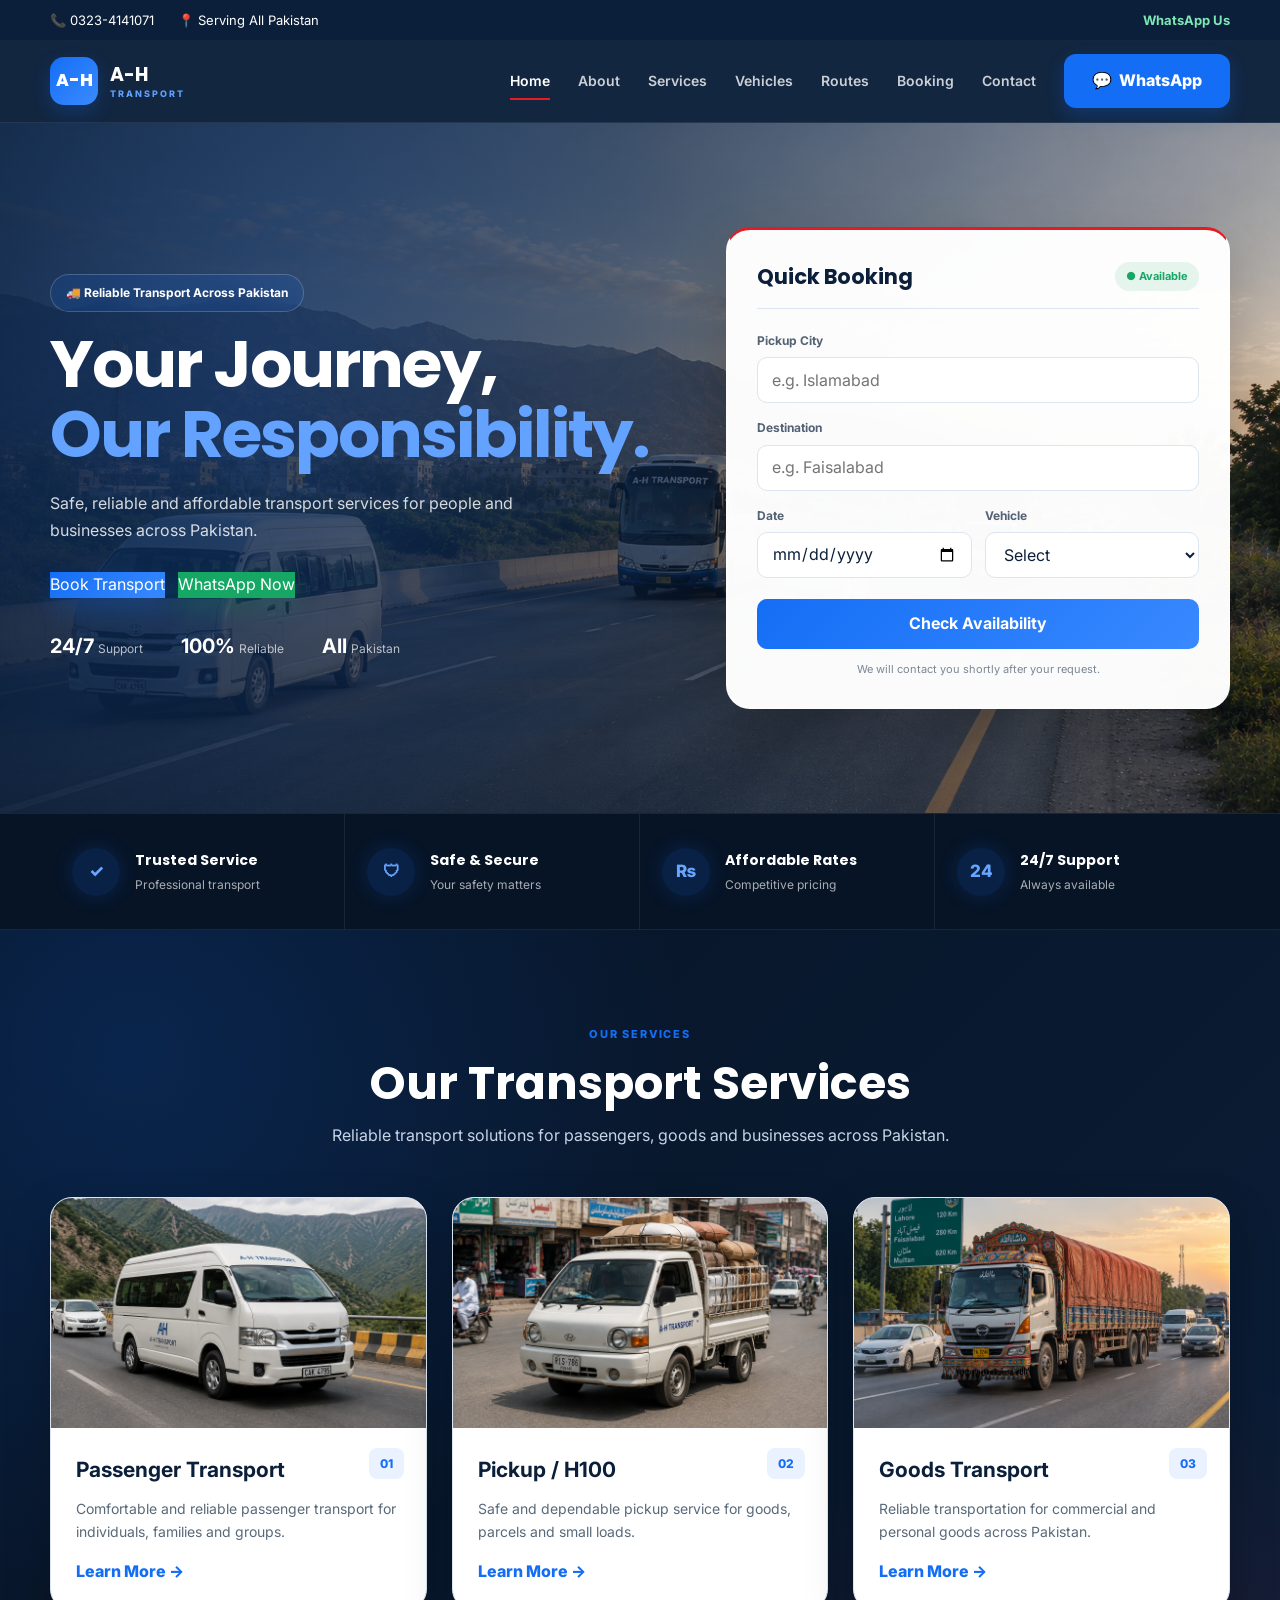
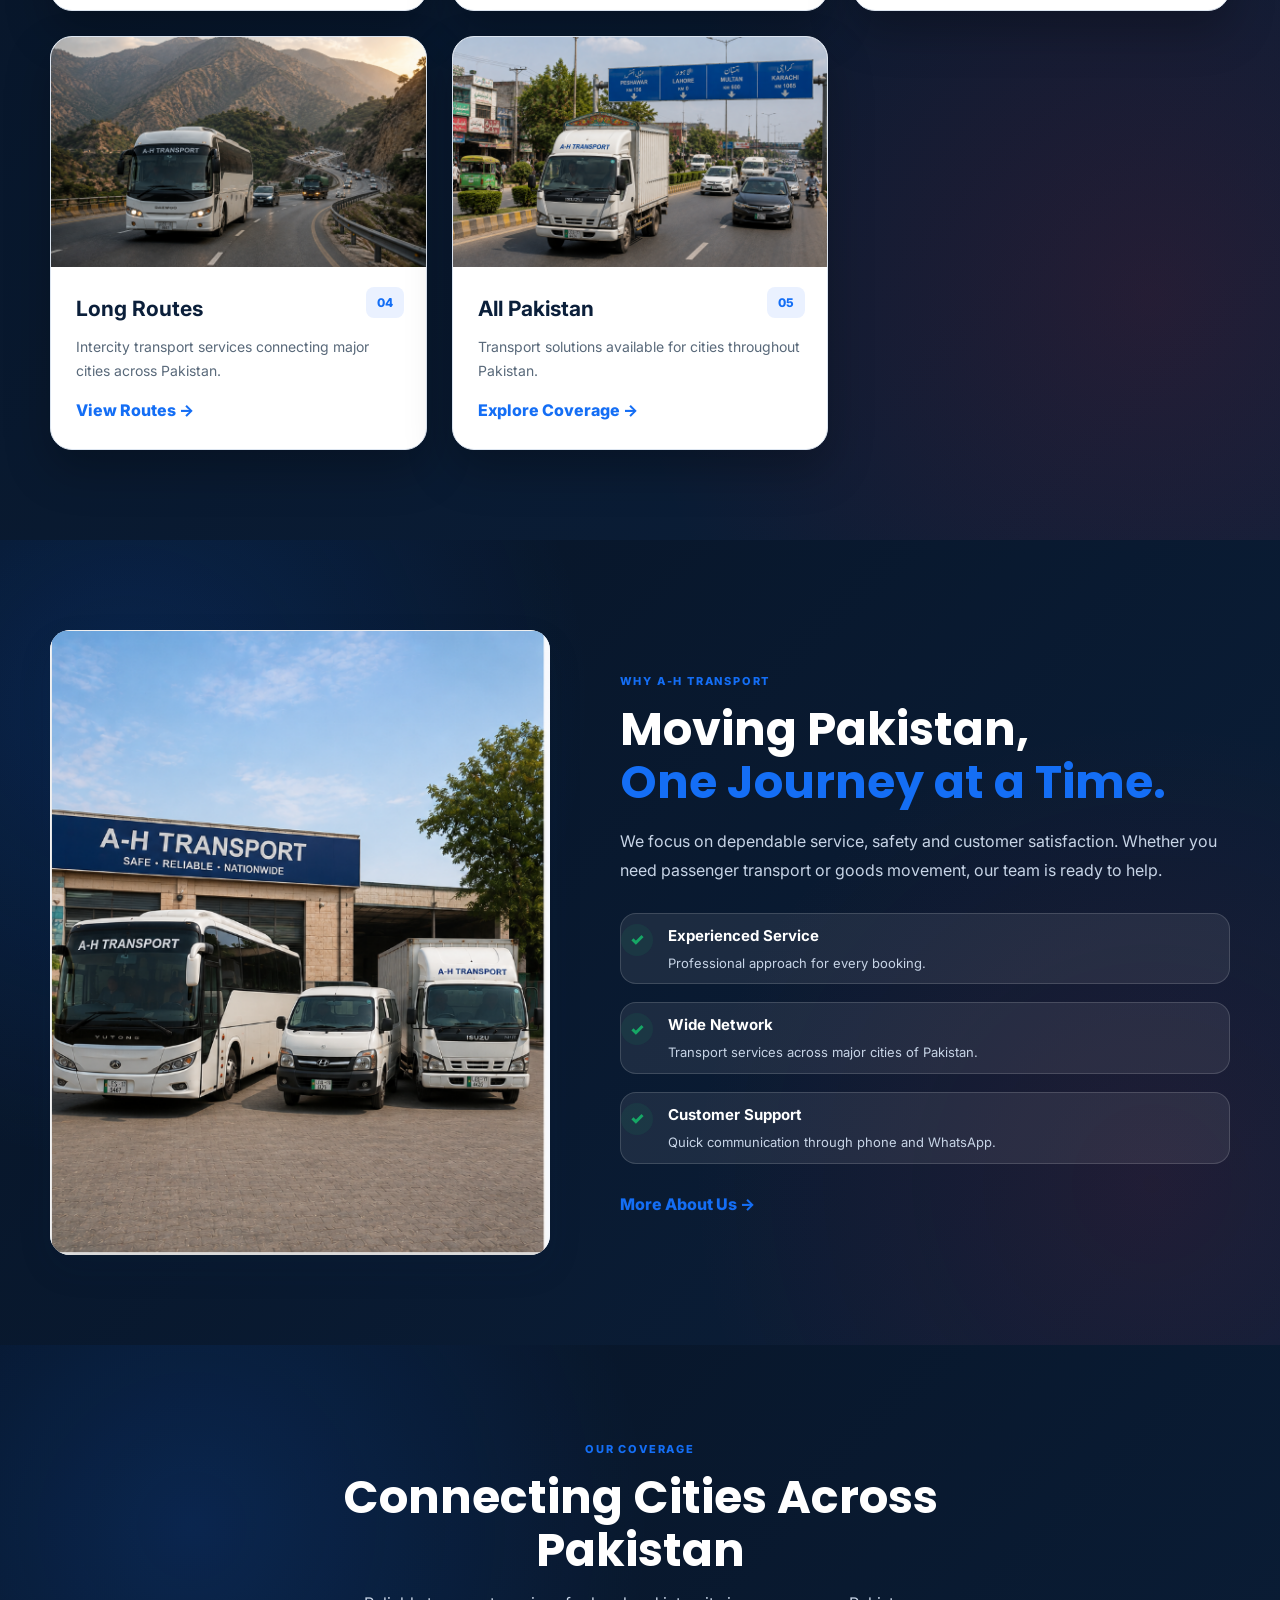
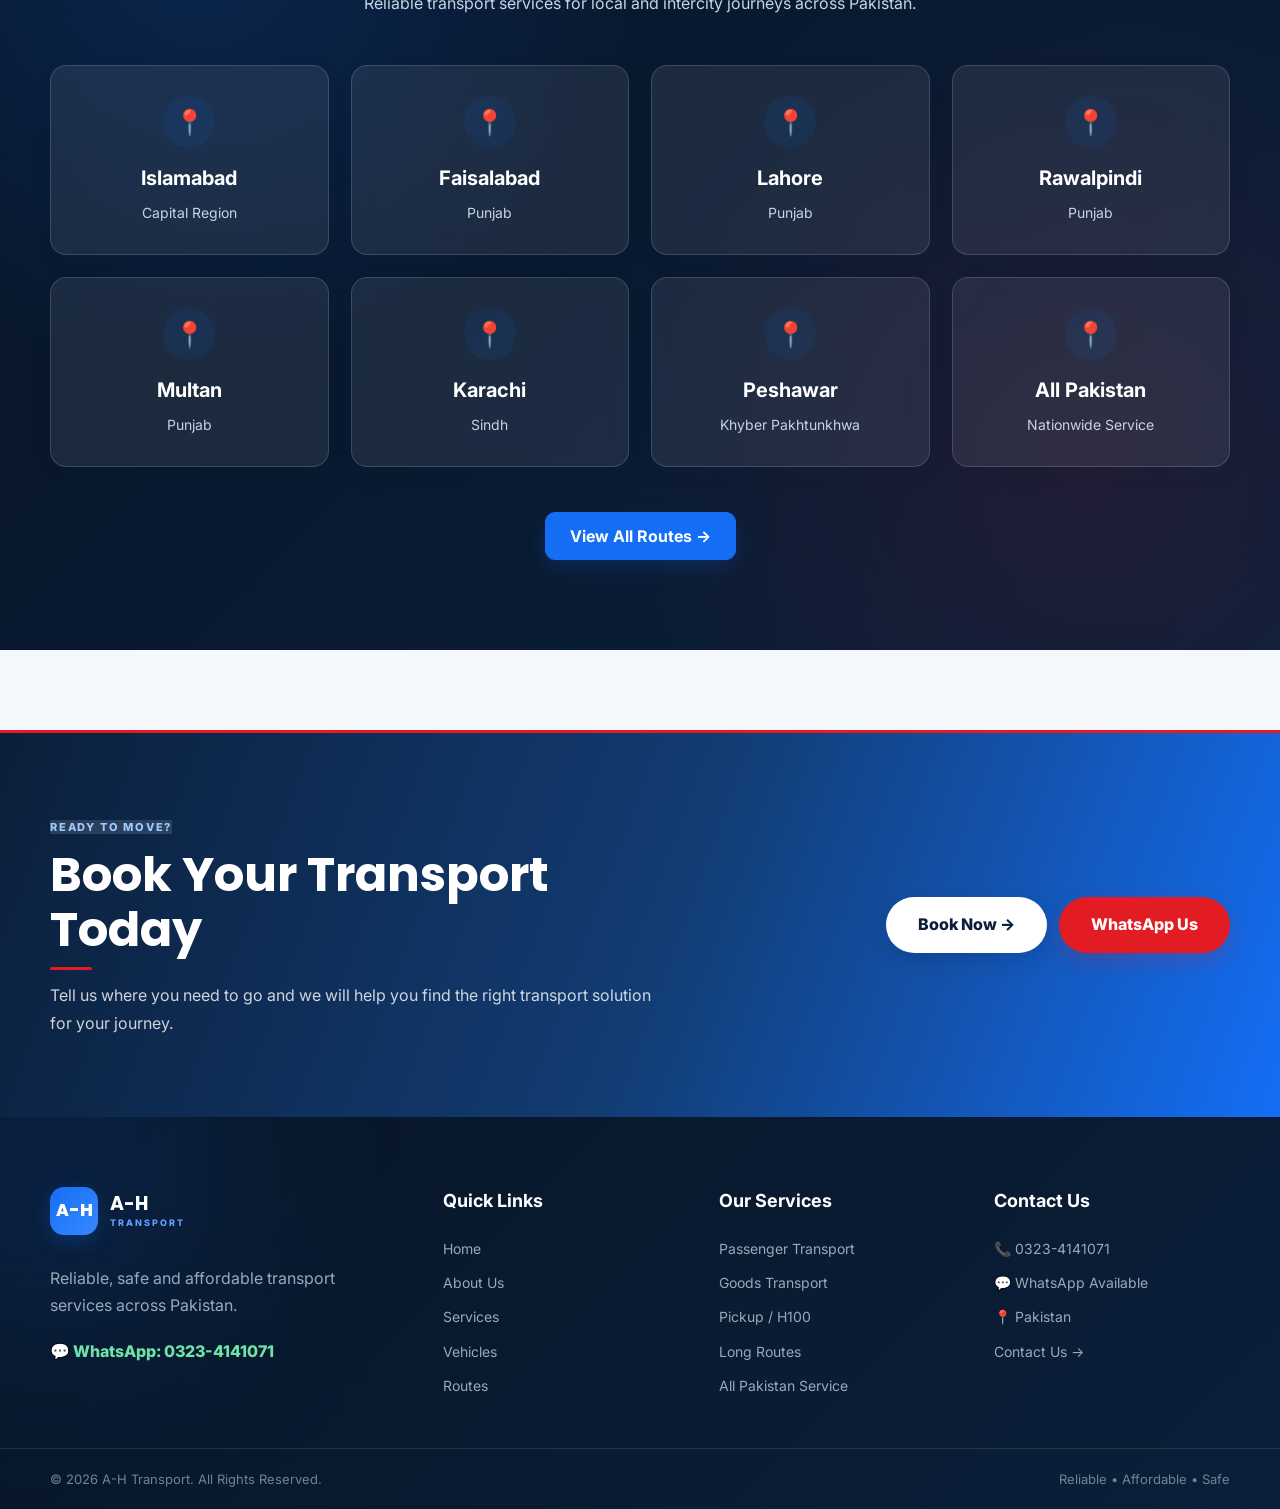
<file: index.html>
<!DOCTYPE html>
<html lang="en">
<head>
    <meta charset="UTF-8">
    <meta name="viewport" content="width=device-width, initial-scale=1.0">

    <title>A-H Transport | Reliable Transport Services Across Pakistan</title>

    <meta 
name="description"
content="A-H Transport provides safe, reliable and affordable transport services across Pakistan for passengers, goods and business needs."
>
<link rel="icon" type="image/png" href="images/favicon.png">
    <!-- Google Fonts -->
    <link rel="preconnect" href="https://fonts.googleapis.com">
    <link rel="preconnect" href="https://fonts.gstatic.com" crossorigin>

    <link
        href="https://fonts.googleapis.com/css2?family=Inter:wght@400;500;600;700;800&family=Poppins:wght@500;600;700;800&display=swap"
        rel="stylesheet"
    >

    <!-- CSS -->
    <link rel="stylesheet" href="css/style.css">
    <link rel="stylesheet" href="css/responsive.css">
</head>

<body>

    <!-- =========================
         TOP BAR
    ========================== -->
    <div class="top-bar">

        <div class="container top-bar-content">

            <div class="top-info">
                <span>📞 0323-4141071</span>
                <span>📍 Serving All Pakistan</span>
            </div>

            <a
                href="https://wa.me/923234141071"
                target="_blank"
                rel="noopener noreferrer"
                class="top-whatsapp"
            >
                WhatsApp Us
            </a>

        </div>

    </div>


    <!-- =========================
     NAVBAR
========================== -->
<header class="navbar" id="navbar">

    <div class="container nav-container">

        <a href="index.html" class="logo">

            <span class="logo-mark">
                A-H
            </span>

            <span class="logo-text">
                <strong>A-H</strong>
                <small>TRANSPORT</small>
            </span>

        </a>


       <button
    class="menu-toggle"
    id="menuToggle"
    aria-label="Open navigation menu"
    aria-expanded="false"
>
    <span></span>
    <span></span>
    <span></span>
</button>

            <nav class="nav-menu" id="navMenu">

            <a href="#home" class="nav-link active">
                Home
            </a>


            <a href="pages/about.html" class="nav-link">
                About
            </a>


            <a href="pages/services.html" class="nav-link">
                Services
            </a>


            <a href="pages/vehicles.html" class="nav-link">
                Vehicles
            </a>


            <a href="pages/routes.html" class="nav-link">
                Routes
            </a>


            <a href="pages/booking.html" class="nav-link">
                Booking
            </a>


            <a href="pages/contact.html" class="nav-link">
                Contact
            </a>



            <a
                href="https://wa.me/923234141071"
                target="_blank"
                rel="noopener noreferrer"
                class="nav-cta"
            >
                <span>💬</span>
                WhatsApp
            </a>


        </nav>


    </div>

</header>

    <main>


        <!-- =========================
             HERO SECTION
        ========================== -->
        <section class="hero" id="home">

            <div class="hero-overlay"></div>

            <div class="container hero-content">


                <!-- Hero Text -->
                <div class="hero-text">

                    <span class="hero-badge">
                        🚚 Reliable Transport Across Pakistan
                    </span>


                    <h1>
                        Your Journey,
                        <span>Our Responsibility.</span>
                    </h1>


                    <p>
                        Safe, reliable and affordable transport services
                        for people and businesses across Pakistan.
                    </p>


                    <div class="hero-buttons">

                        <a
                            href="#booking"
                            class="btn btn-primary"
                        >
                            Book Transport
                        </a>


                        <a
                            href="https://wa.me/923234141071"
                            target="_blank"
                            rel="noopener noreferrer"
                            class="btn btn-whatsapp"
                        >
                            WhatsApp Now
                        </a>

                    </div>


                    <div class="hero-trust">

                        <div>
                            <strong>24/7</strong>
                            <span>Support</span>
                        </div>

                        <div>
                            <strong>100%</strong>
                            <span>Reliable</span>
                        </div>

                        <div>
                            <strong>All</strong>
                            <span>Pakistan</span>
                        </div>

                    </div>

                </div>


                <!-- Quick Booking -->
                <div class="hero-card">

                    <div class="hero-card-header">

                        <span>
                            Quick Booking
                        </span>

                        <span class="online-dot">
                            ● Available
                        </span>

                    </div>


                    <form id="heroBookingForm">


                        <div class="input-group">

                            <label for="pickup">
                                Pickup City
                            </label>

                            <input
                                type="text"
                                id="pickup"
                                name="pickup"
                                placeholder="e.g. Islamabad"
                                required
                            >

                        </div>


                        <div class="input-group">

                            <label for="destination">
                                Destination
                            </label>

                            <input
                                type="text"
                                id="destination"
                                name="destination"
                                placeholder="e.g. Faisalabad"
                                required
                            >

                        </div>


                        <div class="form-row">


                            <div class="input-group">

                                <label for="travelDate">
                                    Date
                                </label>

                                <input
                                    type="date"
                                    id="travelDate"
                                    name="travelDate"
                                    required
                                >

                            </div>


                            <div class="input-group">

                                <label for="vehicleType">
                                    Vehicle
                                </label>

                                <select
                                    id="vehicleType"
                                    name="vehicleType"
                                    required
                                >

                                    <option value="">
                                        Select
                                    </option>

                                    <option value="Coaster">
                                        Coaster
                                    </option>

                                    <option value="Hiace">
                                        Hiace
                                    </option>

                                    <option value="Pickup">
                                        Pickup
                                    </option>

                                    <option value="Truck">
                                        Truck
                                    </option>

                                    <option value="Other">
                                        Other
                                    </option>

                                </select>

                            </div>

                        </div>


                        <button
                            type="submit"
                            class="btn booking-btn"
                        >
                            Check Availability
                        </button>


                        <p class="form-note">
                            We will contact you shortly after your request.
                        </p>

                    </form>

                </div>

            </div>

        </section>



        <!-- =========================
             TRUST STRIP
        ========================== -->
        <section class="trust-strip">

            <div class="container trust-grid">


                <div class="trust-item">

                    <div class="trust-icon">
                        ✓
                    </div>

                    <div>
                        <strong>
                            Trusted Service
                        </strong>

                        <span>
                            Professional transport
                        </span>
                    </div>

                </div>


                <div class="trust-item">

                    <div class="trust-icon">
                        🛡
                    </div>

                    <div>
                        <strong>
                            Safe & Secure
                        </strong>

                        <span>
                            Your safety matters
                        </span>
                    </div>

                </div>


                <div class="trust-item">

                    <div class="trust-icon">
                        ₨
                    </div>

                    <div>
                        <strong>
                            Affordable Rates
                        </strong>

                        <span>
                            Competitive pricing
                        </span>
                    </div>

                </div>


                <div class="trust-item">

                    <div class="trust-icon">
                        24
                    </div>

                    <div>
                        <strong>
                            24/7 Support
                        </strong>

                        <span>
                            Always available
                        </span>
                    </div>

                </div>

            </div>

        </section>



        <!-- =========================
     SERVICES SECTION
========================= -->

<section class="section services-section" id="services">

    <div class="container">


        <div class="section-heading">

            <span class="section-tag">
                OUR SERVICES
            </span>


            <h2>
                Our Transport Services
            </h2>


            <p>
                Reliable transport solutions for passengers,
                goods and businesses across Pakistan.
            </p>

        </div>



        <div class="services-grid">


            <!-- Passenger Transport -->

            <article class="service-card">

                <div class="service-image">

                    <img src="images/services/passenger-transport.png"
                    alt="Passenger Transport">

                </div>


                <div class="service-card-content">


                    <span class="service-number">
                        01
                    </span>


                    <h3>
                        Passenger Transport
                    </h3>


                    <p>
                        Comfortable and reliable passenger
                        transport for individuals, families
                        and groups.
                    </p>


                    <a href="pages/services.html">
                        Learn More →
                    </a>


                </div>

            </article>




            <!-- Pickup -->

            <article class="service-card">


                <div class="service-image">

                    <img src="images/services/pickup.png"
                    alt="Pickup Transport">

                </div>


                <div class="service-card-content">


                    <span class="service-number">
                        02
                    </span>


                    <h3>
                        Pickup / H100
                    </h3>


                    <p>
                        Safe and dependable pickup service
                        for goods, parcels and small loads.
                    </p>


                    <a href="pages/services.html">
                        Learn More →
                    </a>


                </div>


            </article>





            <!-- Goods -->

            <article class="service-card">


                <div class="service-image">


                    <img src="images/services/goods-transport.png"
                    alt="Goods Transport">


                </div>


                <div class="service-card-content">


                    <span class="service-number">
                        03
                    </span>


                    <h3>
                        Goods Transport
                    </h3>


                    <p>
                        Reliable transportation for commercial
                        and personal goods across Pakistan.
                    </p>


                    <a href="pages/services.html">
                        Learn More →
                    </a>


                </div>


            </article>





            <!-- Long Routes -->


            <article class="service-card">


                <div class="service-image">


                    <img src="images/services/long-route.png"
                    alt="Long Route Transport">


                </div>



                <div class="service-card-content">


                    <span class="service-number">
                        04
                    </span>



                    <h3>
                        Long Routes
                    </h3>



                    <p>
                        Intercity transport services connecting
                        major cities across Pakistan.
                    </p>



                    <a href="pages/routes.html">
                        View Routes →
                    </a>



                </div>


            </article>






            <!-- All Pakistan -->


            <article class="service-card">


                <div class="service-image">


                    <img src="images/services/all-pakistan.png"
                    alt="Pakistan Transport">


                </div>



                <div class="service-card-content">


                    <span class="service-number">
                        05
                    </span>



                    <h3>
                        All Pakistan
                    </h3>



                    <p>
                        Transport solutions available for
                        cities throughout Pakistan.
                    </p>



                    <a href="pages/routes.html">
                        Explore Coverage →
                    </a>


                </div>


            </article>



        </div>


    </div>


</section>
       <!-- =========================
     WHY CHOOSE US
========================= -->

<section class="section why-section">

    <div class="container why-grid">


        <div class="why-image">

            <img
                src="images/why/why-choose.png"
                alt="A-H Transport Vehicles"
            >

        </div>



        <div class="why-content">


            <span class="section-tag">
                WHY A-H TRANSPORT
            </span>



            <h2>
                Moving Pakistan,
                <span>
                    One Journey at a Time.
                </span>
            </h2>



            <p class="why-description">

                We focus on dependable service, safety and
                customer satisfaction. Whether you need passenger
                transport or goods movement, our team is ready
                to help.

            </p>



            <div class="feature-list">


                <div class="feature-item">

                    <span class="feature-check">
                        ✓
                    </span>

                    <div>

                        <h4>
                            Experienced Service
                        </h4>

                        <p>
                            Professional approach for every booking.
                        </p>

                    </div>

                </div>



                <div class="feature-item">

                    <span class="feature-check">
                        ✓
                    </span>

                    <div>

                        <h4>
                            Wide Network
                        </h4>

                        <p>
                            Transport services across major cities
                            of Pakistan.
                        </p>

                    </div>

                </div>



                <div class="feature-item">

                    <span class="feature-check">
                        ✓
                    </span>

                    <div>

                        <h4>
                            Customer Support
                        </h4>

                        <p>
                            Quick communication through phone
                            and WhatsApp.
                        </p>

                    </div>

                </div>


            </div>



            <a href="pages/about.html" class="text-link">
                More About Us →
            </a>


        </div>


    </div>


</section>
        <!-- =========================
             ROUTES / COVERAGE
        ========================== -->
        <section
            class="section routes-section"
            id="routes"
        >

            <div class="container">


                <div class="section-heading">

                    <span class="section-tag">
                        OUR COVERAGE
                    </span>

                    <h2>
                        Connecting Cities Across Pakistan
                    </h2>

                    <p>
                        Reliable transport services for local and
                        intercity journeys across Pakistan.
                    </p>

                </div>


                <div class="routes-grid">


                    <div class="route-card">

                        <span class="route-icon">
                            📍
                        </span>

                        <h3>
                            Islamabad
                        </h3>

                        <p>
                            Capital Region
                        </p>

                    </div>


                    <div class="route-card">

                        <span class="route-icon">
                            📍
                        </span>

                        <h3>
                            Faisalabad
                        </h3>

                        <p>
                            Punjab
                        </p>

                    </div>


                    <div class="route-card">

                        <span class="route-icon">
                            📍
                        </span>

                        <h3>
                            Lahore
                        </h3>

                        <p>
                            Punjab
                        </p>

                    </div>


                    <div class="route-card">

                        <span class="route-icon">
                            📍
                        </span>

                        <h3>
                            Rawalpindi
                        </h3>

                        <p>
                            Punjab
                        </p>

                    </div>


                    <div class="route-card">

                        <span class="route-icon">
                            📍
                        </span>

                        <h3>
                            Multan
                        </h3>

                        <p>
                            Punjab
                        </p>

                    </div>


                    <div class="route-card">

                        <span class="route-icon">
                            📍
                        </span>

                        <h3>
                            Karachi
                        </h3>

                        <p>
                            Sindh
                        </p>

                    </div>


                    <div class="route-card">

                        <span class="route-icon">
                            📍
                        </span>

                        <h3>
                            Peshawar
                        </h3>

                        <p>
                            Khyber Pakhtunkhwa
                        </p>

                    </div>


                    <div class="route-card">

                        <span class="route-icon">
                            📍
                        </span>

                        <h3>
                            All Pakistan
                        </h3>

                        <p>
                            Nationwide Service
                        </p>

                    </div>


                </div>


                <div class="center-button">

                    <a
                        href="pages/routes.html"
                        class="btn btn-outline"
                    >
                        View All Routes →
                    </a>

                </div>

            </div>

        </section>



        <!-- =========================
             BOOKING CTA
        ========================== -->
        <section
            class="booking-cta"
            id="booking"
        >

            <div class="container booking-cta-content">


                <div class="booking-cta-text">

                    <span class="section-tag light-tag">
                        READY TO MOVE?
                    </span>

                    <h2>
                        Book Your Transport Today
                    </h2>

                    <p>
                        Tell us where you need to go and we will help you
                        find the right transport solution for your journey.
                    </p>

                </div>


                <div class="cta-buttons">

                    <a
                        href="pages/booking.html"
                        class="btn btn-light"
                    >
                        Book Now →
                    </a>


                    <a
                        href="https://wa.me/923234141071"
                        target="_blank"
                        rel="noopener noreferrer"
                        class="btn btn-dark"
                    >
                        WhatsApp Us
                    </a>

                </div>

            </div>

        </section>



    </main>



    <!-- =========================
         FOOTER
    ========================== -->
    <footer class="footer">

        <div class="container footer-grid">


            <!-- Brand -->
            <div class="footer-brand">

                <a
                    href="index.html"
                    class="logo footer-logo"
                >

                    <span class="logo-mark">
                        A-H
                    </span>

                    <span class="logo-text">

                        <strong>
                            A-H
                        </strong>

                        <small>
                            TRANSPORT
                        </small>

                    </span>

                </a>


                <p>
                    Reliable, safe and affordable transport services
                    across Pakistan.
                </p>


                <a
                    href="https://wa.me/923234141071"
                    target="_blank"
                    rel="noopener noreferrer"
                    class="footer-whatsapp"
                >
                    💬 WhatsApp: 0323-4141071
                </a>

            </div>



            <!-- Quick Links -->
            <div class="footer-column">

                <h4>
                    Quick Links
                </h4>

                <a href="index.html">
                    Home
                </a>

                <a href="pages/about.html">
                    About Us
                </a>

                <a href="pages/services.html">
                    Services
                </a>

                <a href="pages/vehicles.html">
                    Vehicles
                </a>

                <a href="pages/routes.html">
                    Routes
                </a>

            </div>



            <!-- Services -->
            <div class="footer-column">

                <h4>
                    Our Services
                </h4>

                <a href="pages/services.html">
                    Passenger Transport
                </a>

                <a href="pages/services.html">
                    Goods Transport
                </a>

                <a href="pages/services.html">
                    Pickup / H100
                </a>

                <a href="pages/routes.html">
                    Long Routes
                </a>

                <a href="pages/routes.html">
                    All Pakistan Service
                </a>

            </div>



            <!-- Contact -->
            <div class="footer-column">

                <h4>
                    Contact Us
                </h4>

                <p>
                    📞 0323-4141071
                </p>

                <p>
                    💬 WhatsApp Available
                </p>

                <p>
                    📍 Pakistan
                </p>

                <a href="pages/contact.html">
                    Contact Us →
                </a>

            </div>


        </div>



        <!-- Footer Bottom -->
        <div class="footer-bottom">

            <div class="container footer-bottom-content">

                <p>
                    ©
                    <span id="currentYear"></span>
                    A-H Transport. All Rights Reserved.
                </p>

                <p>
                    Reliable • Affordable • Safe
                </p>

            </div>

        </div>

    </footer>



    <!-- JavaScript -->
    <script src="js/main.js"></script>
    <script src="js/booking.js"></script>

</body>
</html>
</file>
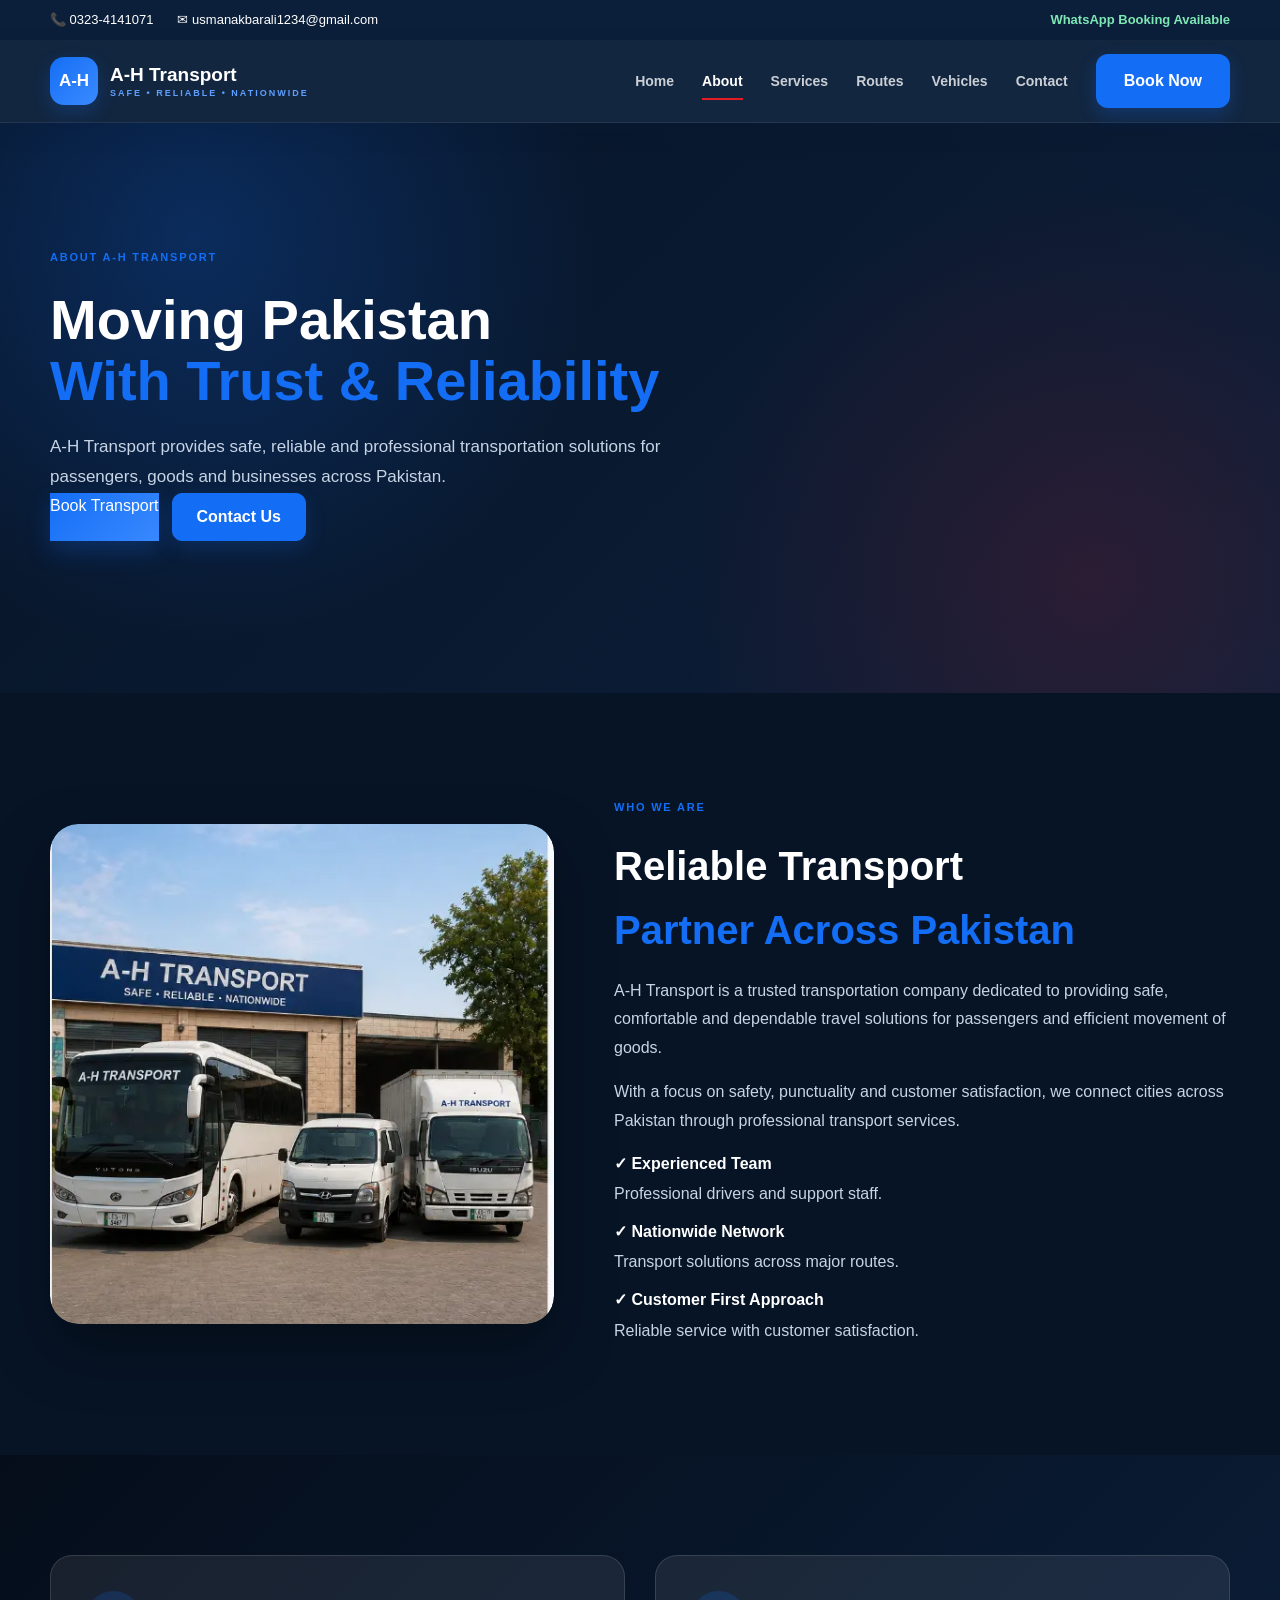
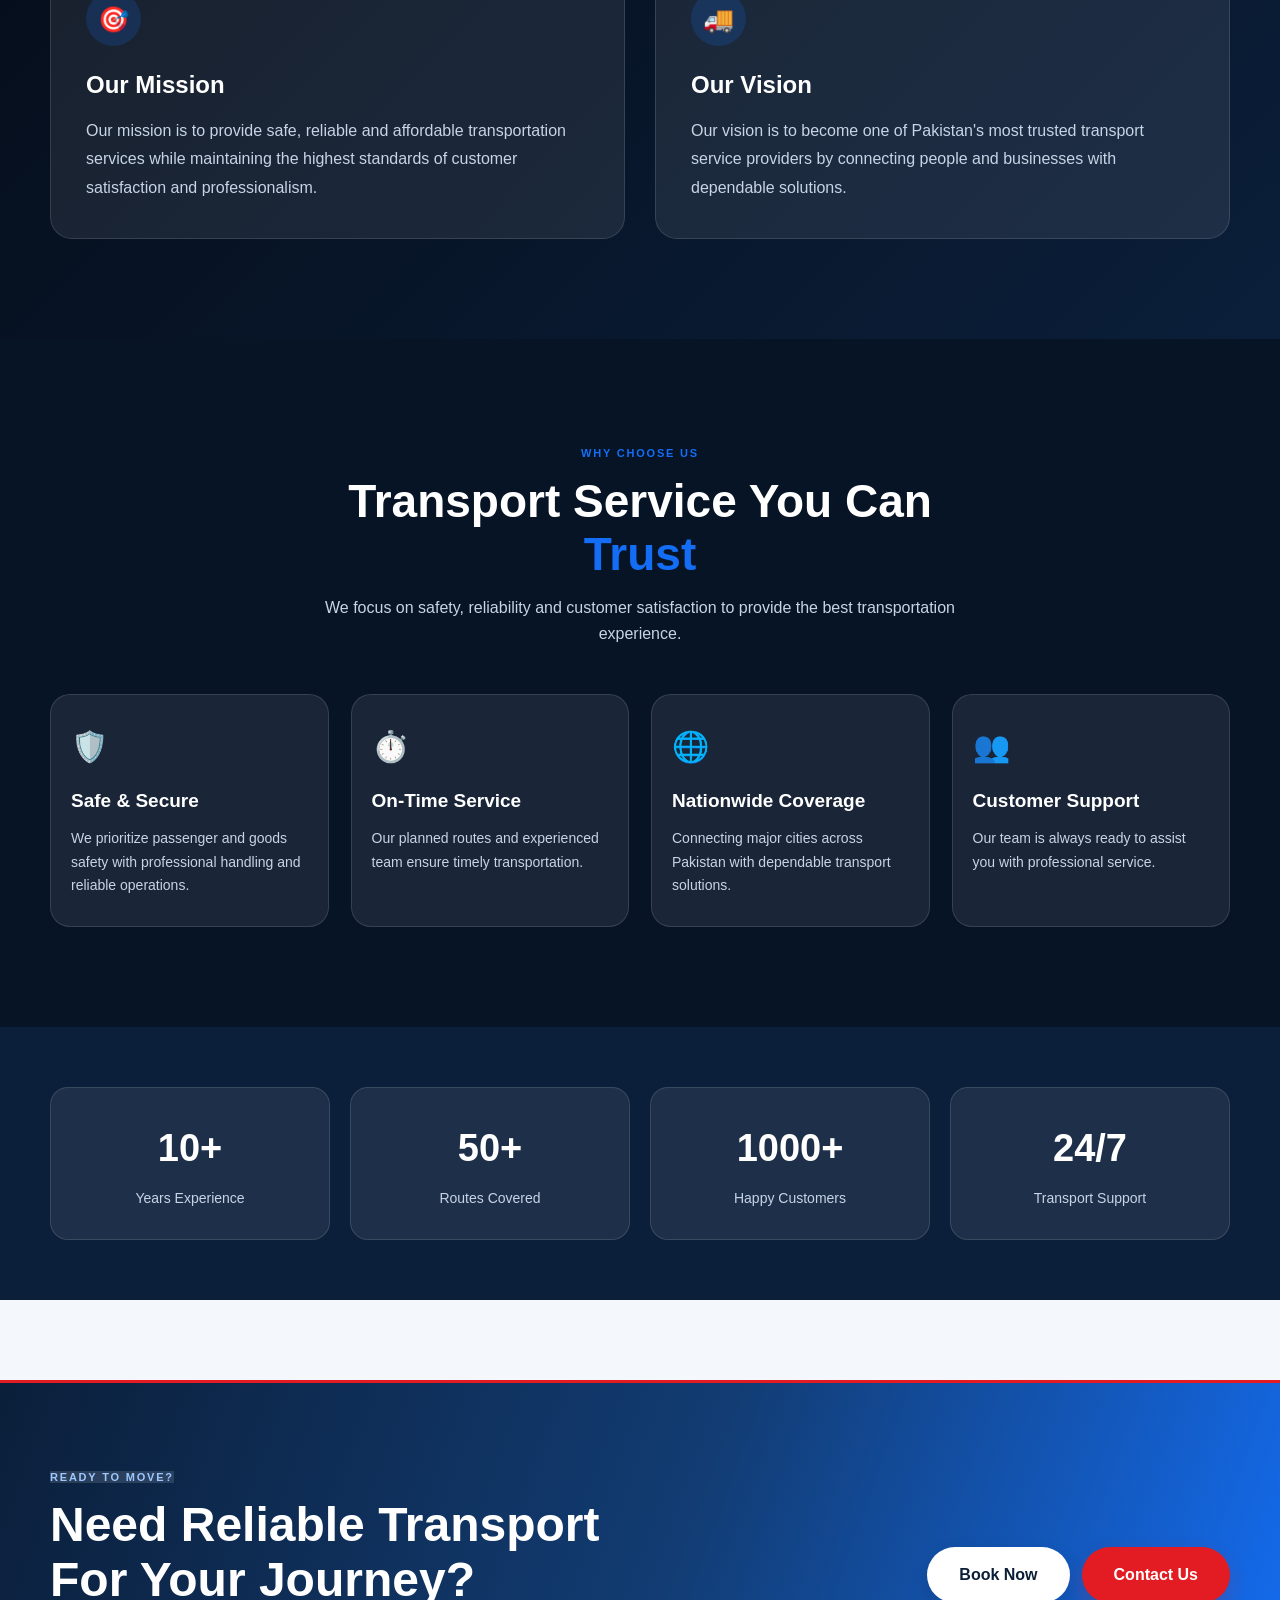
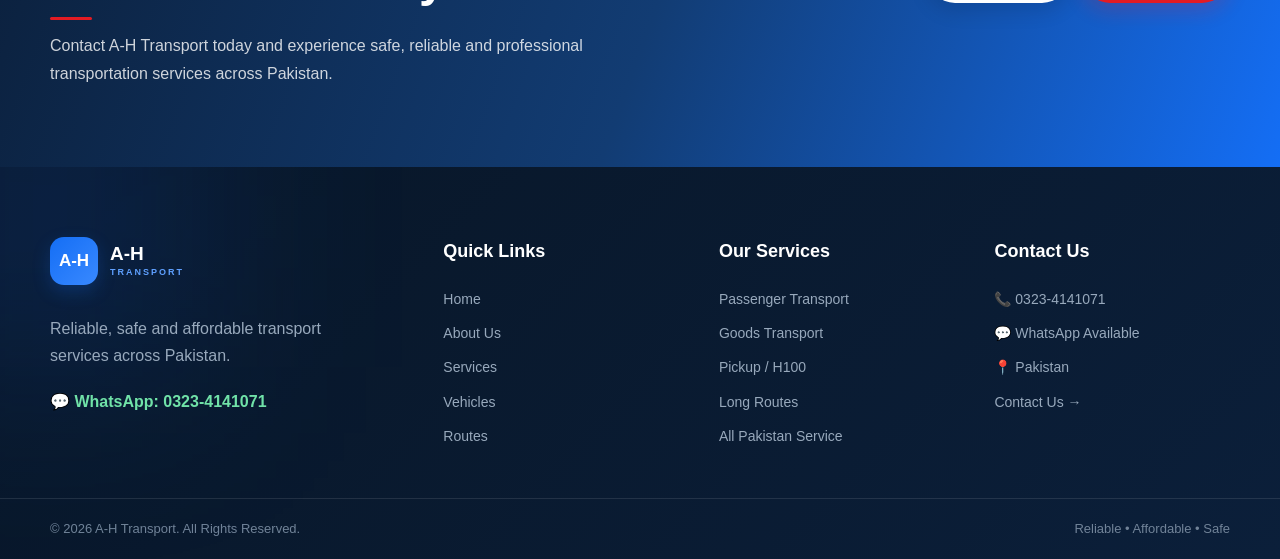
<file: pages/about.html>
<!DOCTYPE html>
<html lang="en">

<head>

    <meta charset="UTF-8">
    <meta name="viewport" content="width=device-width, initial-scale=1.0">

    <title>About A-H Transport | Safe & Reliable Transport</title>

    <meta 
name="description"
content="A-H Transport provides safe, reliable and affordable transport services across Pakistan for passengers, goods and business needs."
>
<link rel="icon" type="image/png" href="../images/favicon.png">
    <link rel="stylesheet" href="../css/style.css">
    <link rel="stylesheet" href="../css/responsive.css">

</head>


<body>


<!-- =========================
     TOP BAR
========================= -->

<div class="top-bar">

    <div class="container top-bar-content">

        <div class="top-info">

            <a href="tel:03234141071">
                📞 0323-4141071
            </a>

            <a href="mailto:usmanakbarali1234@gmail.com">
                ✉ usmanakbarali1234@gmail.com
            </a>

        </div>

        <a
            href="https://wa.me/923234141071"
            target="_blank"
            rel="noopener noreferrer"
            class="top-whatsapp"
        >
            WhatsApp Booking Available
        </a>

    </div>

</div>


<!-- =========================
     NAVBAR
========================= -->

<header class="navbar">

    <div class="container nav-container">


        <a href="../index.html" class="logo">


            <div class="logo-mark">
                A-H
            </div>


            <div class="logo-text">

                <strong>
                    A-H Transport
                </strong>

                <small>
                    SAFE • RELIABLE • NATIONWIDE
                </small>

            </div>


        </a>


          <nav class="nav-menu" id="navMenu">

            <a href="../index.html" class="nav-link">
                Home
            </a>


            <a href="about.html" class="nav-link active">
                About
            </a>


            <a href="services.html" class="nav-link">
                Services
            </a>


            <a href="routes.html" class="nav-link">
                Routes
            </a>


            <a href="vehicles.html" class="nav-link">
                Vehicles
            </a>


            <a href="contact.html" class="nav-link">
                Contact
            </a>


            <a href="booking.html" class="nav-cta">
                Book Now
            </a>


        </nav>


       <button
    class="menu-toggle"
    id="menuToggle"
    aria-label="Open navigation menu"
    aria-expanded="false"
>
    <span></span>
    <span></span>
    <span></span>
</button>


    </div>


</header>






<!-- =========================
     ABOUT HERO
========================= -->


<section class="about-hero">


    <div class="container">


        <div class="about-hero-content">


            <span class="section-tag">
                ABOUT A-H TRANSPORT
            </span>



            <h1>
                Moving Pakistan
                <span>
                    With Trust & Reliability
                </span>
            </h1>



            <p>
                A-H Transport provides safe, reliable and professional
                transportation solutions for passengers, goods and businesses
                across Pakistan.
            </p>



            <div class="hero-buttons">


                <a href="booking.html" class="btn btn-primary">
                    Book Transport
                </a>


                <a href="contact.html" class="btn btn-outline">
                    Contact Us
                </a>


            </div>



        </div>


    </div>


</section>
<!-- =========================
     WHO WE ARE
========================= -->

<section class="about-intro section">

    <div class="container">


        <div class="about-grid">


            <div class="about-image">


              <div class="about-image">

    <img
    src="../images/why/why-choose.webp"
    alt="Why Choose A-H Transport"
>
</div>
            </div>



            <div class="about-content">


                <span class="section-tag">
                    WHO WE ARE
                </span>



                <h2>
                    Reliable Transport
                    <span>
                        Partner Across Pakistan
                    </span>
                </h2>



                <p>
                    A-H Transport is a trusted transportation company
                    dedicated to providing safe, comfortable and dependable
                    travel solutions for passengers and efficient movement
                    of goods.
                </p>



                <p>
                    With a focus on safety, punctuality and customer
                    satisfaction, we connect cities across Pakistan through
                    professional transport services.
                </p>



                <div class="about-points">


                    <div class="about-point">

                        <strong>
                            ✓ Experienced Team
                        </strong>

                        <span>
                            Professional drivers and support staff.
                        </span>

                    </div>



                    <div class="about-point">

                        <strong>
                            ✓ Nationwide Network
                        </strong>

                        <span>
                            Transport solutions across major routes.
                        </span>

                    </div>



                    <div class="about-point">

                        <strong>
                            ✓ Customer First Approach
                        </strong>

                        <span>
                            Reliable service with customer satisfaction.
                        </span>

                    </div>


                </div>



            </div>



        </div>


    </div>


</section><!-- =========================
     MISSION & VISION
========================= -->

<section class="mission-section section">


    <div class="container">


        <div class="mission-grid">



            <div class="mission-card">


                <div class="mission-icon">
                    🎯
                </div>


                <h3>
                    Our Mission
                </h3>


                <p>
                    Our mission is to provide safe, reliable and affordable
                    transportation services while maintaining the highest
                    standards of customer satisfaction and professionalism.
                </p>


            </div>





            <div class="mission-card">


                <div class="mission-icon">
                    🚚
                </div>


                <h3>
                    Our Vision
                </h3>


                <p>
                    Our vision is to become one of Pakistan's most trusted
                    transport service providers by connecting people and
                    businesses with dependable solutions.
                </p>


            </div>



        </div>


    </div>


</section><!-- =========================
     WHY CHOOSE US
========================= -->

<section class="about-why section">


    <div class="container">


        <div class="section-heading">


            <span class="section-tag">
                WHY CHOOSE US
            </span>


            <h2>
                Transport Service You Can
                <span>
                    Trust
                </span>
            </h2>


            <p>
                We focus on safety, reliability and customer satisfaction
                to provide the best transportation experience.
            </p>


        </div>




        <div class="about-features">



            <div class="about-feature-card">


                <div class="feature-icon">
                    🛡️
                </div>


                <h3>
                    Safe & Secure
                </h3>


                <p>
                    We prioritize passenger and goods safety with
                    professional handling and reliable operations.
                </p>


            </div>





            <div class="about-feature-card">


                <div class="feature-icon">
                    ⏱️
                </div>


                <h3>
                    On-Time Service
                </h3>


                <p>
                    Our planned routes and experienced team ensure
                    timely transportation.
                </p>


            </div>





            <div class="about-feature-card">


                <div class="feature-icon">
                    🌐
                </div>


                <h3>
                    Nationwide Coverage
                </h3>


                <p>
                    Connecting major cities across Pakistan with
                    dependable transport solutions.
                </p>


            </div>




            <div class="about-feature-card">


                <div class="feature-icon">
                    👥
                </div>


                <h3>
                    Customer Support
                </h3>


                <p>
                    Our team is always ready to assist you with
                    professional service.
                </p>


            </div>



        </div>



    </div>


</section>





<!-- =========================
     ABOUT STATS
========================= -->


<section class="about-stats">


    <div class="container">


        <div class="stats-grid">


            <div class="stat-box">

                <strong>
                    10+
                </strong>

                <span>
                    Years Experience
                </span>

            </div>



            <div class="stat-box">

                <strong>
                    50+
                </strong>

                <span>
                    Routes Covered
                </span>

            </div>




            <div class="stat-box">

                <strong>
                    1000+
                </strong>

                <span>
                    Happy Customers
                </span>

            </div>




            <div class="stat-box">

                <strong>
                    24/7
                </strong>

                <span>
                    Transport Support
                </span>

            </div>



        </div>


    </div>


</section><!-- =========================
     ABOUT CTA
========================= -->

<section class="booking-cta">


    <div class="container">


        <div class="booking-cta-content">


            <div class="booking-cta-text">


                <span class="section-tag light-tag">
                    READY TO MOVE?
                </span>


                <h2>
                    Need Reliable Transport
                    <br>
                    For Your Journey?
                </h2>


                <p>
                    Contact A-H Transport today and experience
                    safe, reliable and professional transportation
                    services across Pakistan.
                </p>


            </div>




            <div class="cta-buttons">


                <a href="booking.html" class="btn btn-light">
                    Book Now
                </a>



                <a href="contact.html" class="btn btn-dark">
                    Contact Us
                </a>


            </div>



        </div>


    </div>


</section><!-- =========================
         FOOTER
    ========================== -->
    <footer class="footer">

        <div class="container footer-grid">


            <!-- Brand -->
            <div class="footer-brand">

                <a
                    href="index.html"
                    class="logo footer-logo"
                >

                    <span class="logo-mark">
                        A-H
                    </span>

                    <span class="logo-text">

                        <strong>
                            A-H
                        </strong>

                        <small>
                            TRANSPORT
                        </small>

                    </span>

                </a>


                <p>
                    Reliable, safe and affordable transport services
                    across Pakistan.
                </p>


                <a
                    href="https://wa.me/923234141071"
                    target="_blank"
                    rel="noopener noreferrer"
                    class="footer-whatsapp"
                >
                    💬 WhatsApp: 0323-4141071
                </a>

            </div>



            <!-- Quick Links -->
            <div class="footer-column">

                <h4>
                    Quick Links
                </h4>

                <a href="index.html">
                    Home
                </a>

                <a href="pages/about.html">
                    About Us
                </a>

                <a href="pages/services.html">
                    Services
                </a>

                <a href="pages/vehicles.html">
                    Vehicles
                </a>

                <a href="pages/routes.html">
                    Routes
                </a>

            </div>



            <!-- Services -->
            <div class="footer-column">

                <h4>
                    Our Services
                </h4>

                <a href="pages/services.html">
                    Passenger Transport
                </a>

                <a href="pages/services.html">
                    Goods Transport
                </a>

                <a href="pages/services.html">
                    Pickup / H100
                </a>

                <a href="pages/routes.html">
                    Long Routes
                </a>

                <a href="pages/routes.html">
                    All Pakistan Service
                </a>

            </div>



            <!-- Contact -->
            <div class="footer-column">

                <h4>
                    Contact Us
                </h4>

                <p>
                    📞 0323-4141071
                </p>

                <p>
                    💬 WhatsApp Available
                </p>

                <p>
                    📍 Pakistan
                </p>

                <a href="pages/contact.html">
                    Contact Us →
                </a>

            </div>


        </div>



        <!-- Footer Bottom -->
        <div class="footer-bottom">

            <div class="container footer-bottom-content">

                <p>
                    ©
                    <span id="currentYear"></span>
                    A-H Transport. All Rights Reserved.
                </p>

                <p>
                    Reliable • Affordable • Safe
                </p>

            </div>

        </div>

    </footer>



    <!-- JavaScript -->
    <script src="../js/main.js"></script>
<script src="../js/booking.js"></script>
</body>
</html>
</file>
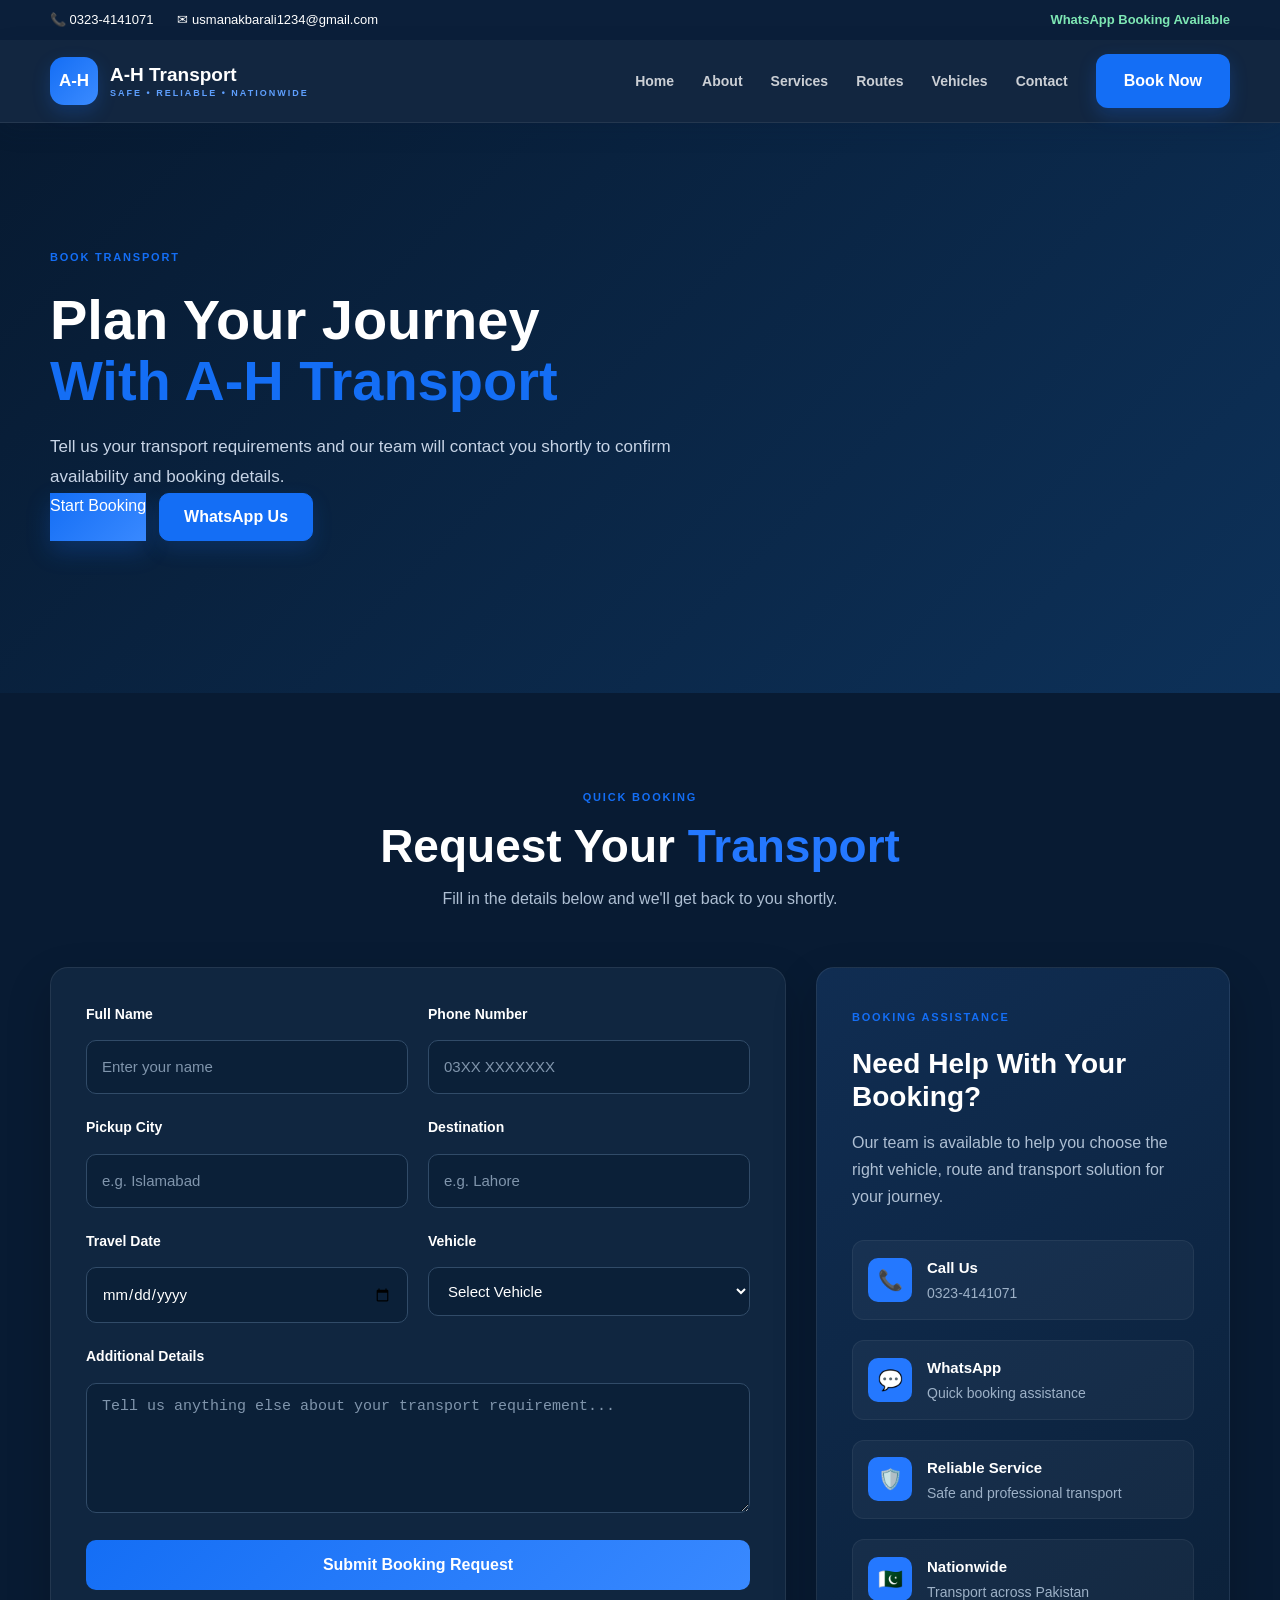
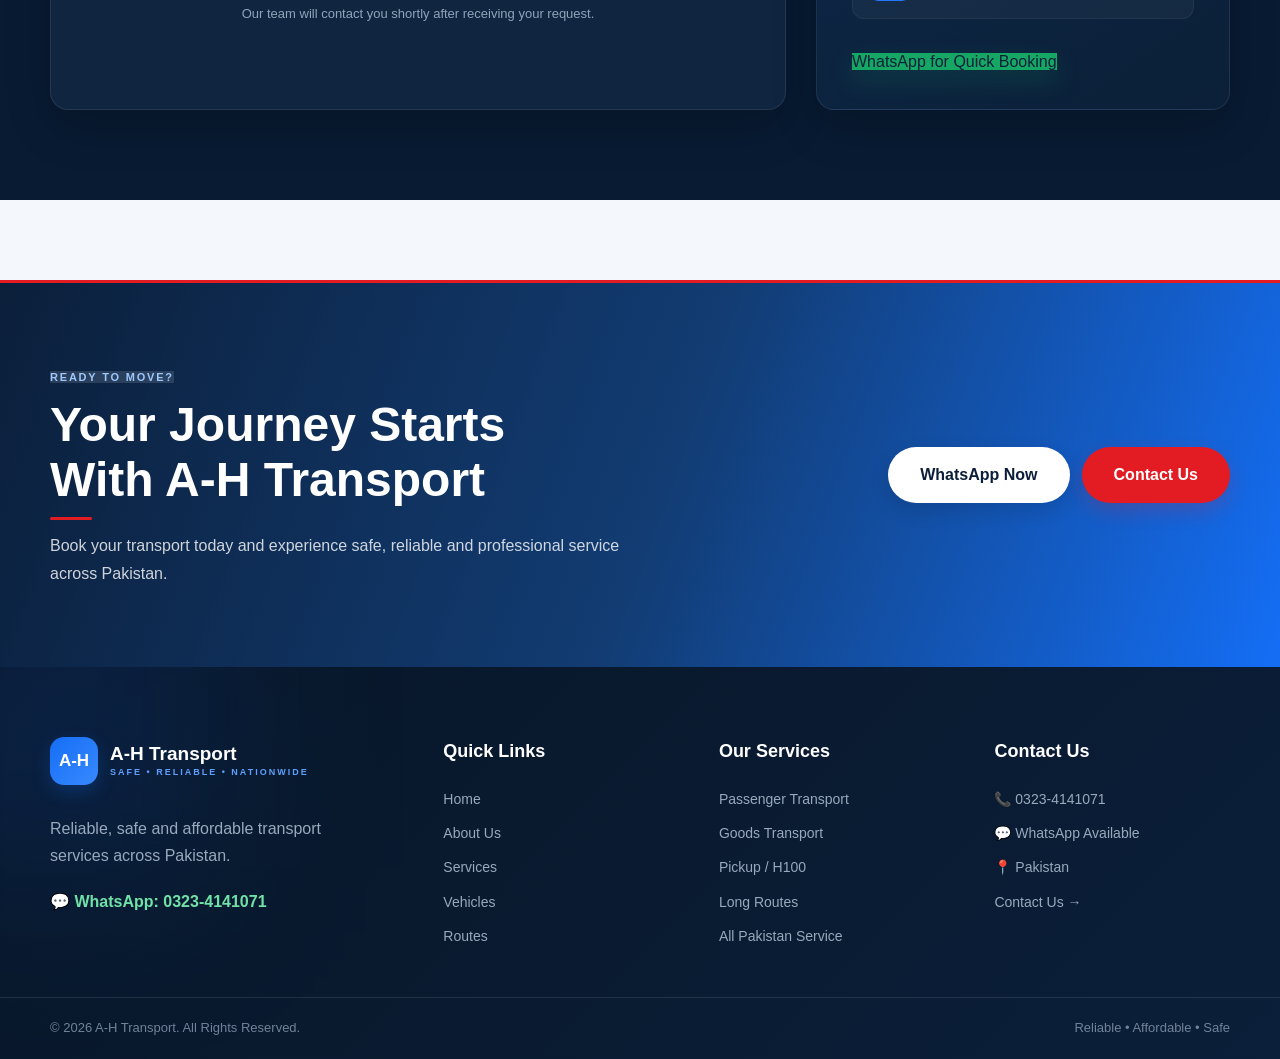
<file: pages/booking.html>
<!DOCTYPE html>
<html lang="en">

<head>

    <meta charset="UTF-8">

    <meta
        name="viewport"
        content="width=device-width, initial-scale=1.0"
    >

    <title>
        Book Transport | A-H Transport Pakistan
    </title>

    <meta 
name="description"
content="A-H Transport provides safe, reliable and affordable transport services across Pakistan for passengers, goods and business needs."
>
<link rel="icon" type="image/png" href="../images/favicon.png">
    <link
        rel="stylesheet"
        href="../css/style.css"
    >

    <link
        rel="stylesheet"
        href="../css/responsive.css"
    >

</head>


<body>


<!-- =========================
     TOP BAR
========================= -->

<div class="top-bar">

    <div class="container top-bar-content">

        <div class="top-info">

            <a href="tel:03234141071">
                📞 0323-4141071
            </a>

            <a href="mailto:usmanakbarali1234@gmail.com">
                ✉ usmanakbarali1234@gmail.com
            </a>

        </div>

        <a
            href="https://wa.me/923234141071"
            target="_blank"
            rel="noopener noreferrer"
            class="top-whatsapp"
        >
            WhatsApp Booking Available
        </a>

    </div>

</div>

<!-- =========================
     NAVBAR
========================= -->

<header class="navbar">

    <div class="container nav-container">


        <a
            href="../index.html"
            class="logo"
        >

            <div class="logo-mark">
                A-H
            </div>


            <div class="logo-text">

                <strong>
                    A-H Transport
                </strong>

                <small>
                    SAFE • RELIABLE • NATIONWIDE
                </small>

            </div>

        </a>



       <nav class="nav-menu" id="navMenu">

            <a
                href="../index.html"
                class="nav-link"
            >
                Home
            </a>


            <a
                href="about.html"
                class="nav-link"
            >
                About
            </a>


            <a
                href="services.html"
                class="nav-link"
            >
                Services
            </a>


            <a
                href="routes.html"
                class="nav-link"
            >
                Routes
            </a>


            <a
                href="vehicles.html"
                class="nav-link"
            >
                Vehicles
            </a>


            <a
                href="contact.html"
                class="nav-link"
            >
                Contact
            </a>


            <a
                href="booking.html"
                class="nav-cta active"
            >
                Book Now
            </a>

        </nav>


        <button
    class="menu-toggle"
    id="menuToggle"
    aria-label="Open navigation menu"
    aria-expanded="false"
>
    <span></span>
    <span></span>
    <span></span>
</button>

    </div>

</header>




<!-- =========================
     BOOKING HERO
========================= -->

<section class="about-hero booking-hero">

    <div class="container">

        <div class="about-hero-content">


            <span class="section-tag">
                BOOK TRANSPORT
            </span>


            <h1>

                Plan Your Journey

                <span>
                    With A-H Transport
                </span>

            </h1>


            <p>

                Tell us your transport requirements and
                our team will contact you shortly to confirm
                availability and booking details.

            </p>


            <div class="hero-buttons">

                <a
                    href="#booking-form"
                    class="btn btn-primary"
                >
                    Start Booking
                </a>


                <a
                    href="https://wa.me/923234141071"
                    target="_blank"
                    rel="noopener noreferrer"
                    class="btn btn-outline"
                >
                    WhatsApp Us
                </a>

            </div>


        </div>

    </div>

</section>




<!-- =========================
     BOOKING SECTION
========================= -->

<section
    class="section booking-section"
    id="booking-form"
>

    <div class="container">


        <div class="section-heading">

            <span class="section-tag">
                QUICK BOOKING
            </span>


            <h2>

                Request Your

                <span>
                    Transport
                </span>

            </h2>


            <p>

                Fill in the details below and
                we'll get back to you shortly.

            </p>

        </div>


        <div class="booking-layout">


            <!-- BOOKING FORM -->

            <div class="booking-form-box">

                <form id="bookingForm">


                    <div class="form-row">


                        <div class="input-group">

                            <label for="bookingName">
                                Full Name
                            </label>

                            <input
                                type="text"
                                id="bookingName"
                                name="name"
                                placeholder="Enter your name"
                                required
                            >

                        </div>


                        <div class="input-group">

                            <label for="bookingPhone">
                                Phone Number
                            </label>

                            <input
                                type="tel"
                                id="bookingPhone"
                                name="phone"
                                placeholder="03XX XXXXXXX"
                                required
                            >

                        </div>


                    </div>


                    <div class="form-row">


                        <div class="input-group">

                            <label for="pickupCity">
                                Pickup City
                            </label>

                            <input
                                type="text"
                                id="pickupCity"
                                name="pickup"
                                placeholder="e.g. Islamabad"
                                required
                            >

                        </div>


                        <div class="input-group">

                            <label for="destinationCity">
                                Destination
                            </label>

                            <input
                                type="text"
                                id="destinationCity"
                                name="destination"
                                placeholder="e.g. Lahore"
                                required
                            >

                        </div>


                    </div>


                    <div class="form-row">


                        <div class="input-group">

                            <label for="bookingDate">
                                Travel Date
                            </label>

                            <input
                                type="date"
                                id="bookingDate"
                                name="date"
                                required
                            >

                        </div>


                        <div class="input-group">

                            <label for="bookingVehicle">
                                Vehicle
                            </label>

                            <select
                                id="bookingVehicle"
                                name="vehicle"
                                required
                            >

                                <option value="">
                                    Select Vehicle
                                </option>

                                <option value="Coaster">
                                    Coaster
                                </option>

                                <option value="Hiace">
                                    Hiace
                                </option>

                                <option value="Pickup / H100">
                                    Pickup / H100
                                </option>

                                <option value="Truck">
                                    Truck
                                </option>

                                <option value="Other">
                                    Other
                                </option>

                            </select>

                        </div>


                    </div>


                    <div class="input-group">

                        <label for="bookingMessage">
                            Additional Details
                        </label>

                        <textarea
                            id="bookingMessage"
                            name="message"
                            rows="5"
                            placeholder="Tell us anything else about your transport requirement..."
                        ></textarea>

                    </div>


                    <button
                        type="submit"
                        class="btn booking-btn"
                    >
                        Submit Booking Request
                    </button>


                    <p class="form-note">
                        Our team will contact you shortly after receiving your request.
                    </p>


                </form>

            </div>
             <!-- BOOKING ASSISTANCE -->

            <div class="booking-info-box">

                <span class="section-tag">
                    BOOKING ASSISTANCE
                </span>


                <h3>
                    Need Help With Your Booking?
                </h3>


                <p>
                    Our team is available to help you choose
                    the right vehicle, route and transport
                    solution for your journey.
                </p>


                <div class="booking-info-list">


                    <div class="booking-info-item">

                        <div class="booking-info-icon">
                            📞
                        </div>

                        <div>

                            <strong>
                                Call Us
                            </strong>

                            <span>
                                0323-4141071
                            </span>

                        </div>

                    </div>



                    <div class="booking-info-item">

                        <div class="booking-info-icon">
                            💬
                        </div>

                        <div>

                            <strong>
                                WhatsApp
                            </strong>

                            <span>
                                Quick booking assistance
                            </span>

                        </div>

                    </div>



                    <div class="booking-info-item">

                        <div class="booking-info-icon">
                            🛡️
                        </div>

                        <div>

                            <strong>
                                Reliable Service
                            </strong>

                            <span>
                                Safe and professional transport
                            </span>

                        </div>

                    </div>



                    <div class="booking-info-item">

                        <div class="booking-info-icon">
                            🇵🇰
                        </div>

                        <div>

                            <strong>
                                Nationwide
                            </strong>

                            <span>
                                Transport across Pakistan
                            </span>

                        </div>

                    </div>


                </div>


                <a
                    href="https://wa.me/923234141071"
                    target="_blank"
                    rel="noopener noreferrer"
                    class="btn btn-whatsapp"
                >
                    WhatsApp for Quick Booking
                </a>

            </div>


        </div>

    </div>

</section>





<!-- =========================
     BOOKING CTA
========================= -->


<section class="booking-cta">

    <div class="container">


        <div class="booking-cta-content">


            <div class="booking-cta-text">

                <span class="section-tag light-tag">
                    READY TO MOVE?
                </span>


                <h2>
                    Your Journey Starts
                    <br>
                    With A-H Transport
                </h2>


                <p>
                    Book your transport today and experience
                    safe, reliable and professional service
                    across Pakistan.
                </p>

            </div>



            <div class="cta-buttons">

                <a
                    href="https://wa.me/923234141071"
                    target="_blank"
                    rel="noopener noreferrer"
                    class="btn btn-light"
                >
                    WhatsApp Now
                </a>


                <a
                    href="contact.html"
                    class="btn btn-dark"
                >
                    Contact Us
                </a>

            </div>


        </div>

    </div>

</section>
<!-- =========================
         FOOTER
========================= -->


<footer class="footer">


    <div class="container footer-grid">


        <!-- BRAND -->

        <div class="footer-brand">


            <a
                href="../index.html"
                class="logo footer-logo"
            >

                <div class="logo-mark">
                    A-H
                </div>


                <div class="logo-text">

                    <strong>
                        A-H Transport
                    </strong>

                    <small>
                        SAFE • RELIABLE • NATIONWIDE
                    </small>

                </div>

            </a>



            <p>
                Reliable, safe and affordable transport services
                across Pakistan.
            </p>



            <a
                href="https://wa.me/923234141071"
                target="_blank"
                rel="noopener noreferrer"
                class="footer-whatsapp"
            >
                💬 WhatsApp: 0323-4141071
            </a>


        </div>




        <!-- QUICK LINKS -->

        <div class="footer-column">

            <h4>
                Quick Links
            </h4>


            <a href="../index.html">
                Home
            </a>


            <a href="about.html">
                About Us
            </a>


            <a href="services.html">
                Services
            </a>


            <a href="vehicles.html">
                Vehicles
            </a>


            <a href="routes.html">
                Routes
            </a>

        </div>




        <!-- SERVICES -->

        <div class="footer-column">

            <h4>
                Our Services
            </h4>


            <a href="services.html">
                Passenger Transport
            </a>


            <a href="services.html">
                Goods Transport
            </a>


            <a href="services.html">
                Pickup / H100
            </a>


            <a href="routes.html">
                Long Routes
            </a>


            <a href="routes.html">
                All Pakistan Service
            </a>

        </div>




        <!-- CONTACT -->

        <div class="footer-column">

            <h4>
                Contact Us
            </h4>


            <p>
                📞 0323-4141071
            </p>


            <p>
                💬 WhatsApp Available
            </p>


            <p>
                📍 Pakistan
            </p>


            <a href="contact.html">
                Contact Us →
            </a>

        </div>


    </div>




    <!-- FOOTER BOTTOM -->

    <div class="footer-bottom">

        <div class="container footer-bottom-content">


            <p>
                ©
                <span id="currentYear"></span>
                A-H Transport. All Rights Reserved.
            </p>


            <p>
                Reliable • Affordable • Safe
            </p>


        </div>

    </div>


</footer>




<!-- =========================
     JAVASCRIPT
========================= -->


<script src="../js/main.js"></script>

<script src="../js/booking.js"></script>


</body>

</html>
</file>
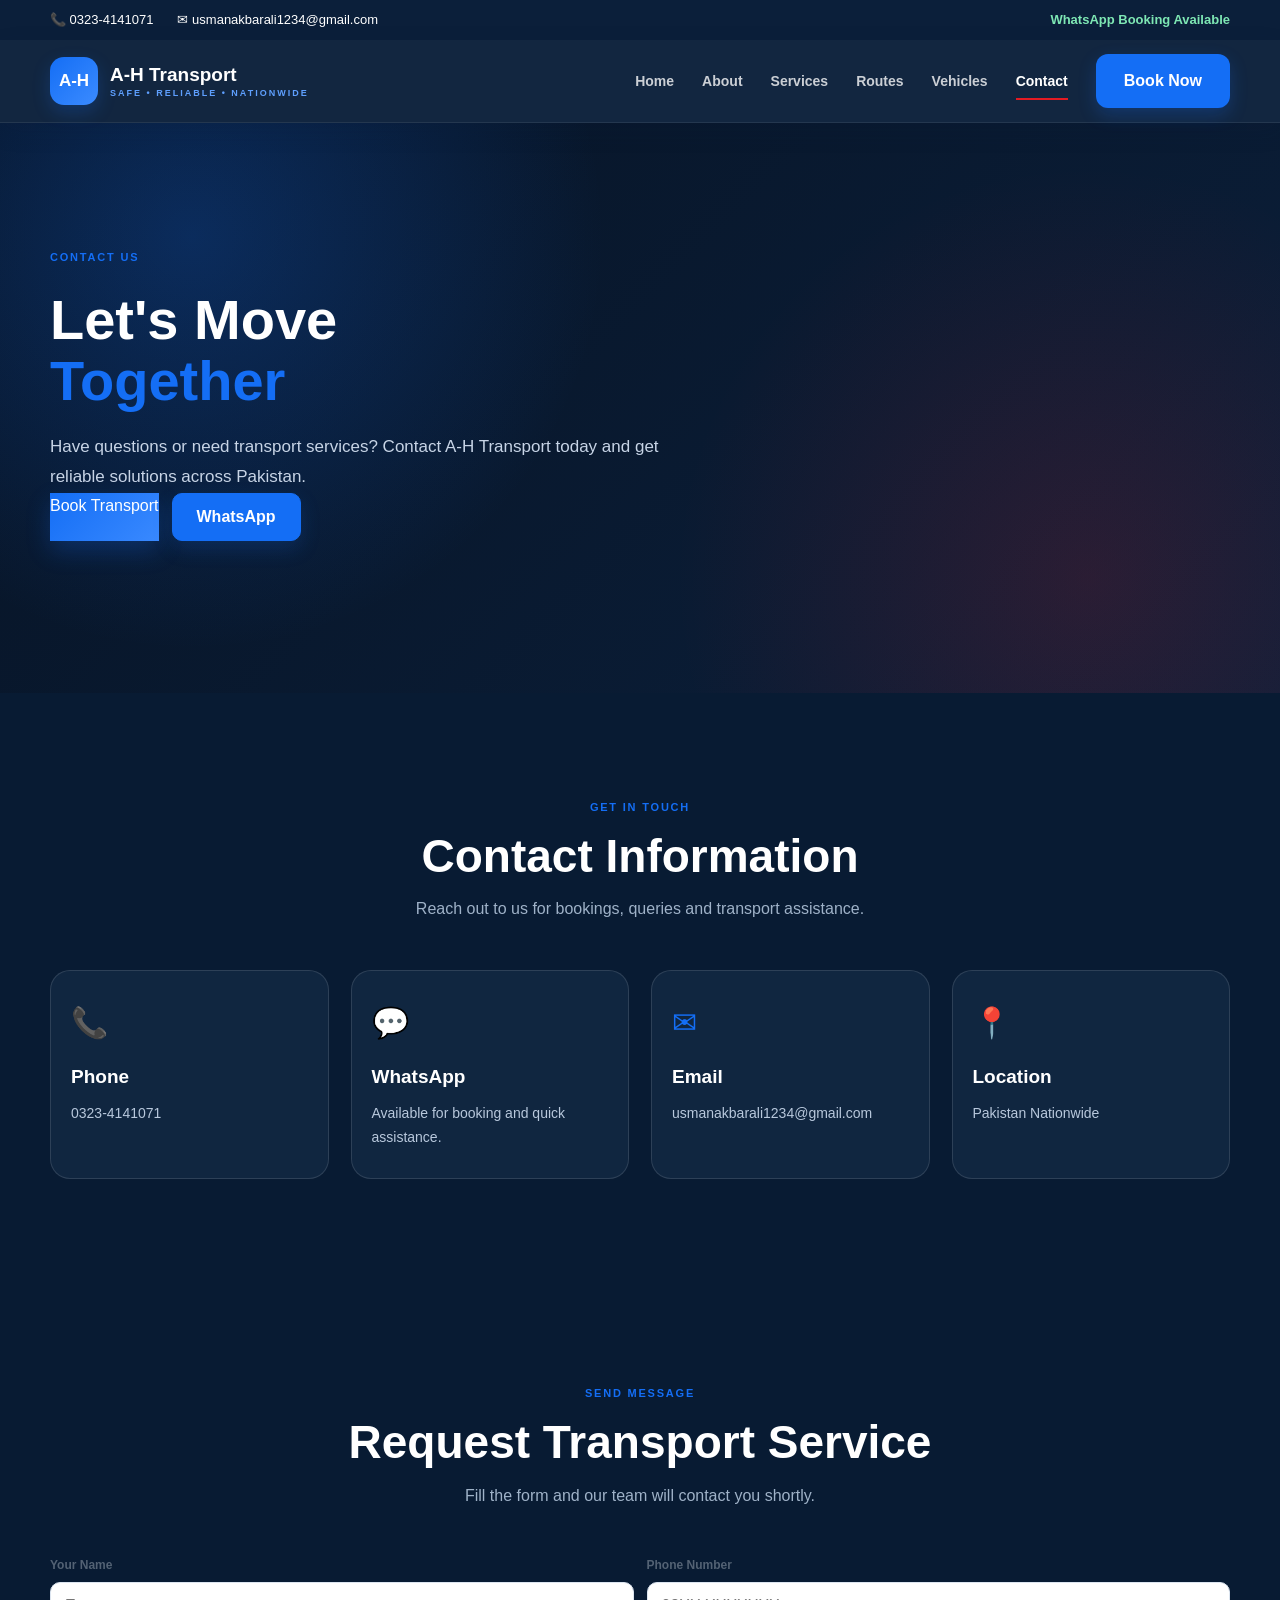
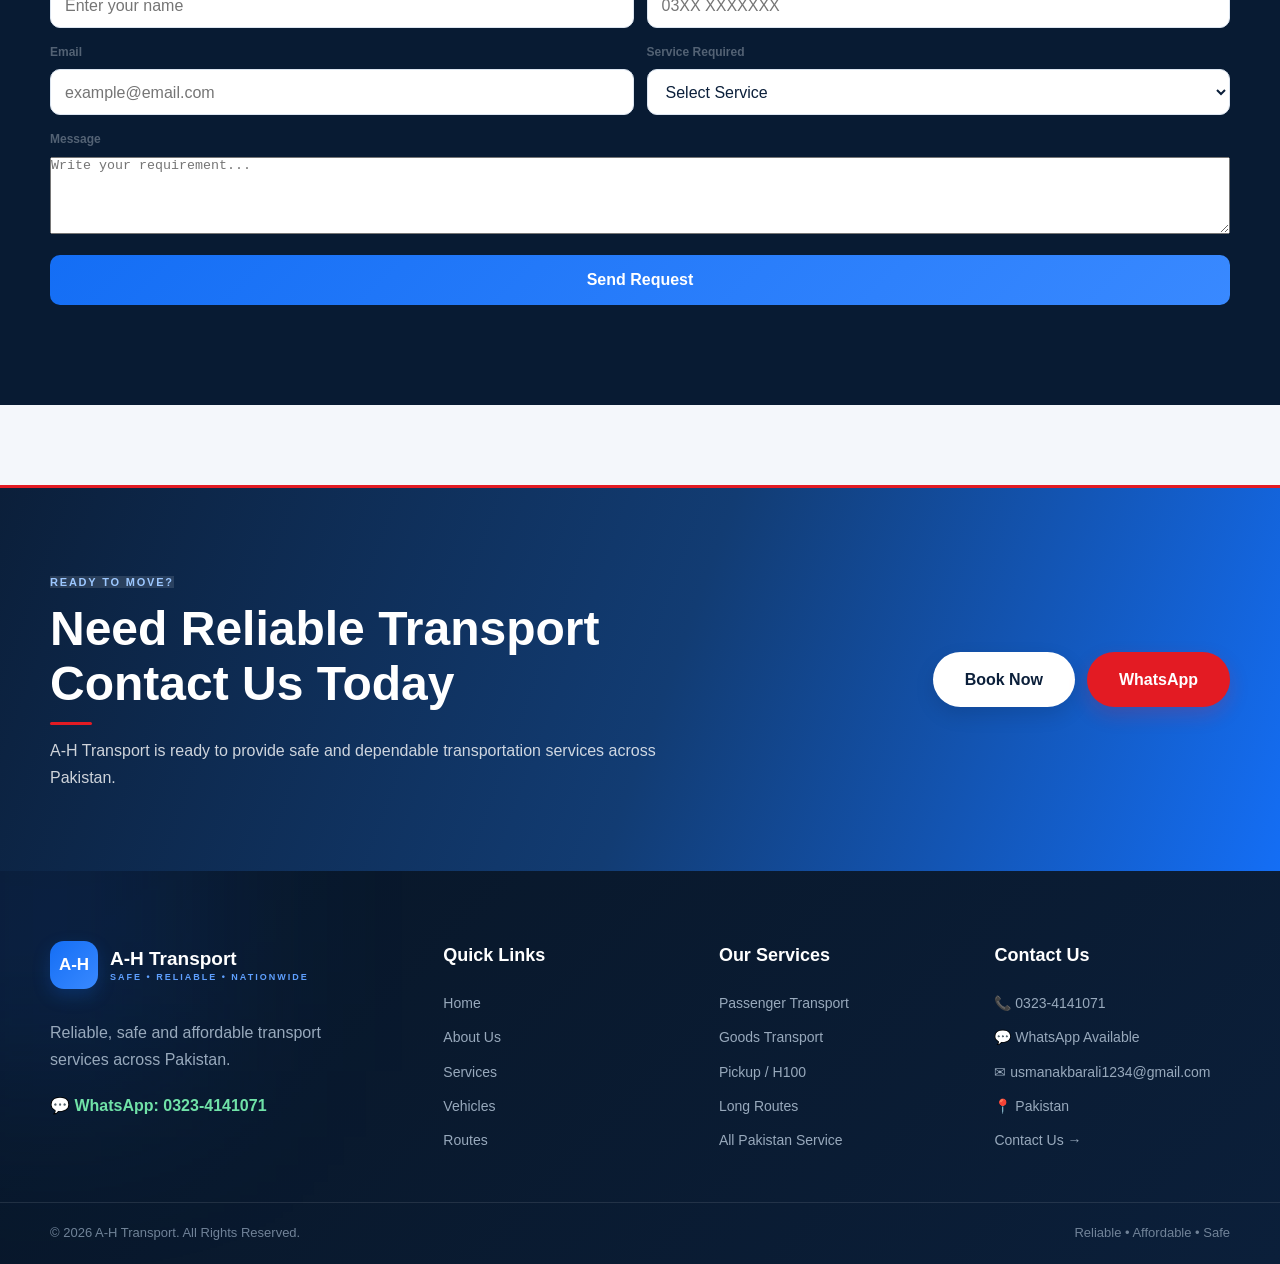
<file: pages/contact.html>
<!DOCTYPE html>
<html lang="en">

<head>

<meta charset="UTF-8">

<meta name="viewport" content="width=device-width, initial-scale=1.0">


<title>
Contact A-H Transport | Get In Touch
</title>



<meta 
name="description"
content="A-H Transport provides safe, reliable and affordable transport services across Pakistan for passengers, goods and business needs."
>

<link rel="icon" type="image/png" href="../images/favicon.png">
<link rel="stylesheet" href="../css/style.css">

<link rel="stylesheet" href="../css/responsive.css">


</head>




<body>





<div class="top-bar">

    <div class="container top-bar-content">

        <div class="top-info">

            <a href="tel:03234141071">
                📞 0323-4141071
            </a>

            <a href="mailto:usmanakbarali1234@gmail.com">
                ✉ usmanakbarali1234@gmail.com
            </a>

        </div>

        <a
            href="https://wa.me/923234141071"
            target="_blank"
            rel="noopener noreferrer"
            class="top-whatsapp"
        >
            WhatsApp Booking Available
        </a>

    </div>

</div>




<!-- =========================
     NAVBAR
========================= -->


<header class="navbar">


<div class="container nav-container">



<a href="../index.html" class="logo">



<div class="logo-mark">

A-H

</div>




<div class="logo-text">


<strong>

A-H Transport

</strong>




<small>

SAFE • RELIABLE • NATIONWIDE

</small>



</div>



</a>







<nav class="nav-menu" id="navMenu">


<a href="../index.html" class="nav-link">

Home

</a>




<a href="about.html" class="nav-link">

About

</a>




<a href="services.html" class="nav-link">

Services

</a>




<a href="routes.html" class="nav-link">

Routes

</a>




<a href="vehicles.html" class="nav-link">

Vehicles

</a>




<a href="contact.html" class="nav-link active">

Contact

</a>




<a href="booking.html" class="nav-cta">

Book Now

</a>



</nav>





<button
    class="menu-toggle"
    id="menuToggle"
    aria-label="Open navigation menu"
    aria-expanded="false"
>
    <span></span>
    <span></span>
    <span></span>
</button>


</div>


</header>







<!-- =========================
     CONTACT HERO
========================= -->


<section class="about-hero contact-hero">


<div class="container">



<div class="about-hero-content">



<span class="section-tag">

CONTACT US

</span>





<h1>

Let's Move

<span>

Together

</span>

</h1>





<p>

Have questions or need transport services?
Contact A-H Transport today and get reliable
solutions across Pakistan.

</p>





<div class="hero-buttons">



<a href="booking.html" class="btn btn-primary">

Book Transport

</a>




<a href="https://wa.me/923234141071" class="btn btn-outline">

WhatsApp

</a>



</div>




</div>



</div>


</section>







<!-- =========================
     CONTACT INFO
========================= -->


<section class="section contact-info-section">


<div class="container">



<div class="section-heading">


<span class="section-tag">

GET IN TOUCH

</span>




<h2>

Contact

<span>

Information

</span>

</h2>




<p>

Reach out to us for bookings,
queries and transport assistance.

</p>



</div>





<div class="about-features">
   <!-- CONTACT CARD 01 -->


<a
href="tel:+923234141071"
class="about-feature-card"
>


<div class="feature-icon">

📞

</div>


<h3>

Phone

</h3>


<p>

0323-4141071

</p>


</a>




<!-- CONTACT CARD 02 -->


<a 
href="https://wa.me/923234141071"
target="_blank"
rel="noopener noreferrer"
class="about-feature-card"
>


<div class="feature-icon">

💬

</div>


<h3>

WhatsApp

</h3>


<p>

Available for booking
and quick assistance.

</p>


</a>




<!-- CONTACT CARD 03 -->

<a
href="https://mail.google.com/mail/?view=cm&fs=1&to=usmanakbarali1234@gmail.com"
class="about-feature-card"
target="_blank"
rel="noopener noreferrer"
>

<div class="feature-icon">

✉

</div>

<h3>
Email
</h3>

<p>
usmanakbarali1234@gmail.com
</p>

</a>





<!-- CONTACT CARD 04 -->


<a
href="https://www.google.com/maps/search/Pakistan"
target="_blank"
rel="noopener noreferrer"
class="about-feature-card"
>


<div class="feature-icon">

📍

</div>


<h3>

Location

</h3>


<p>

Pakistan Nationwide

</p>


</a>

</section>









<!-- =========================
     CONTACT FORM
========================= -->


<section class="section contact-form-section">


<div class="container">





<div class="section-heading">


<span class="section-tag">

SEND MESSAGE

</span>




<h2>

Request

<span>

Transport Service

</span>

</h2>




<p>

Fill the form and our team will contact you shortly.

</p>



</div>








<div class="contact-form-box">



<form id="contactForm">





<div class="form-row">



<div class="input-group">


<label for="name">

Your Name

</label>


<input
type="text"
id="name"
placeholder="Enter your name"
required
>


</div>






<div class="input-group">


<label for="phone">

Phone Number

</label>



<input
type="tel"
id="phone"
placeholder="03XX XXXXXXX"
required
>


</div>




</div>








<div class="form-row">



<div class="input-group">


<label for="email">

Email

</label>



<input
type="email"
id="email"
placeholder="example@email.com"
>


</div>






<div class="input-group">


<label for="service">

Service Required

</label>



<select id="service">


<option>

Select Service

</option>



<option>

Passenger Transport

</option>



<option>

Goods Transport

</option>



<option>

Pickup / H100

</option>



<option>

Truck Service

</option>



</select>



</div>



</div>







<div class="input-group">


<label for="message">

Message

</label>



<textarea
id="message"
rows="5"
placeholder="Write your requirement..."
></textarea>



</div>







<button type="submit" class="btn booking-btn">

Send Request

</button>






</form>



</div>




</div>


</section>








<!-- =========================
     CONTACT CTA
========================= -->


<section class="booking-cta">


<div class="container">



<div class="booking-cta-content">



<div class="booking-cta-text">


<span class="section-tag light-tag">

READY TO MOVE?

</span>




<h2>

Need Reliable Transport

<br>

Contact Us Today

</h2>





<p>

A-H Transport is ready to provide
safe and dependable transportation
services across Pakistan.

</p>



</div>







<div class="cta-buttons">


<a href="booking.html" class="btn btn-light">

Book Now

</a>



<a href="https://wa.me/923234141071" class="btn btn-dark">

WhatsApp

</a>



</div>



</div>



</div>


</section>
<!-- =========================
         FOOTER
========================= -->


<footer class="footer">


<div class="container footer-grid">



<!-- BRAND -->


<div class="footer-brand">


<a href="../index.html" class="logo footer-logo">


<div class="logo-mark">

A-H

</div>




<div class="logo-text">


<strong>

A-H Transport

</strong>




<small>

SAFE • RELIABLE • NATIONWIDE

</small>



</div>


</a>





<p>

Reliable, safe and affordable transport services
across Pakistan.

</p>





<a
href="https://wa.me/923234141071"
target="_blank"
rel="noopener noreferrer"
class="footer-whatsapp"
>

💬 WhatsApp: 0323-4141071

</a>



</div>








<!-- QUICK LINKS -->


<div class="footer-column">


<h4>

Quick Links

</h4>




<a href="../index.html">

Home

</a>




<a href="about.html">

About Us

</a>




<a href="services.html">

Services

</a>




<a href="vehicles.html">

Vehicles

</a>




<a href="routes.html">

Routes

</a>



</div>








<!-- SERVICES -->


<div class="footer-column">


<h4>

Our Services

</h4>




<a href="services.html">

Passenger Transport

</a>




<a href="services.html">

Goods Transport

</a>




<a href="services.html">

Pickup / H100

</a>




<a href="routes.html">

Long Routes

</a>




<a href="routes.html">

All Pakistan Service

</a>



</div>








<!-- CONTACT -->


<div class="footer-column">


<h4>

Contact Us

</h4>




<p>

📞 0323-4141071

</p>




<p>

💬 WhatsApp Available

</p>

<a href="mailto:usmanakbarali1234@gmail.com">

✉ usmanakbarali1234@gmail.com

</a>

<p>

📍 Pakistan

</p>




<a href="contact.html">

Contact Us →

</a>



</div>




</div>









<!-- FOOTER BOTTOM -->


<div class="footer-bottom">


<div class="container footer-bottom-content">



<p>

©

<span id="currentYear"></span>

A-H Transport. All Rights Reserved.

</p>




<p>

Reliable • Affordable • Safe

</p>



</div>


</div>





</footer>








<!-- JAVASCRIPT -->


<script src="../js/main.js"></script>

<script src="../js/booking.js"></script>




</body>

</html>
</file>
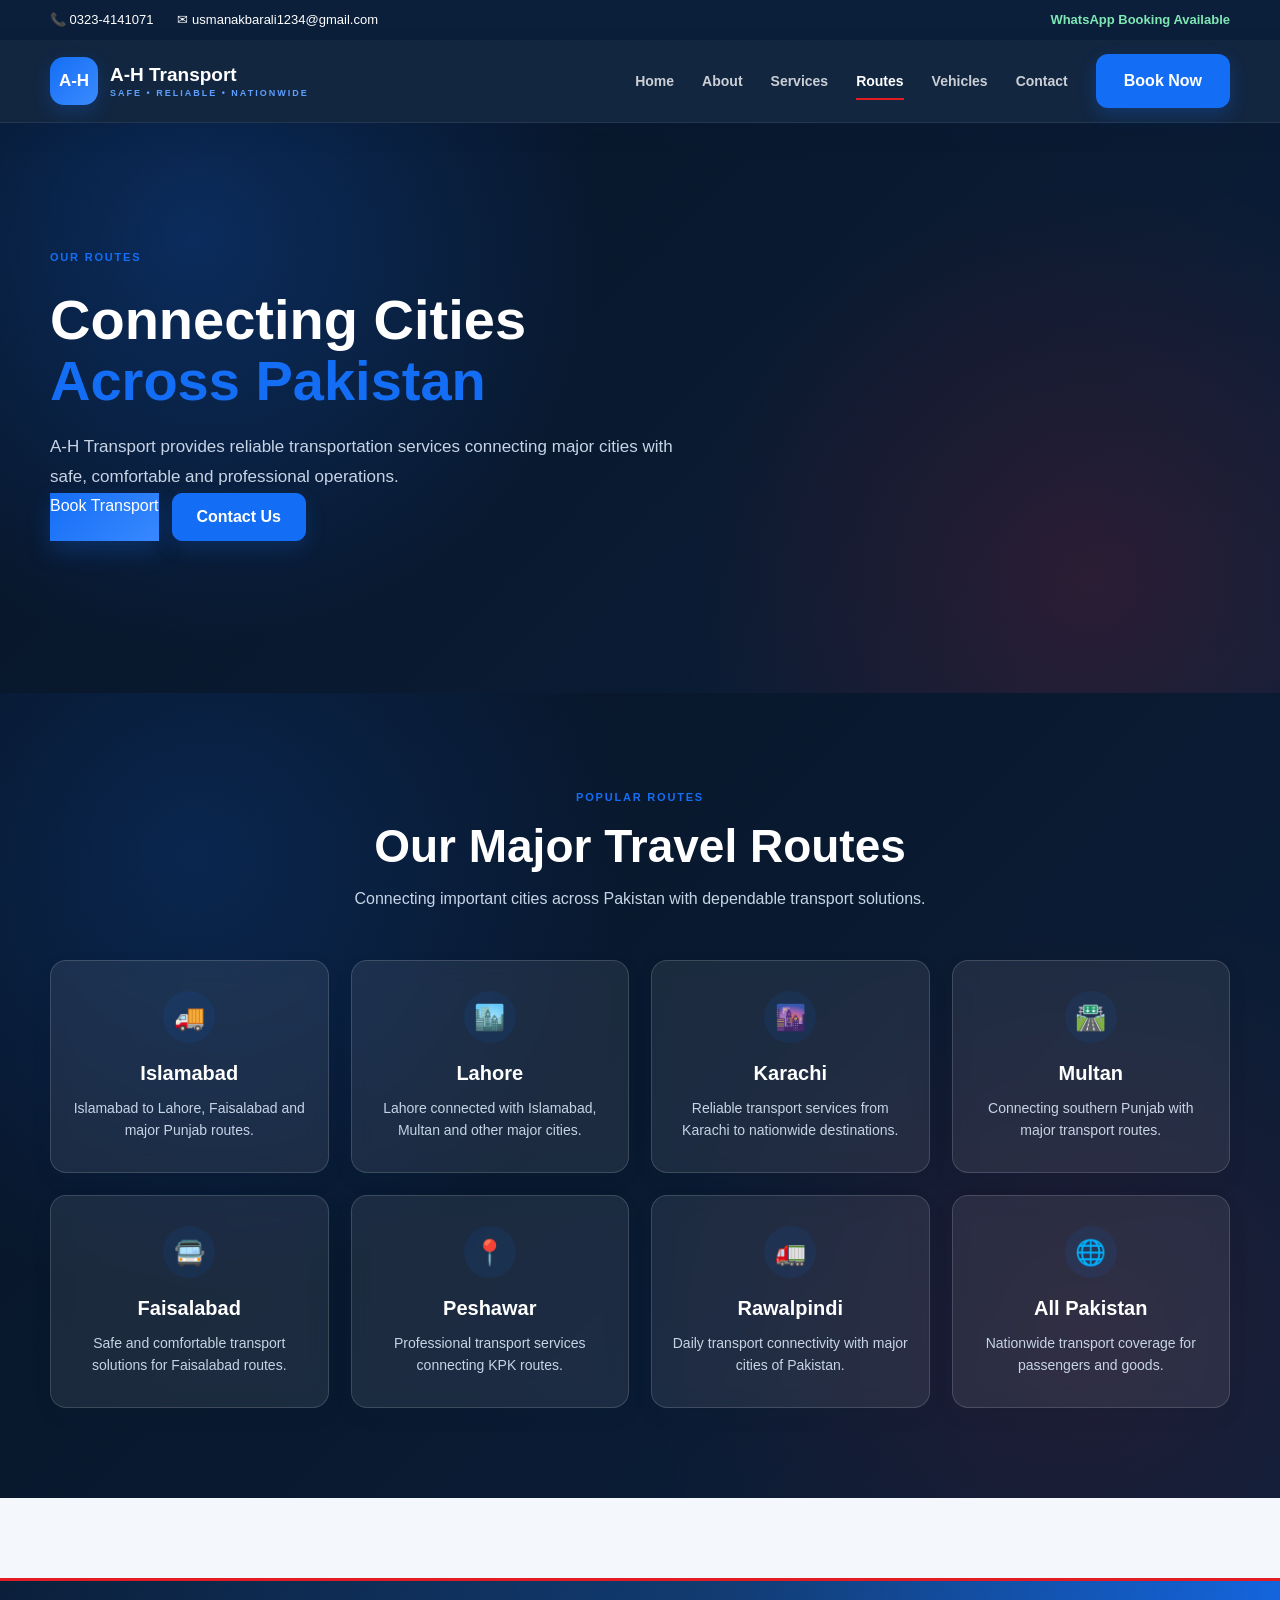
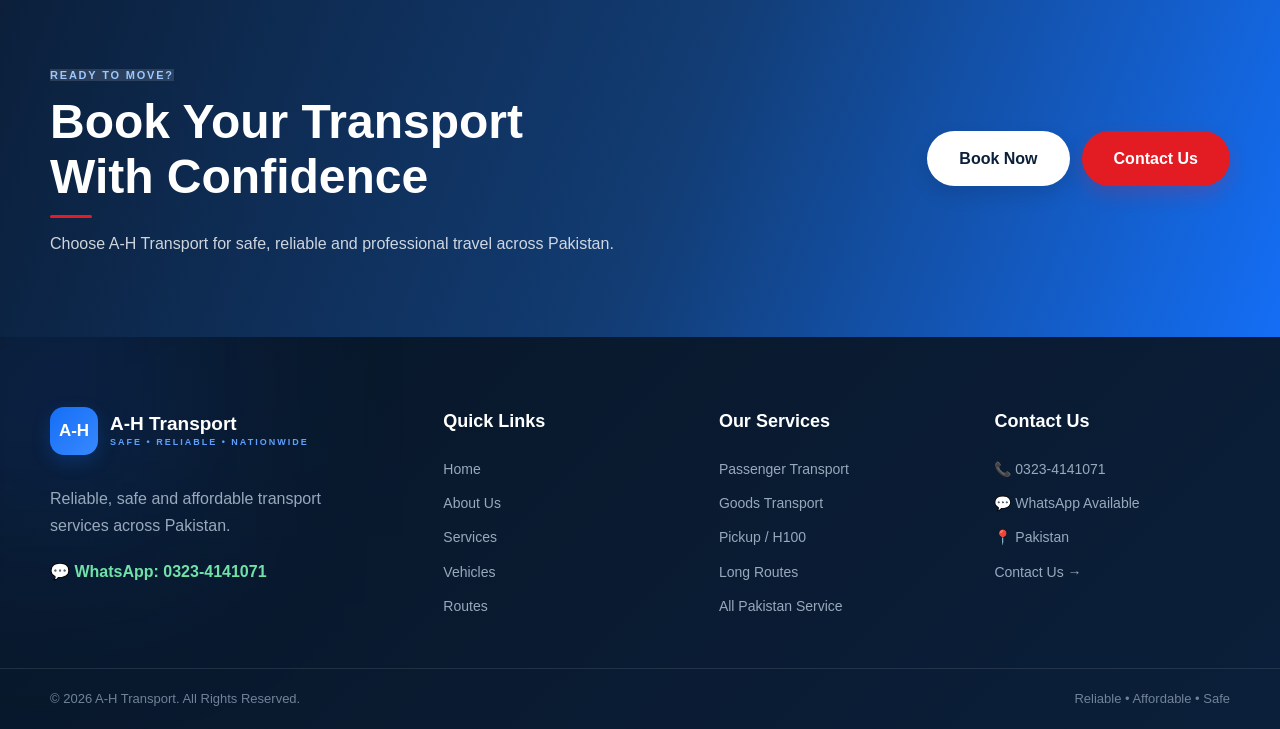
<file: pages/routes.html>
<!DOCTYPE html>
<html lang="en">

<head>

<meta charset="UTF-8">

<meta name="viewport" content="width=device-width, initial-scale=1.0">


<title>
Transport Routes Across Pakistan | A-H Transport
</title>


<meta 
name="description"
content="A-H Transport provides safe, reliable and affordable transport services across Pakistan for passengers, goods and business needs."
>
<link rel="icon" type="image/png" href="../images/favicon.png">

<link rel="stylesheet" href="../css/style.css">

<link rel="stylesheet" href="../css/responsive.css">


</head>



<body>



<!-- =========================
     TOP BAR
========================= -->

<div class="top-bar">

    <div class="container top-bar-content">

        <div class="top-info">

            <a href="tel:03234141071">
                📞 0323-4141071
            </a>

            <a href="mailto:usmanakbarali1234@gmail.com">
                ✉ usmanakbarali1234@gmail.com
            </a>

        </div>

        <a
            href="https://wa.me/923234141071"
            target="_blank"
            rel="noopener noreferrer"
            class="top-whatsapp"
        >
            WhatsApp Booking Available
        </a>

    </div>

</div>

<!-- =========================
     NAVBAR
========================= -->


<header class="navbar">


<div class="container nav-container">



<a href="../index.html" class="logo">



<div class="logo-mark">

A-H

</div>




<div class="logo-text">


<strong>

A-H Transport

</strong>


<small>

SAFE • RELIABLE • NATIONWIDE

</small>


</div>



</a>






<nav class="nav-menu" id="navMenu">


<a href="../index.html" class="nav-link">

Home

</a>



<a href="about.html" class="nav-link">

About

</a>



<a href="services.html" class="nav-link">

Services

</a>



<a href="routes.html" class="nav-link active">

Routes

</a>



<a href="vehicles.html" class="nav-link">

Vehicles

</a>



<a href="contact.html" class="nav-link">

Contact

</a>




<a href="booking.html" class="nav-cta">

Book Now

</a>



</nav>




<button
    class="menu-toggle"
    id="menuToggle"
    aria-label="Open navigation menu"
    aria-expanded="false"
>
    <span></span>
    <span></span>
    <span></span>
</button>



</div>


</header>







<!-- =========================
     ROUTES HERO
========================= -->


<section class="about-hero routes-hero">


<div class="container">



<div class="about-hero-content">



<span class="section-tag">

OUR ROUTES

</span>




<h1>

Connecting Cities

<span>

Across Pakistan

</span>

</h1>





<p>

A-H Transport provides reliable transportation
services connecting major cities with safe,
comfortable and professional operations.

</p>




<div class="hero-buttons">


<a href="booking.html" class="btn btn-primary">

Book Transport

</a>



<a href="contact.html" class="btn btn-outline">

Contact Us

</a>


</div>



</div>



</div>


</section>







<!-- =========================
     ROUTES SECTION
========================= -->


<section class="routes-section section">


<div class="container">



<div class="section-heading">


<span class="section-tag">

POPULAR ROUTES

</span>



<h2>

Our Major

<span>

Travel Routes

</span>


</h2>



<p>

Connecting important cities across Pakistan
with dependable transport solutions.

</p>



</div>





<div class="routes-grid">
    <!-- ROUTE CARD 01 -->


<div class="route-card">


<div class="route-icon">

🚚

</div>



<h3>

Islamabad

</h3>



<p>

Islamabad to Lahore, Faisalabad
and major Punjab routes.

</p>



</div>







<!-- ROUTE CARD 02 -->


<div class="route-card">


<div class="route-icon">

🏙️

</div>



<h3>

Lahore

</h3>



<p>

Lahore connected with Islamabad,
Multan and other major cities.

</p>



</div>







<!-- ROUTE CARD 03 -->


<div class="route-card">


<div class="route-icon">

🌆

</div>



<h3>

Karachi

</h3>



<p>

Reliable transport services from Karachi
to nationwide destinations.

</p>



</div>







<!-- ROUTE CARD 04 -->


<div class="route-card">


<div class="route-icon">

🛣️

</div>



<h3>

Multan

</h3>



<p>

Connecting southern Punjab with
major transport routes.

</p>



</div>







<!-- ROUTE CARD 05 -->


<div class="route-card">


<div class="route-icon">

🚍

</div>



<h3>

Faisalabad

</h3>



<p>

Safe and comfortable transport
solutions for Faisalabad routes.

</p>



</div>







<!-- ROUTE CARD 06 -->


<div class="route-card">


<div class="route-icon">

📍

</div>



<h3>

Peshawar

</h3>



<p>

Professional transport services
connecting KPK routes.

</p>



</div>







<!-- ROUTE CARD 07 -->


<div class="route-card">


<div class="route-icon">

🚛

</div>



<h3>

Rawalpindi

</h3>



<p>

Daily transport connectivity with
major cities of Pakistan.

</p>



</div>







<!-- ROUTE CARD 08 -->


<div class="route-card">


<div class="route-icon">

🌐

</div>



<h3>

All Pakistan

</h3>



<p>

Nationwide transport coverage
for passengers and goods.

</p>



</div>




</div>


</div>


</section>







<!-- =========================
     ROUTES CTA
========================= -->


<section class="booking-cta">


<div class="container">


<div class="booking-cta-content">



<div class="booking-cta-text">


<span class="section-tag light-tag">

READY TO MOVE?

</span>



<h2>

Book Your Transport

<br>

With Confidence

</h2>



<p>

Choose A-H Transport for safe,
reliable and professional travel
across Pakistan.

</p>


</div>





<div class="cta-buttons">


<a href="booking.html" class="btn btn-light">

Book Now

</a>



<a href="contact.html" class="btn btn-dark">

Contact Us

</a>


</div>



</div>


</div>


</section>
<!-- =========================
         FOOTER
========================= -->


<footer class="footer">


<div class="container footer-grid">



<!-- BRAND -->


<div class="footer-brand">


<a href="../index.html" class="logo footer-logo">


<div class="logo-mark">

A-H

</div>



<div class="logo-text">


<strong>

A-H Transport

</strong>



<small>

SAFE • RELIABLE • NATIONWIDE

</small>


</div>


</a>




<p>

Reliable, safe and affordable transport services
across Pakistan.

</p>





<a
href="https://wa.me/923234141071"
target="_blank"
rel="noopener noreferrer"
class="footer-whatsapp"
>

💬 WhatsApp: 0323-4141071

</a>



</div>








<!-- QUICK LINKS -->


<div class="footer-column">


<h4>

Quick Links

</h4>




<a href="../index.html">

Home

</a>




<a href="about.html">

About Us

</a>




<a href="services.html">

Services

</a>




<a href="vehicles.html">

Vehicles

</a>




<a href="routes.html">

Routes

</a>



</div>








<!-- SERVICES -->


<div class="footer-column">


<h4>

Our Services

</h4>




<a href="services.html">

Passenger Transport

</a>




<a href="services.html">

Goods Transport

</a>




<a href="services.html">

Pickup / H100

</a>




<a href="routes.html">

Long Routes

</a>




<a href="routes.html">

All Pakistan Service

</a>



</div>








<!-- CONTACT -->


<div class="footer-column">


<h4>

Contact Us

</h4>




<p>

📞 0323-4141071

</p>




<p>

💬 WhatsApp Available

</p>




<p>

📍 Pakistan

</p>




<a href="contact.html">

Contact Us →

</a>



</div>




</div>








<!-- FOOTER BOTTOM -->


<div class="footer-bottom">


<div class="container footer-bottom-content">



<p>

©

<span id="currentYear"></span>

A-H Transport. All Rights Reserved.

</p>




<p>

Reliable • Affordable • Safe

</p>



</div>


</div>




</footer>








<!-- JAVASCRIPT -->


<script src="../js/main.js"></script>

<script src="../js/booking.js"></script>




</body>

</html>
</file>
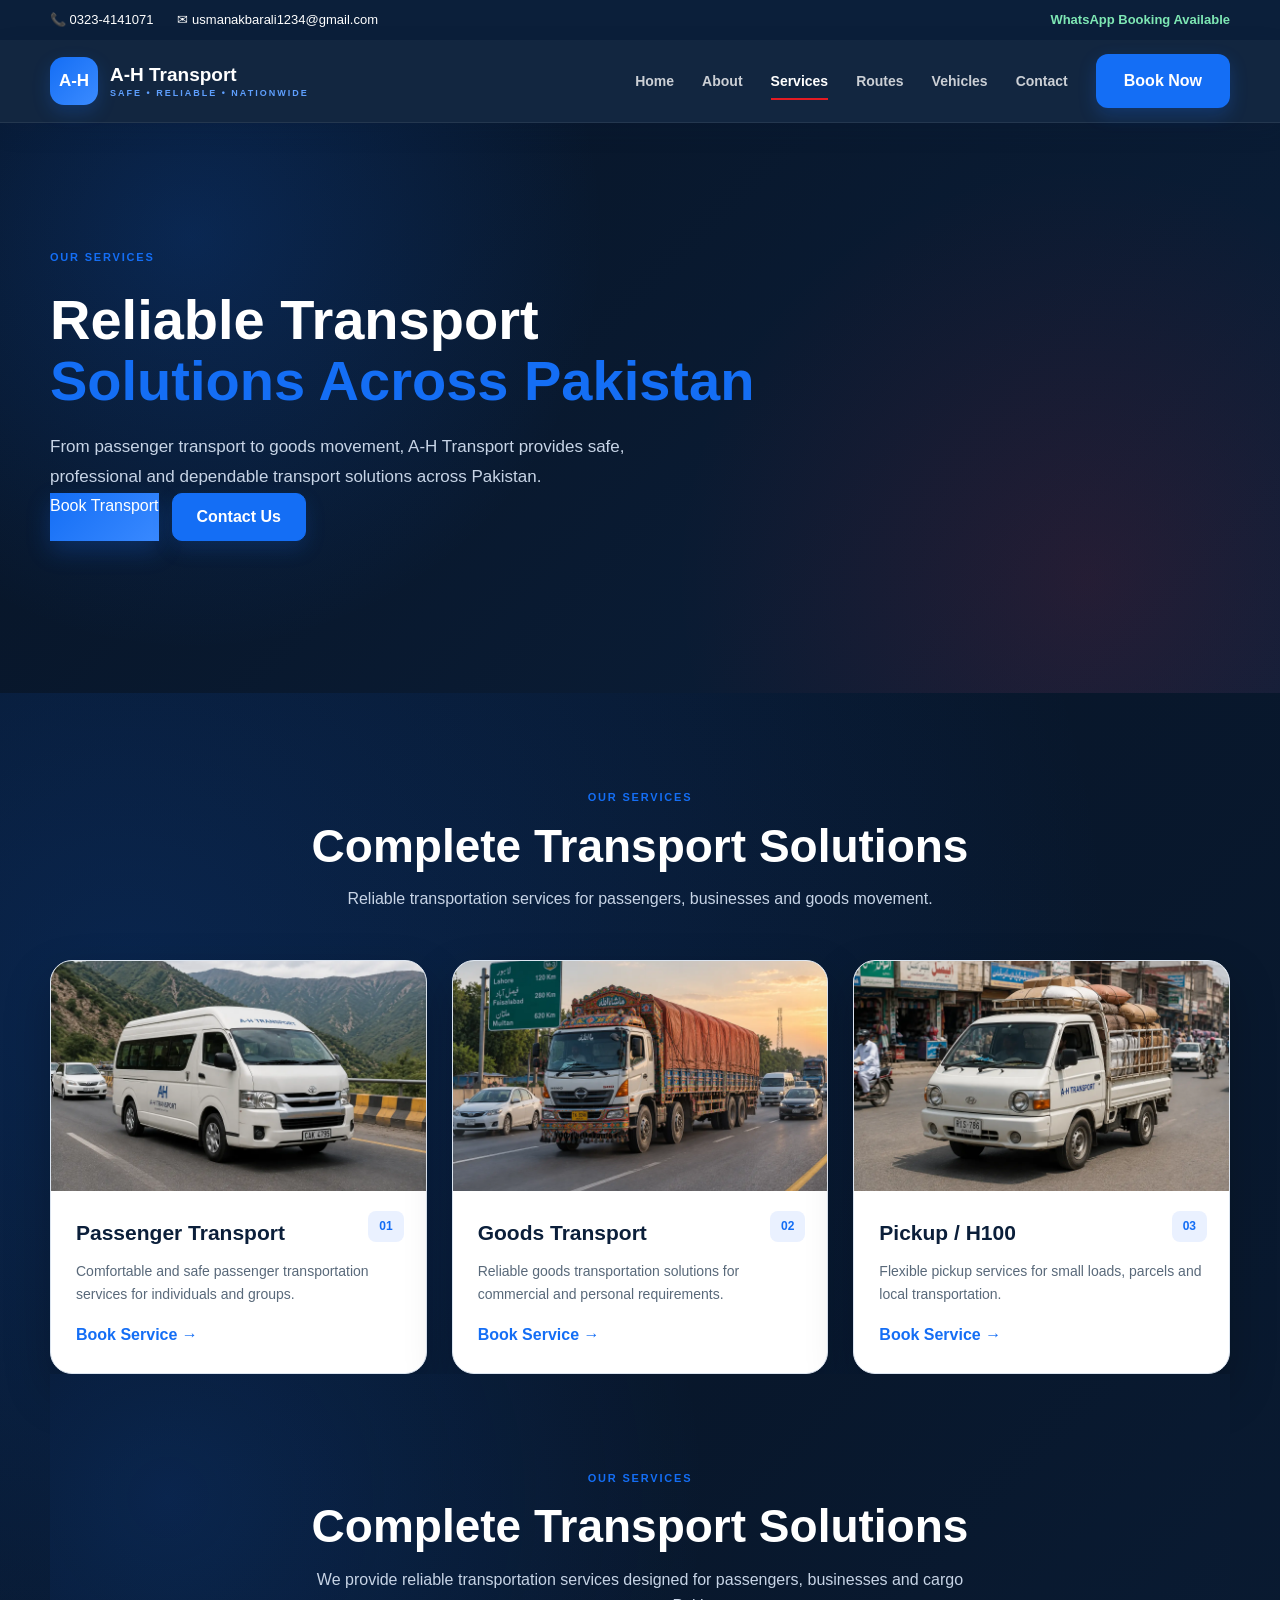
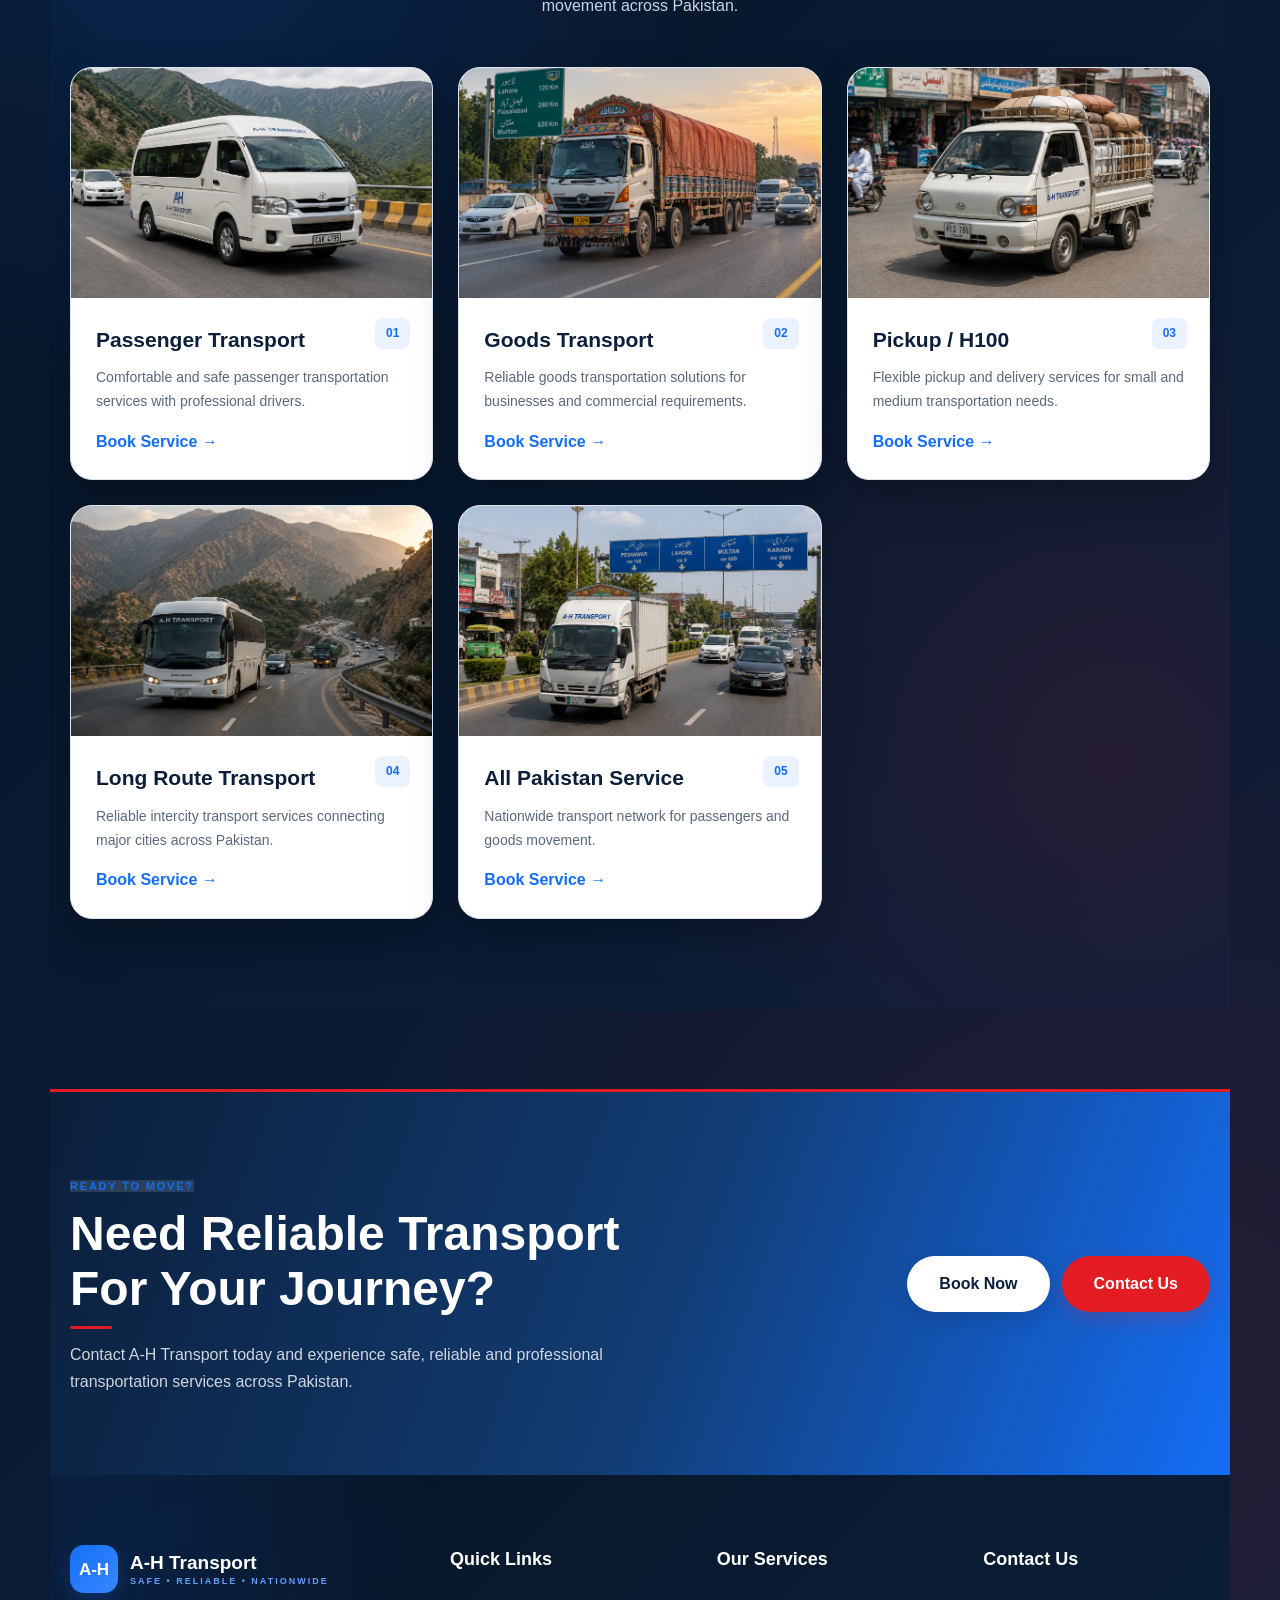
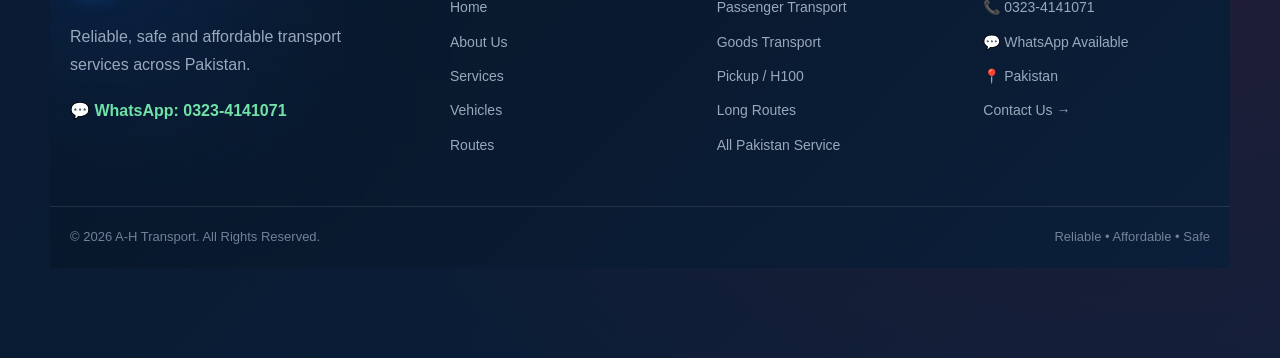
<file: pages/services.html>
<!DOCTYPE html>
<html lang="en">

<head>

<meta charset="UTF-8">
<meta name="viewport" content="width=device-width, initial-scale=1.0">


<title>
Transport Services | A-H Transport Pakistan
</title>


<meta 
name="description"
content="A-H Transport provides safe, reliable and affordable transport services across Pakistan for passengers, goods and business needs."
>
<link rel="icon" type="image/png" href="../images/favicon.png">

<link rel="stylesheet" href="../css/style.css">

<link rel="stylesheet" href="../css/responsive.css">


</head>



<body>



<!-- =========================
     TOP BAR
========================= -->

<div class="top-bar">

    <div class="container top-bar-content">

        <div class="top-info">

            <a href="tel:03234141071">
                📞 0323-4141071
            </a>

            <a href="mailto:usmanakbarali1234@gmail.com">
                ✉ usmanakbarali1234@gmail.com
            </a>

        </div>

        <a
            href="https://wa.me/923234141071"
            target="_blank"
            rel="noopener noreferrer"
            class="top-whatsapp"
        >
            WhatsApp Booking Available
        </a>

    </div>

</div>




<!-- =========================
     NAVBAR
========================= -->


<header class="navbar">


<div class="container nav-container">



<a href="../index.html" class="logo">



<div class="logo-mark">

A-H

</div>



<div class="logo-text">


<strong>

A-H Transport

</strong>


<small>

SAFE • RELIABLE • NATIONWIDE

</small>


</div>



</a>






<nav class="nav-menu" id="navMenu">


<a href="../index.html" class="nav-link">

Home

</a>



<a href="about.html" class="nav-link">

About

</a>



<a href="services.html" class="nav-link active">

Services

</a>



<a href="routes.html" class="nav-link">

Routes

</a>



<a href="vehicles.html" class="nav-link">

Vehicles

</a>



<a href="contact.html" class="nav-link">

Contact

</a>




<a href="booking.html" class="nav-cta">

Book Now

</a>



</nav>





<button
    class="menu-toggle"
    id="menuToggle"
    aria-label="Open navigation menu"
    aria-expanded="false"
>
    <span></span>
    <span></span>
    <span></span>
</button>



</div>


</header>









<!-- =========================
     SERVICES HERO
========================= -->


<section class="about-hero services-hero">


<div class="container">



<div class="about-hero-content">



<span class="section-tag">

OUR SERVICES

</span>




<h1>

Reliable Transport

<span>

Solutions Across Pakistan

</span>


</h1>





<p>

From passenger transport to goods movement,
A-H Transport provides safe, professional and
dependable transport solutions across Pakistan.

</p>





<div class="hero-buttons">



<a href="booking.html" class="btn btn-primary">

Book Transport

</a>



<a href="contact.html" class="btn btn-outline">

Contact Us

</a>



</div>



</div>



</div>



</section>







<!-- =========================
     SERVICES SECTION
========================= -->


<section class="services-section section">


<div class="container">



<div class="section-heading">


<span class="section-tag">

OUR SERVICES

</span>



<h2>

Complete Transport

<span>

Solutions

</span>


</h2>



<p>

Reliable transportation services for passengers,
businesses and goods movement.

</p>


</div>





<div class="services-grid">



<!-- CARD 1 -->


<div class="service-card">


<div class="service-image">


<img 
src="../images/services/passenger-transport.webp"
alt="Passenger Transport"
>


</div>


<div class="service-card-content">


<span class="service-number">

01

</span>


<h3>

Passenger Transport

</h3>


<p>

Comfortable and safe passenger transportation
services for individuals and groups.

</p>


<a href="booking.html">

Book Service →

</a>


</div>


</div>





<!-- CARD 2 -->


<div class="service-card">


<div class="service-image">


<img 
src="../images/services/goods-transport.webp"
alt="Goods Transport"
>


</div>


<div class="service-card-content">


<span class="service-number">

02

</span>


<h3>

Goods Transport

</h3>


<p>

Reliable goods transportation solutions
for commercial and personal requirements.

</p>


<a href="booking.html">

Book Service →

</a>


</div>


</div>





<!-- CARD 3 -->


<div class="service-card">


<div class="service-image">


<img 
src="../images/services/pickup.webp"
alt="Pickup / H100 Transport"
>


</div>


<div class="service-card-content">


<span class="service-number">

03

</span>


<h3>

Pickup / H100

</h3>


<p>

Flexible pickup services for small loads,
parcels and local transportation.

</p>


<a href="booking.html">

Book Service →

</a>


</div>

</div>  <!-- service-card-content -->

</div>  <!-- service-card -->
<!-- =========================
     SERVICES SECTION
========================= -->

<section class="services-section section">

<div class="container">


<div class="section-heading">


<span class="section-tag">
OUR SERVICES
</span>


<h2>
Complete Transport Solutions
</h2>


<p>
We provide reliable transportation services designed for passengers,
businesses and cargo movement across Pakistan.
</p>


</div>



<div class="services-grid">



<!-- SERVICE 01 -->

<div class="service-card">


<div class="service-image">

<img 
src="../images/services/passenger-transport.png"
alt="Passenger Transport"
>

</div>



<div class="service-card-content">


<span class="service-number">
01
</span>


<h3>
Passenger Transport
</h3>


<p>
Comfortable and safe passenger transportation services
with professional drivers.
</p>


<a href="booking.html">
Book Service →
</a>


</div>


</div>





<!-- SERVICE 02 -->

<div class="service-card">


<div class="service-image">


<img
src="../images/services/goods-transport.png"
alt="Goods Transport"
>


</div>



<div class="service-card-content">


<span class="service-number">
02
</span>


<h3>
Goods Transport
</h3>


<p>
Reliable goods transportation solutions for businesses
and commercial requirements.
</p>


<a href="booking.html">
Book Service →
</a>


</div>


</div>





<!-- SERVICE 03 -->


<div class="service-card">


<div class="service-image">


<img
src="../images/services/pickup.png"
alt="Pickup Services"
>


</div>



<div class="service-card-content">


<span class="service-number">
03
</span>


<h3>
Pickup / H100
</h3>


<p>
Flexible pickup and delivery services for small and
medium transportation needs.
</p>


<a href="booking.html">
Book Service →
</a>


</div>


</div>





<!-- SERVICE 04 -->


<div class="service-card">


<div class="service-image">


<img
src="../images/services/long-route.png"
alt="Long Route Transport"
>


</div>



<div class="service-card-content">


<span class="service-number">
04
</span>


<h3>
Long Route Transport
</h3>


<p>
Reliable intercity transport services connecting
major cities across Pakistan.
</p>


<a href="booking.html">
Book Service →
</a>


</div>


</div>





<!-- SERVICE 05 -->


<div class="service-card">


<div class="service-image">


<img
src="../images/services/all-pakistan.png"
alt="All Pakistan Transport"
>


</div>



<div class="service-card-content">


<span class="service-number">
05
</span>


<h3>
All Pakistan Service
</h3>


<p>
Nationwide transport network for passengers and
goods movement.
</p>


<a href="booking.html">
Book Service →
</a>


</div>


</div>



</div>


</div>

</section><!-- =========================
     BOOKING CTA
========================= -->


<section class="booking-cta">


<div class="container">


<div class="booking-cta-content">



<div class="booking-cta-text">


<span class="section-tag light-tag">
READY TO MOVE?
</span>



<h2>
Need Reliable Transport
<br>
For Your Journey?
</h2>



<p>
Contact A-H Transport today and experience safe,
reliable and professional transportation services
across Pakistan.
</p>


</div>




<div class="cta-buttons">


<a href="booking.html" class="btn btn-light">

Book Now

</a>



<a href="contact.html" class="btn btn-dark">

Contact Us

</a>


</div>



</div>


</div>


</section>







<!-- =========================
         FOOTER
========================= -->


<footer class="footer">


<div class="container footer-grid">



<!-- BRAND -->

<div class="footer-brand">


<a href="../index.html" class="logo footer-logo">


<div class="logo-mark">

A-H

</div>


<div class="logo-text">


<strong>
A-H Transport
</strong>


<small>
SAFE • RELIABLE • NATIONWIDE
</small>


</div>


</a>




<p>
Reliable, safe and affordable transport services
across Pakistan.
</p>




<a
href="https://wa.me/923234141071"
target="_blank"
class="footer-whatsapp"
>

💬 WhatsApp: 0323-4141071

</a>



</div>






<!-- QUICK LINKS -->


<div class="footer-column">


<h4>
Quick Links
</h4>



<a href="../index.html">
Home
</a>



<a href="about.html">
About Us
</a>



<a href="services.html">
Services
</a>



<a href="vehicles.html">
Vehicles
</a>



<a href="routes.html">
Routes
</a>



</div>







<!-- SERVICES -->


<div class="footer-column">


<h4>
Our Services
</h4>



<a href="services.html">
Passenger Transport
</a>



<a href="services.html">
Goods Transport
</a>



<a href="services.html">
Pickup / H100
</a>



<a href="routes.html">
Long Routes
</a>



<a href="routes.html">
All Pakistan Service
</a>



</div>







<!-- CONTACT -->


<div class="footer-column">


<h4>
Contact Us
</h4>



<p>
📞 0323-4141071
</p>


<p>
💬 WhatsApp Available
</p>


<p>
📍 Pakistan
</p>



<a href="contact.html">
Contact Us →
</a>



</div>



</div>







<!-- FOOTER BOTTOM -->


<div class="footer-bottom">


<div class="container footer-bottom-content">


<p>

©

<span id="currentYear"></span>

A-H Transport. All Rights Reserved.

</p>



<p>
Reliable • Affordable • Safe
</p>



</div>


</div>



</footer>








<!-- JAVASCRIPT -->


<script src="../js/main.js"></script>

<script src="../js/booking.js"></script>



</body>

</html>
</file>
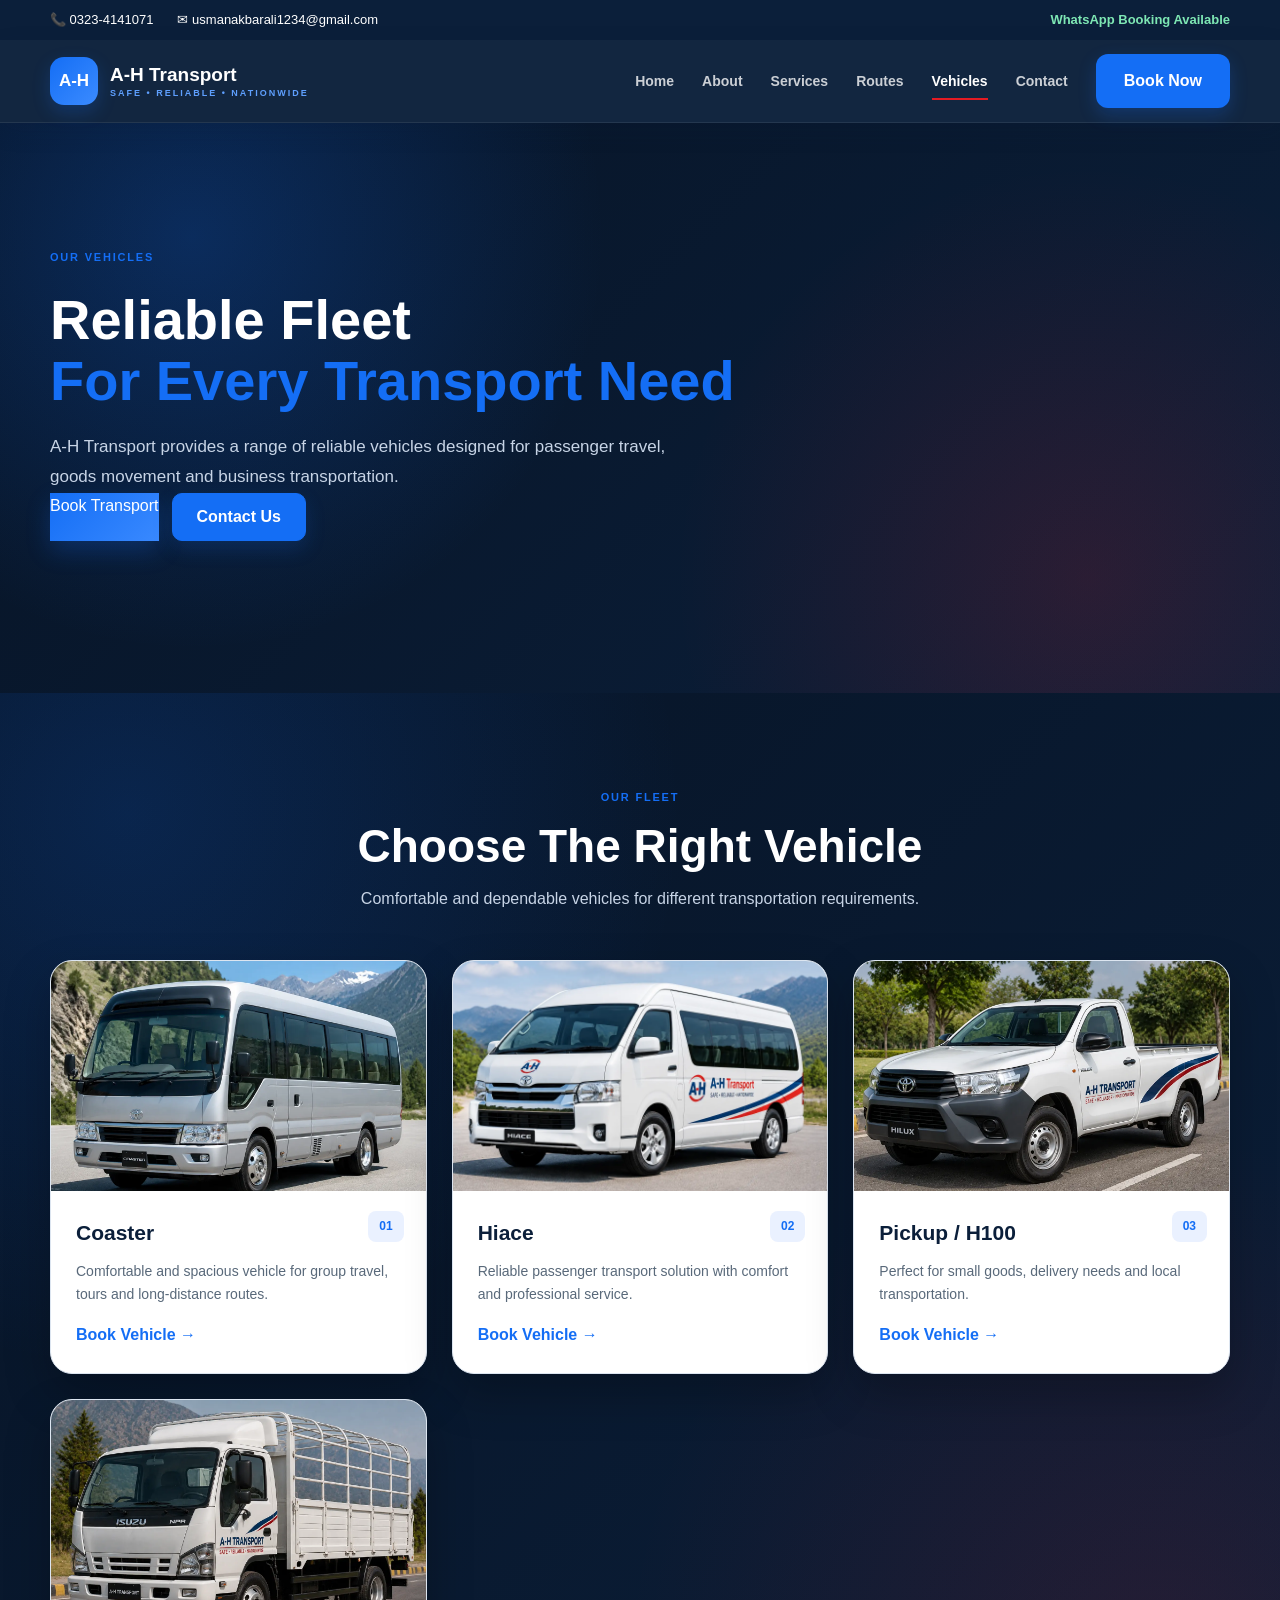
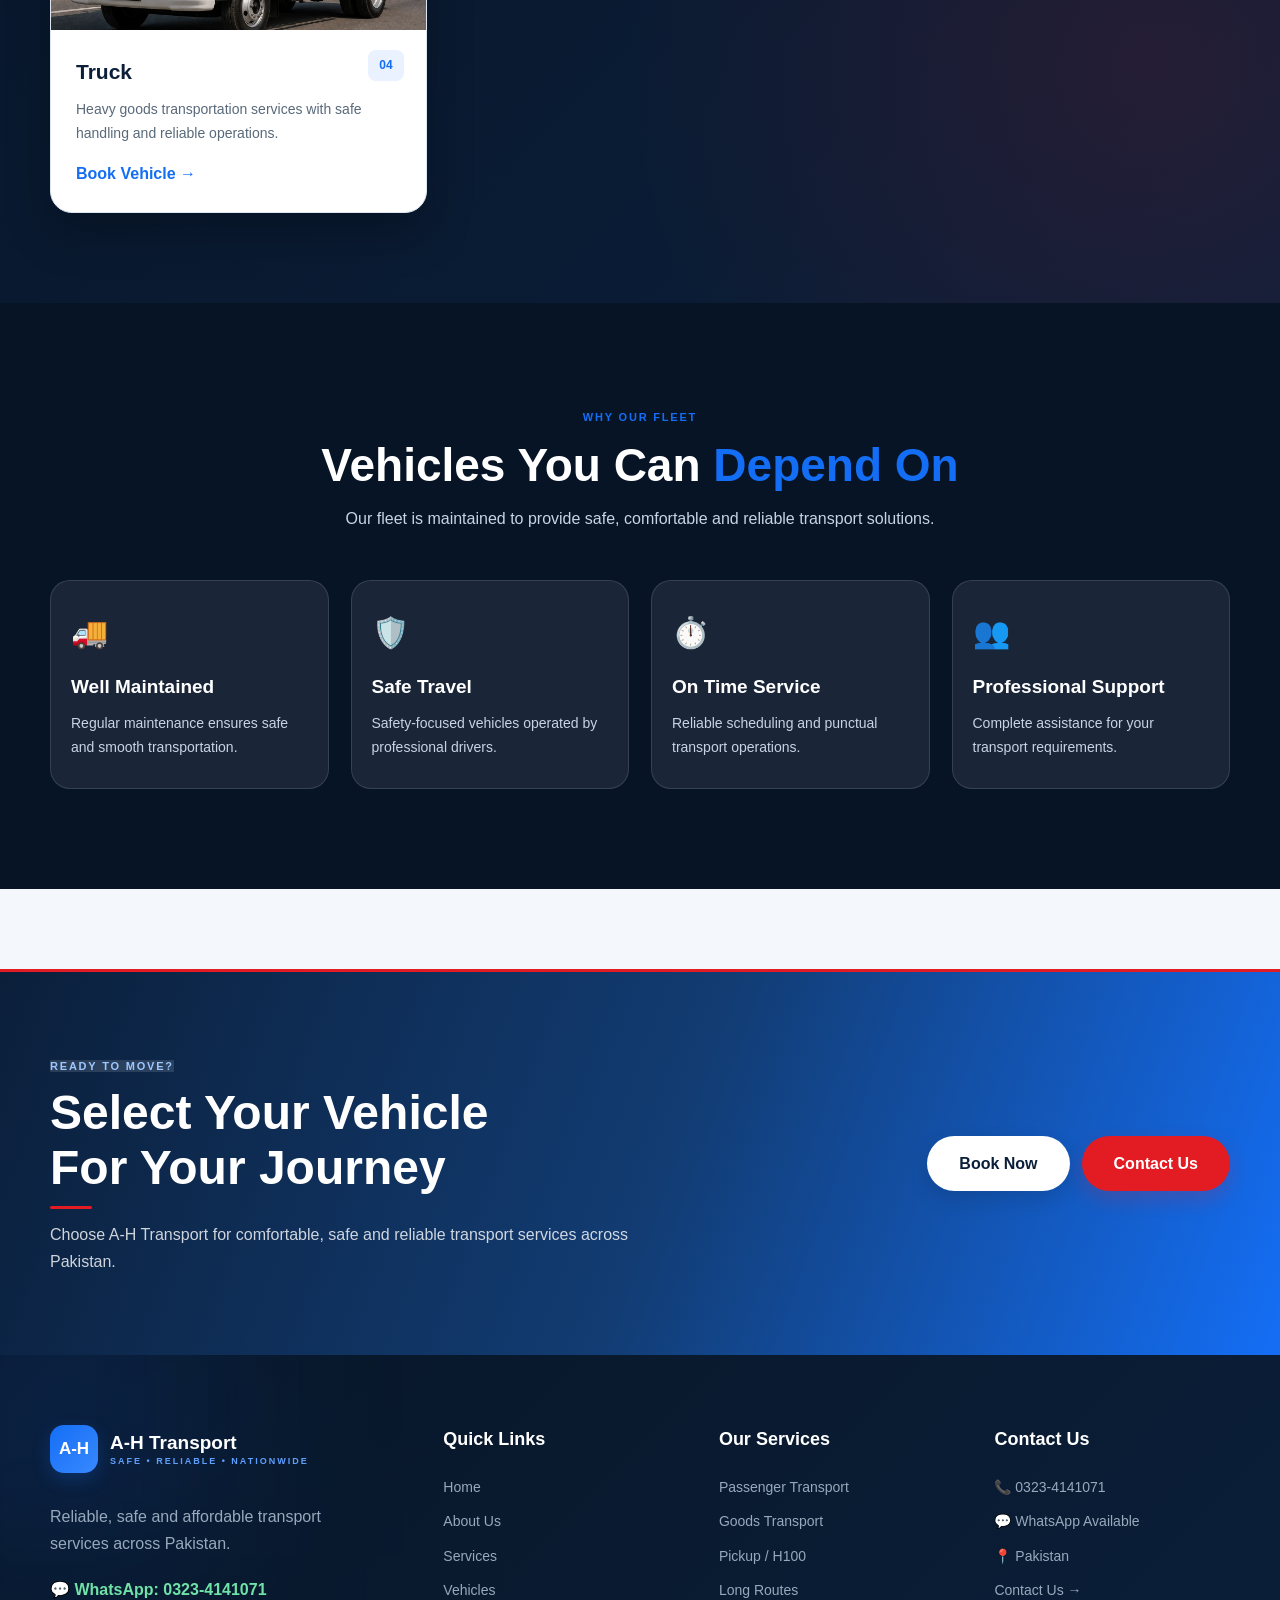
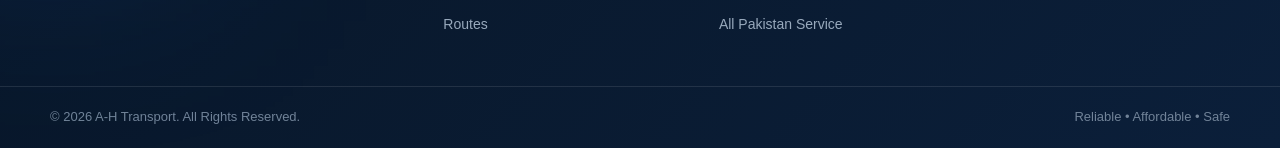
<file: pages/vehicles.html>
<!DOCTYPE html>
<html lang="en">

<head>

<meta charset="UTF-8">

<meta name="viewport" content="width=device-width, initial-scale=1.0">


<title>
Our Vehicles | A-H Transport Fleet
</title>



<meta 
name="description"
content="A-H Transport provides safe, reliable and affordable transport services across Pakistan for passengers, goods and business needs."
>

<link rel="icon" type="image/png" href="../images/favicon.png">
<link rel="stylesheet" href="../css/style.css">

<link rel="stylesheet" href="../css/responsive.css">


</head>



<body>




<!-- =========================
     TOP BAR
========================= -->

<div class="top-bar">

    <div class="container top-bar-content">

        <div class="top-info">

            <a href="tel:03234141071">
                📞 0323-4141071
            </a>

            <a href="mailto:usmanakbarali1234@gmail.com">
                ✉ usmanakbarali1234@gmail.com
            </a>

        </div>

        <a
            href="https://wa.me/923234141071"
            target="_blank"
            rel="noopener noreferrer"
            class="top-whatsapp"
        >
            WhatsApp Booking Available
        </a>

    </div>

</div>


<!-- =========================
     NAVBAR
========================= -->


<header class="navbar">


<div class="container nav-container">



<a href="../index.html" class="logo">


<div class="logo-mark">

A-H

</div>




<div class="logo-text">


<strong>

A-H Transport

</strong>



<small>

SAFE • RELIABLE • NATIONWIDE

</small>


</div>



</a>






<nav class="nav-menu" id="navMenu">


<a href="../index.html" class="nav-link">

Home

</a>




<a href="about.html" class="nav-link">

About

</a>




<a href="services.html" class="nav-link">

Services

</a>




<a href="routes.html" class="nav-link">

Routes

</a>




<a href="vehicles.html" class="nav-link active">

Vehicles

</a>




<a href="contact.html" class="nav-link">

Contact

</a>




<a href="booking.html" class="nav-cta">

Book Now

</a>



</nav>





<button
    class="menu-toggle"
    id="menuToggle"
    aria-label="Open navigation menu"
    aria-expanded="false"
>
    <span></span>
    <span></span>
    <span></span>
</button>



</div>


</header>







<!-- =========================
     VEHICLES HERO
========================= -->


<section class="about-hero vehicles-hero">


<div class="container">



<div class="about-hero-content">



<span class="section-tag">

OUR VEHICLES

</span>




<h1>

Reliable Fleet

<span>

For Every Transport Need

</span>

</h1>





<p>

A-H Transport provides a range of reliable
vehicles designed for passenger travel,
goods movement and business transportation.

</p>





<div class="hero-buttons">



<a href="booking.html" class="btn btn-primary">

Book Transport

</a>




<a href="contact.html" class="btn btn-outline">

Contact Us

</a>



</div>



</div>


</div>


</section>








<!-- =========================
     VEHICLE FLEET
========================= -->


<section class="services-section section">


<div class="container">



<div class="section-heading">


<span class="section-tag">

OUR FLEET

</span>



<h2>

Choose The Right

<span>

Vehicle

</span>


</h2>




<p>

Comfortable and dependable vehicles
for different transportation requirements.

</p>



</div>






<div class="services-grid">
    <!-- VEHICLE CARD 01 -->


<div class="service-card">


<div class="service-image">


<img
src="../images/vehicles/coaster.webp"
alt="Coaster Vehicle"
>

</div>




<div class="service-card-content">



<span class="service-number">

01

</span>




<h3>

Coaster

</h3>




<p>

Comfortable and spacious vehicle
for group travel, tours and
long-distance routes.

</p>




<a href="booking.html">

Book Vehicle →

</a>



</div>



</div>









<!-- VEHICLE CARD 02 -->


<div class="service-card">


<div class="service-image">


<img
    src="../images/vehicles/hiace.webp"
    alt="Hiace Vehicle"
>


</div>




<div class="service-card-content">



<span class="service-number">

02

</span>




<h3>

Hiace

</h3>




<p>

Reliable passenger transport
solution with comfort and
professional service.

</p>




<a href="booking.html">

Book Vehicle →

</a>



</div>



</div>









<!-- VEHICLE CARD 03 -->


<div class="service-card">


<div class="service-image">


<img
    src="../images/vehicles/pickup.webp"
    alt="Pickup H100 Vehicle"
>


</div>




<div class="service-card-content">



<span class="service-number">

03

</span>




<h3>

Pickup / H100

</h3>




<p>

Perfect for small goods,
delivery needs and local
transportation.

</p>




<a href="booking.html">

Book Vehicle →

</a>



</div>



</div>









<!-- VEHICLE CARD 04 -->


<div class="service-card">


<div class="service-image">


<img
    src="../images/vehicles/truck.webp"
    alt="Truck Vehicle"
>

</div>




<div class="service-card-content">



<span class="service-number">

04

</span>




<h3>

Truck

</h3>




<p>

Heavy goods transportation
services with safe handling
and reliable operations.

</p>




<a href="booking.html">

Book Vehicle →

</a>



</div>



</div>





</div>


</div>


</section>
<!-- =========================
     WHY OUR FLEET
========================= -->


<section class="about-why section">


<div class="container">



<div class="section-heading">


<span class="section-tag">

WHY OUR FLEET

</span>




<h2>

Vehicles You Can

<span>

Depend On

</span>


</h2>




<p>

Our fleet is maintained to provide
safe, comfortable and reliable
transport solutions.

</p>



</div>







<div class="about-features">





<div class="about-feature-card">


<div class="feature-icon">

🚚

</div>



<h3>

Well Maintained

</h3>



<p>

Regular maintenance ensures
safe and smooth transportation.

</p>



</div>







<div class="about-feature-card">


<div class="feature-icon">

🛡️

</div>



<h3>

Safe Travel

</h3>



<p>

Safety-focused vehicles operated
by professional drivers.

</p>



</div>







<div class="about-feature-card">


<div class="feature-icon">

⏱️

</div>



<h3>

On Time Service

</h3>



<p>

Reliable scheduling and
punctual transport operations.

</p>



</div>







<div class="about-feature-card">


<div class="feature-icon">

👥

</div>



<h3>

Professional Support

</h3>



<p>

Complete assistance for your
transport requirements.

</p>



</div>




</div>



</div>


</section>







<!-- =========================
     VEHICLE CTA
========================= -->


<section class="booking-cta">


<div class="container">



<div class="booking-cta-content">



<div class="booking-cta-text">



<span class="section-tag light-tag">

READY TO MOVE?

</span>




<h2>

Select Your Vehicle

<br>

For Your Journey

</h2>




<p>

Choose A-H Transport for
comfortable, safe and reliable
transport services across Pakistan.

</p>



</div>






<div class="cta-buttons">



<a href="booking.html" class="btn btn-light">

Book Now

</a>




<a href="contact.html" class="btn btn-dark">

Contact Us

</a>



</div>



</div>



</div>


</section>
<!-- =========================
         FOOTER
========================= -->


<footer class="footer">


<div class="container footer-grid">



<!-- BRAND -->


<div class="footer-brand">


<a href="../index.html" class="logo footer-logo">


<div class="logo-mark">

A-H

</div>



<div class="logo-text">


<strong>

A-H Transport

</strong>




<small>

SAFE • RELIABLE • NATIONWIDE

</small>



</div>



</a>





<p>

Reliable, safe and affordable transport services
across Pakistan.

</p>




<a
href="https://wa.me/923234141071"
target="_blank"
rel="noopener noreferrer"
class="footer-whatsapp"
>

💬 WhatsApp: 0323-4141071

</a>



</div>








<!-- QUICK LINKS -->


<div class="footer-column">


<h4>

Quick Links

</h4>




<a href="../index.html">

Home

</a>




<a href="about.html">

About Us

</a>




<a href="services.html">

Services

</a>




<a href="vehicles.html">

Vehicles

</a>




<a href="routes.html">

Routes

</a>



</div>








<!-- SERVICES -->


<div class="footer-column">


<h4>

Our Services

</h4>




<a href="services.html">

Passenger Transport

</a>




<a href="services.html">

Goods Transport

</a>




<a href="services.html">

Pickup / H100

</a>




<a href="routes.html">

Long Routes

</a>




<a href="routes.html">

All Pakistan Service

</a>



</div>








<!-- CONTACT -->


<div class="footer-column">


<h4>

Contact Us

</h4>




<p>

📞 0323-4141071

</p>




<p>

💬 WhatsApp Available

</p>




<p>

📍 Pakistan

</p>




<a href="contact.html">

Contact Us →

</a>



</div>




</div>









<!-- FOOTER BOTTOM -->


<div class="footer-bottom">


<div class="container footer-bottom-content">



<p>

©

<span id="currentYear"></span>

A-H Transport. All Rights Reserved.

</p>




<p>

Reliable • Affordable • Safe

</p>



</div>


</div>





</footer>








<!-- JAVASCRIPT -->


<script src="../js/main.js"></script>

<script src="../js/booking.js"></script>




</body>

</html>
</file>
<file: css/style.css>
::root {
    --primary: #146EF5;
    --primary-dark: #0B1F3A;
    --secondary: #16A765;
    --accent: #E31B23;

    --dark: #0B1F3A;
    --text: #59697A;
    --muted: #8A98A8;

    --light: #F4F7FB;
    --white: #FFFFFF;
    --border: #E3EAF2;

    --shadow-sm: 0 8px 25px rgba(11, 31, 58, 0.06);
    --shadow: 0 18px 45px rgba(11, 31, 58, 0.10);
    --shadow-lg: 0 28px 70px rgba(11, 31, 58, 0.16);

    --radius-sm: 10px;
    --radius: 18px;
    --radius-lg: 24px;
}

* {
    margin: 0;
    padding: 0;
    box-sizing: border-box;
}

html {
    scroll-behavior: smooth;
}

body {
    font-family: "Inter", sans-serif;
    color: var(--dark);
    background: var(--white);
    line-height: 1.6;
}

a {
    color: inherit;
    text-decoration: none;
}

button,
input,
select {
    font: inherit;
}

img {
    max-width: 100%;
    display: block;
}

.container {
    width: min(1180px, calc(100% - 40px));
    margin: 0 auto;
}


/* =========================
   TOP BAR
========================= */

.top-bar {
    background: var(--dark);
    color: var(--white);
    font-size: 13px;
}

.top-bar-content {
    min-height: 40px;
    display: flex;
    justify-content: space-between;
    align-items: center;
    gap: 20px;
}

.top-info {
    display: flex;
    gap: 24px;
    flex-wrap: wrap;
}

.top-whatsapp {
    color: #7df2b6;
    font-weight: 700;
}


 /* =========================
    NAVBAR
========================= */

.navbar {

    position: sticky;
    top: 0;
    z-index: 1000;

    background: rgba(5, 11, 24, 0.92);

    backdrop-filter: blur(14px);

    border-bottom: 1px solid rgba(255,255,255,0.08);

}


.nav-container {

    min-height: 82px;

    display: flex;

    justify-content: space-between;

    align-items: center;

    gap: 30px;

}



/* LOGO */

.logo {

    display: inline-flex;

    align-items: center;

    gap: 12px;

}



.logo-mark {

    width: 48px;

    height: 48px;

    display: grid;

    place-items: center;


    background:
    linear-gradient(
        135deg,
        var(--primary),
        #3989ff
    );


    color: var(--white);


    border-radius: 14px;


    box-shadow:
    0 0 25px rgba(20,110,245,0.35);


    font-family: "Poppins", sans-serif;

    font-weight: 800;

    font-size: 17px;

}



.logo-text {

    display: flex;

    flex-direction: column;

    line-height: 1;

}



.logo-text strong {

    color: #ffffff;

    font-family: "Poppins", sans-serif;

    font-size: 19px;

}



.logo-text small {

    margin-top: 5px;

    font-size: 9px;

    letter-spacing: 2px;

    color: var(--primary);

    font-weight: 800;

}





/* MENU */

.nav-menu {

    display: flex;

    align-items: center;

    gap: 28px;

}



.nav-link {

    position: relative;

    color: #b7c2d1;

    font-size: 14px;

    font-weight: 600;

    transition: 0.3s ease;

}



.nav-link::after {

    content: "";

    position: absolute;

    left: 0;

    bottom: -8px;

    width: 0;

    height: 2px;

    background: var(--primary);

    transition: 0.3s ease;

}



.nav-link:hover,

.nav-link.active {

    color: #ffffff;

}



.nav-link:hover::after,

.nav-link.active::after {

    width: 100%;

}





/* WHATSAPP BUTTON */

.nav-cta {

    display: flex;

    align-items: center;

    gap: 7px;


    padding: 11px 20px;


    color: #ffffff !important;


    background:

    linear-gradient(
        135deg,
        #16A765,
        #0f8b52
    );


    border-radius: 10px;


    font-weight: 700;


    box-shadow:

    0 10px 25px rgba(22,167,101,0.25);


    transition: 0.3s ease;

}



.nav-cta:hover {

    transform: translateY(-2px);

    box-shadow:

    0 15px 30px rgba(22,167,101,0.35);

}





/* MOBILE BUTTON */

.menu-toggle {

    display: none;

    border: 0;

    background: transparent;

    cursor: pointer;

}



.menu-toggle span {

    display: block;

    width: 27px;

    height: 3px;

    margin: 5px 0;

    background: #ffffff;

    border-radius: 5px;

    transition: 0.3s ease;

}
/* =========================
   HERO
========================= */

.hero {

    position: relative;

    min-height: 690px;

    display: flex;

    align-items: center;

    overflow: hidden;


    background:

    linear-gradient(
        90deg,
        rgba(5,20,40,0.90) 0%,
        rgba(5,20,40,0.62) 48%,
        rgba(5,20,40,0.25) 100%
    ),

    url("../assets/images/hero/hero-banner.webp");


background-size: cover;

background-position: center;

background-repeat: no-repeat;
}

.hero-overlay {

    position: absolute;

    inset: 0;

    background:

    radial-gradient(
        circle at 20% 40%,
        rgba(20,110,245,0.18),
        transparent 45%
    );

}



.hero-content {

    position: relative;

    z-index: 2;


    display: grid;

    grid-template-columns: 1.1fr 0.9fr;


    gap: 60px;


    align-items: center;


    padding: 70px 0;

}



.hero-text {

    color: var(--white);

    max-width: 640px;

}



.hero-badge {

    display: inline-flex;

    padding: 8px 15px;


    border: 1px solid rgba(255,255,255,0.22);


    background:
    rgba(255,255,255,0.08);


    backdrop-filter: blur(10px);


    border-radius: 999px;


    font-size: 12px;


    font-weight: 700;


    margin-bottom: 18px;

}



.hero h1 {

    font-family: "Poppins", sans-serif;


    font-size: clamp(42px,5.5vw,66px);


    line-height: 1.06;


    letter-spacing: -2px;


    margin-bottom: 20px;

}



.hero h1 span {

    display: block;


    color: #67A5FF;

}



.hero-text > p {

    max-width: 540px;


    color: rgba(255,255,255,0.82);


    font-size: 16px;


    line-height: 1.7;


    margin-bottom: 28px;

}



.hero-buttons {

    display: flex;

    flex-wrap: wrap;


    gap: 13px;


    margin-bottom: 32px;

}



.hero-trust {

    display: flex;


    gap: 38px;

}



.hero-trust strong {

    font-size: 20px;

}



.hero-trust span {

    font-size: 12px;


    color: rgba(255,255,255,0.70);

}



/* =========================
   HERO BOOKING CARD
========================= */


.hero-card {

    background: rgba(255,255,255,0.98);


    border-radius: 24px;


    padding: 30px;


    box-shadow:

    0 25px 60px rgba(0,0,0,0.25);


    border:

    1px solid rgba(255,255,255,0.6);


    border-top:

    3px solid var(--accent);

}



.hero-card-header {

    display:flex;


    justify-content:space-between;


    align-items:center;


    margin-bottom:22px;


    padding-bottom:15px;


    border-bottom:1px solid var(--border);

}



.hero-card-header span:first-child {


    font-family:"Poppins",sans-serif;


    font-size:21px;


    font-weight:700;


    color:var(--dark);

}



.online-dot {


    font-size:11px;


    color:var(--secondary);


    background:rgba(22,167,101,0.10);


    padding:6px 11px;


    border-radius:999px;


    font-weight:700;

}



.input-group {

    display:flex;


    flex-direction:column;


    gap:7px;


    margin-bottom:15px;

}



.input-group label {

    font-size:12px;


    color:#536274;


    font-weight:700;

}



.input-group input,

.input-group select {


    width:100%;


    min-height:46px;


    padding:0 14px;


    border:1px solid var(--border);


    border-radius:10px;


    outline:none;


    background:#fff;


    color:var(--dark);

}



.input-group input:focus,

.input-group select:focus {


    border-color:var(--primary);


    box-shadow:

    0 0 0 3px rgba(20,110,245,0.12);

}



.form-row {

    display:grid;


    grid-template-columns:1fr 1fr;


    gap:13px;

}



.booking-btn {


    width:100%;


    min-height:50px;


    color:#fff;


    background:var(--primary);


    border:0;


    margin-top:6px;


    border-radius:10px;


    font-weight:700;


}



.booking-btn:hover {


    background:var(--primary-dark);


}



.form-note {


    text-align:center;


    margin-top:12px;


    font-size:11px;


    color:#7B8795;

}


/* =========================
   TRUST STRIP
========================= */

.trust-strip {

    background: #071426;

    border-top: 1px solid rgba(255,255,255,0.06);

    border-bottom: 1px solid rgba(255,255,255,0.08);

}



.trust-grid {

    display: grid;

    grid-template-columns: repeat(4, 1fr);

}



.trust-item {

    min-height: 115px;

    padding: 22px;


    display: flex;

    align-items: center;


    gap: 15px;


    border-right:

    1px solid rgba(255,255,255,0.08);

}



.trust-item:last-child {

    border-right: 0;

}




.trust-icon {


    width: 48px;

    height: 48px;


    flex: 0 0 auto;


    display: grid;

    place-items: center;


    border-radius: 50%;


    background:

    rgba(20,110,245,0.15);


    color: #67A5FF;


    font-weight: 800;


    font-size: 17px;


    box-shadow:

    0 0 20px rgba(20,110,245,0.18);

}



.trust-item strong,

.trust-item span {

    display: block;

}



.trust-item strong {


    color: #ffffff;


    font-family: "Poppins", sans-serif;


    font-size: 14px;


    font-weight: 700;

}



.trust-item span {


    color: rgba(255,255,255,0.65);


    font-size: 12px;


    margin-top: 4px;

}


/* =========================
   SECTIONS
========================= */

.section {
    padding: 100px 0;
}

.section-heading {
    max-width: 680px;
    margin: 0 auto 48px;
    text-align: center;
}

.section-tag {
    color: var(--primary);
    font-size: 11px;
    font-weight: 800;
    letter-spacing: 1.8px;
}

.section-heading h2,
.why-content h2 {
    font-family: "Poppins", sans-serif;
    font-size: clamp(30px, 4vw, 46px);
    line-height: 1.15;
    margin-top: 11px;
}

.section-heading p {
    color: var(--text);
    margin-top: 14px;
}
/* =========================
   SERVICES
========================= */


.section.services-section {

    position: relative;

    background:
    radial-gradient(circle at 10% 10%, rgba(20,110,245,0.18), transparent 35%),
    radial-gradient(circle at 90% 80%, rgba(227,27,35,0.12), transparent 35%),
    linear-gradient(135deg,#071426,#0B1F3A);


    padding:90px 0;

    overflow:hidden;

}




/* Heading */


.section.services-section .section-tag {

    color:#146EF5;

}


.section.services-section h2 {

    color:#ffffff;

}



.section.services-section .section-heading p {

    color:#c7d4e6;

}




/* Grid */


.services-grid {

    display:grid;

    grid-template-columns:repeat(3,1fr);

    gap:24px;

}





/* Cards */


.service-card {

    overflow:hidden;

    background:#ffffff;

    border-radius:22px;

    box-shadow:
    0 20px 45px rgba(0,0,0,0.25);


    transition:.35s ease;

}



.service-card:hover {


    transform:translateY(-10px);


    box-shadow:
    0 30px 60px rgba(20,110,245,.35);


}




/* Image */


.service-image {


    width:100%;

    height:220px;

    overflow:hidden;

}



.service-image img {


    width:100%;

    height:100%;

    object-fit:cover;

    transition:.4s ease;


}



.service-card:hover img {


    transform:scale(1.08);


}





/* Content */


.service-card-content {


    padding:25px;

    position:relative;


}




.service-number {


    position:absolute;


    right:24px;

    top:22px;


    background:#eaf1ff;


    color:#146EF5;


    padding:6px 10px;


    border-radius:8px;


    font-size:12px;

    font-weight:800;


}




.service-card h3 {


    color:#0B1F3A;


    font-size:21px;


    margin-bottom:10px;


}



.service-card p {


    color:#59697A;


    font-size:14px;


    line-height:1.7;


}



.service-card a {


    display:inline-flex;


    margin-top:15px;


    color:#146EF5;


    font-weight:800;


}





/* =========================
   RESPONSIVE
========================= */


@media(max-width:900px){


.services-grid{

grid-template-columns:repeat(2,1fr);

}


}



@media(max-width:560px){


.services-grid{

grid-template-columns:1fr;

}


.service-image{

height:210px;

}


}
/* =========================
   WHY SECTION
========================= */

.section.why-section {

    position: relative;

    background:
        radial-gradient(circle at 10% 20%, rgba(20,110,245,0.18), transparent 35%),
        radial-gradient(circle at 90% 80%, rgba(227,27,35,0.10), transparent 35%),
        linear-gradient(135deg,#071426,#0B1F3A);

    padding:90px 0;

    overflow:hidden;

}


/* GRID */

.why-grid {

    display:grid;

    grid-template-columns:0.9fr 1.1fr;

    gap:70px;

    align-items:center;

}



/* IMAGE */

.why-image {

    min-height:500px;

    border-radius:28px;

    overflow:hidden;

    background:#0B1F3A;

    box-shadow:0 25px 60px rgba(0,0,0,0.35);

}


.why-image img {

    width:100%;

    height:100%;

    min-height:500px;

    object-fit:cover;

    display:block;

    transition:.4s ease;

}


.why-image:hover img {

    transform:scale(1.05);

}




/* CONTENT */

.why-content .section-tag {

    color:#146EF5;

}



.why-content h2 {

    color:#ffffff;

}



.why-content h2 span {

    display:block;

    color:#146EF5;

}



.why-description {

    color:#c7d4e6;

    margin:18px 0 28px;

    max-width:600px;

    line-height:1.8;

}





/* FEATURES */

.feature-list {

    display:grid;

    gap:18px;

}



.feature-item {

    display:flex;

    align-items:flex-start;

    gap:15px;

    padding:18px;

    background:rgba(255,255,255,0.06);

    border:1px solid rgba(255,255,255,0.12);

    border-radius:16px;

    transition:.3s ease;

}



.feature-item:hover {

    transform:translateX(8px);

    background:rgba(20,110,245,0.15);

}



.feature-check {

    width:32px;

    height:32px;

    display:grid;

    place-items:center;

    flex:0 0 auto;

    background:rgba(22,167,101,0.15);

    color:#16A765;

    border-radius:50%;

    font-weight:900;

}



.feature-item h4 {

    color:#ffffff;

    font-size:15px;

    margin-bottom:5px;

}



.feature-item p {

    color:#c7d4e6;

    font-size:13px;

}




/* LINK */

.text-link {

    display:inline-block;

    margin-top:28px;

    color:#146EF5;

    font-weight:800;

    transition:.25s ease;

}


.text-link:hover {

    transform:translateX(5px);

}





/* RESPONSIVE */

@media(max-width:900px){


    .why-grid {

        grid-template-columns:1fr;

        gap:40px;

    }


    .why-image,
    .why-image img {

        min-height:400px;

    }

}



@media(max-width:560px){


    .section.why-section {

        padding:55px 0;

    }


    .why-image,
    .why-image img {

        min-height:300px;

    }


    .feature-item {

        padding:15px;

    }

}
/* =========================
   ROUTES SECTION
========================= */


.section.routes-section {


    position:relative;


    background:
    radial-gradient(circle at 15% 20%, rgba(20,110,245,0.18), transparent 35%),
    radial-gradient(circle at 85% 80%, rgba(227,27,35,0.10), transparent 35%),
    linear-gradient(135deg,#071426,#0B1F3A);


    padding:90px 0;


    overflow:hidden;


}





/* Heading */


.routes-section .section-tag {

    color:#146EF5;

}


.routes-section h2 {

    color:#ffffff;

}



.routes-section .section-heading p {

    color:#c7d4e6;

}







/* Grid */


.routes-grid {


    display:grid;


    grid-template-columns:repeat(4,1fr);


    gap:22px;


}







/* Cards */


.route-card {


    background:rgba(255,255,255,0.08);


    border:1px solid rgba(255,255,255,0.15);


    border-radius:20px;


    padding:30px 20px;


    text-align:center;


    backdrop-filter:blur(10px);


    transition:.35s ease;


}




.route-card:hover {


    transform:translateY(-8px);


    background:rgba(20,110,245,0.18);


    box-shadow:0 25px 50px rgba(20,110,245,0.25);


}







/* Icon */


.route-icon {


    display:flex;


    width:55px;


    height:55px;


    margin:0 auto 18px;


    align-items:center;


    justify-content:center;


    border-radius:50%;


    background:rgba(20,110,245,0.15);


    font-size:24px;


}





/* Text */


.route-card h3 {


    color:#ffffff;


    font-size:20px;


    margin-bottom:8px;


}



.route-card p {


    color:#c7d4e6;


    font-size:14px;


}







/* Button */


.center-button {


    text-align:center;


    margin-top:45px;


}



.btn-outline {


    display:inline-flex;


    padding:14px 30px;


    border:1px solid #146EF5;


    color:#ffffff;


    border-radius:30px;


    font-weight:800;


    transition:.3s ease;


}



.btn-outline:hover {


    background:#146EF5;


    transform:translateY(-3px);


}








/* =========================
   ROUTES RESPONSIVE
========================= */



@media(max-width:1000px){


.routes-grid {


    grid-template-columns:repeat(2,1fr);


}


}




@media(max-width:560px){


.section.routes-section {


    padding:55px 0;


}



.routes-grid {


    grid-template-columns:1fr;


}


.route-card {


    padding:25px 18px;


}


}

/* =========================
   BOOKING CTA
========================= */


.booking-cta {

    position:relative;

    background:
    radial-gradient(circle at 15% 50%, rgba(20,110,245,0.25), transparent 35%),
    radial-gradient(circle at 85% 50%, rgba(227,27,35,0.18), transparent 35%),
    linear-gradient(135deg,#071426,#0B1F3A);


    padding:80px 0;


    overflow:hidden;

}





.booking-cta-content {


    display:flex;


    align-items:center;


    justify-content:space-between;


    gap:40px;


}





/* Text */


.booking-cta-text {


    max-width:650px;


}



.light-tag {


    color:#ffffff;

    background:rgba(255,255,255,0.12);


}





.booking-cta h2 {


    color:#ffffff;


    font-size:42px;


    margin:15px 0;


}



.booking-cta p {


    color:#c7d4e6;


    font-size:16px;


    line-height:1.7;


}






/* Buttons */


.cta-buttons {


    display:flex;


    gap:15px;


    flex-shrink:0;


}



.cta-buttons .btn {


    padding:15px 32px;


    border-radius:30px;


    font-weight:800;


    transition:.3s ease;


}






.btn-light {


    background:#ffffff;


    color:#0B1F3A;


}



.btn-light:hover {


    transform:translateY(-4px);


}




.btn-dark {


    background:#146EF5;


    color:#ffffff;


}



.btn-dark:hover {


    background:#0f5bd0;


    transform:translateY(-4px);


}






/* =========================
   BOOKING RESPONSIVE
========================= */



@media(max-width:900px){


.booking-cta-content {


    flex-direction:column;


    text-align:center;


}



.cta-buttons {


    justify-content:center;


}


}




@media(max-width:560px){


.booking-cta {


    padding:55px 0;


}



.booking-cta h2 {


    font-size:30px;


}



.cta-buttons {


    flex-direction:column;


    width:100%;


}



.cta-buttons .btn {


    width:100%;


}


}


/* =========================
   FOOTER
========================= */


.footer {

    background:
    linear-gradient(135deg,#050d1a,#0B1F3A);

    color:#ffffff;

    padding-top:70px;

    position:relative;

    overflow:hidden;

}



.footer::before {

    content:"";

    position:absolute;

    width:300px;

    height:300px;

    background:rgba(20,110,245,0.15);

    filter:blur(100px);

    top:-100px;

    left:-100px;

}





/* GRID */


.footer-grid {

    position:relative;

    display:grid;

    grid-template-columns:1.5fr 1fr 1fr 1fr;

    gap:40px;

    padding-bottom:50px;

}





/* BRAND */


.footer-brand p {

    color:#c7d4e6;

    line-height:1.7;

    margin:20px 0;

    max-width:300px;

}




.footer-logo {

    margin-bottom:10px;

}



.footer-whatsapp {


    display:inline-flex;

    align-items:center;

    gap:8px;

    color:#16A765;

    font-weight:800;

    transition:.3s ease;

}



.footer-whatsapp:hover {

    transform:translateX(5px);

}






/* COLUMNS */


.footer-column {


    display:flex;

    flex-direction:column;

    gap:12px;

}



.footer-column h4 {


    color:#ffffff;

    font-size:18px;

    margin-bottom:10px;

}



.footer-column a {


    color:#c7d4e6;

    font-size:14px;

    transition:.25s ease;

}



.footer-column a:hover {


    color:#146EF5;

    transform:translateX(5px);

}



.footer-column p {


    color:#c7d4e6;

    font-size:14px;

}







/* BOTTOM */


.footer-bottom {


    border-top:1px solid rgba(255,255,255,0.12);


    padding:20px 0;


}



.footer-bottom-content {


    display:flex;

    justify-content:space-between;

    align-items:center;


}



.footer-bottom p {


    color:#8fa3bb;

    font-size:13px;

}







/* =========================
   FOOTER RESPONSIVE
========================= */


@media(max-width:900px){


.footer-grid {


    grid-template-columns:repeat(2,1fr);


}



.footer-bottom-content {


    flex-direction:column;

    gap:10px;

    text-align:center;

}


}





@media(max-width:560px){


.footer {


    padding-top:50px;

}



.footer-grid {


    grid-template-columns:1fr;


    gap:30px;

}



.footer-bottom {


    text-align:center;

}


}
/* =========================
   UTILITIES
========================= */

.form-success {
    padding: 13px;
    border-radius: 9px;
    background: rgba(22, 167, 101, 0.10);
    color: #118452;
    font-size: 13px;
    font-weight: 700;
    margin-top: 12px;
}

.form-error {
    padding: 13px;
    border-radius: 9px;
    background: #fff0f0;
    color: #ba2929;
    font-size: 13px;
    font-weight: 700;
    margin-top: 12px;
}.why-image img {
    width: 100%;
    height: 100%;
    min-height: 500px;
    object-fit: cover;
    display: block;
}.route-icon {
    width: 52px;
    height: 52px;
    margin: 0 auto 14px;
    display: grid;
    place-items: center;
    border-radius: 50%;
    background: rgba(20, 110, 245, 0.08);
    color: var(--primary);
    font-size: 25px;
}

.btn-outline {
    min-height: 48px;
    padding: 0 24px;
    display: inline-flex;
    align-items: center;
    justify-content: center;
    border: 1px solid var(--primary);
    border-radius: 10px;
    background: var(--primary);
    color: #ffffff;
    font-weight: 700;
    transition: 0.25s ease;
}

.btn-outline:hover {
    background: var(--primary-dark);
    border-color: var(--primary-dark);
    transform: translateY(-2px);
}/* =========================
   BOOKING CTA
========================= */

.booking-cta {
    padding: 80px 0;
    background:
        linear-gradient(
            110deg,
            var(--primary-dark),
            var(--primary)
        );
    color: #ffffff;
}

.booking-cta-content {
    display: flex;
    align-items: center;
    justify-content: space-between;
    gap: 40px;
}

.booking-cta-text {
    max-width: 700px;
}

.light-tag {
    color: #b9ddff;
}

.booking-cta h2 {
    font-family: "Poppins", sans-serif;
    font-size: clamp(30px, 4vw, 48px);
    line-height: 1.15;
    margin: 8px 0 12px;
}

.booking-cta p {
    max-width: 620px;
    color: rgba(255, 255, 255, 0.82);
}

.cta-buttons {
    display: flex;
    gap: 12px;
    flex-shrink: 0;
}

.btn-light {
    background: var(--white);
    color: var(--dark);
}

.btn-dark {
    background: var(--dark);
    color: #ffffff;
}

.btn-light:hover {
    background: #f1f5f9;
}

.btn-dark:hover {
    background: #182c43;
}


/* =========================================================
   A-H TRANSPORT — FINAL COMPACT PREMIUM THEME OVERRIDES
   Keep existing layout/sizing; apply a visible Navy / Blue / Red theme.
========================================================= */

:root {
    --primary: #146EF5;
    --primary-dark: #0B1F3A;
    --secondary: #16A765;
    --accent: #E31B23;

    --dark: #0B1F3A;
    --text: #59697A;
    --muted: #8A98A8;

    --light: #F4F7FB;
    --white: #FFFFFF;
    --border: #DCE5F0;

    --shadow-sm: 0 8px 22px rgba(11, 31, 58, 0.07);
    --shadow: 0 14px 34px rgba(11, 31, 58, 0.11);
    --shadow-lg: 0 22px 55px rgba(11, 31, 58, 0.17);
}

/* Global */
body {
    color: var(--dark);
    background: #F4F7FB;
}

::selection {
    background: var(--primary);
    color: var(--white);
}

/* Top bar */
.top-bar {
    background: var(--primary-dark);
}

.top-whatsapp {
    color: #7EE7B4;
}

/* Navbar — visibly premium navy */
.navbar {
    background: rgba(11, 31, 58, 0.97);
    border-bottom: 1px solid rgba(255,255,255,0.08);
    box-shadow: 0 8px 25px rgba(11, 31, 58, 0.12);
}

.logo-text strong {
    color: #FFFFFF;
}

.logo-text small {
    color: #5FA0FF;
}

.nav-menu > a {
    color: rgba(255,255,255,0.78);
}

.nav-menu > a:hover,
.nav-menu > a.active {
    color: #FFFFFF;
}

.nav-menu > a:not(.nav-cta)::after {
    background: var(--accent);
}

.nav-cta {
    background: linear-gradient(135deg, var(--primary), #3989FF);
    box-shadow: 0 7px 18px rgba(20, 110, 245, 0.22);
}

.menu-toggle span {
    background: #FFFFFF;
}

/* Hero — keep size, strengthen brand colors */
.hero {
    background:
        linear-gradient(
            90deg,
            rgba(11, 31, 58, 0.92) 0%,
            rgba(11, 31, 58, 0.64) 48%,
            rgba(11, 31, 58, 0.16) 100%
        ),
        url("../assets/images/hero/hero-banner.png");
    background-size: cover;
    background-position: center;
    background-repeat: no-repeat;
}

.hero h1 span {
    color: #5FA0FF;
}

.hero-buttons .btn-primary,
.btn-primary {
    background: linear-gradient(135deg, var(--primary), #3989FF);
}

.hero-buttons .btn-whatsapp,
.btn-whatsapp {
    background: var(--secondary);
}

/* Booking card */
.hero-card {
    border-top: 3px solid var(--accent);
    box-shadow: var(--shadow-lg);
}

.booking-btn {
    background: linear-gradient(135deg, var(--primary), #3989FF);
}

.booking-btn:hover {
    background: var(--primary-dark);
}

.input-group input:focus,
.input-group select:focus {
    border-color: var(--primary);
    box-shadow: 0 0 0 3px rgba(20, 110, 245, 0.12);
}

/* Trust strip */

.trust-strip {

    background: #071426;

    border-top: 1px solid rgba(255,255,255,0.08);

    border-bottom: 1px solid rgba(255,255,255,0.08);

}


.trust-icon {

    background: rgba(20, 110, 245, 0.15);

    color: #67A5FF;

}


.trust-item strong {

    color: #ffffff;

}


.trust-item span {

    color: rgba(255,255,255,0.65);

}


/* Sections */

.services-section {

    background: #071426;

}

.routes-section {

    background: #071426;

}


.section-tag {

    color: var(--primary);

}

/* =========================
   SERVICE CARDS DARK THEME
========================= */

.service-card {

    background: #0B1F3A;

    border: 1px solid rgba(255,255,255,0.08);

    box-shadow: 
    0 15px 40px rgba(0,0,0,0.20);

}



.service-card:hover {

    transform: translateY(-8px);

    border-color: rgba(20,110,245,0.45);

    box-shadow:
    0 20px 45px rgba(20,110,245,0.18);

}



.service-card h3 {

    color: #ffffff;

}



.service-card p {

    color: rgba(255,255,255,0.68);

}



.service-card a {

    color: #67A5FF;

    font-weight: 700;

}



.service-card a:hover {

    color: #ffffff;

}
/* Why Choose */
.why-image {
    background: #DCE8F5;
    box-shadow: var(--shadow-sm);
}

.why-content h2 span {
    color: var(--primary);
}

.feature-check {
    background: rgba(22, 167, 101, 0.10);
    color: var(--secondary);
}

/* Routes */
.route-card {
    background: #FFFFFF;
    border-color: #DCE5F0;
    box-shadow: var(--shadow-sm);
}

.route-card:hover {
    border-color: rgba(20, 110, 245, 0.28);
}

.route-icon {
    background: rgba(20, 110, 245, 0.09);
    color: var(--primary);
}

/* View all routes */
.btn-outline {
    background: var(--primary);
    border-color: var(--primary);
    color: #FFFFFF;
}

.btn-outline:hover {
    background: var(--primary-dark);
    border-color: var(--primary-dark);
}

/* Booking CTA — strong brand gradient */
.booking-cta {
    background:
        linear-gradient(
            110deg,
            var(--primary-dark) 0%,
            #123C73 52%,
            var(--primary) 100%
        );
}

.btn-light {
    color: var(--primary-dark);
    background: #FFFFFF;
}

.btn-dark {
    background: var(--accent);
    color: #FFFFFF;
}

.btn-dark:hover {
    background: #C9141B;
}

/* Footer */
.footer {
    background: #081627;
}

.footer-logo .logo-text strong {
    color: #FFFFFF;
}

.footer-logo .logo-text small {
    color: #5FA0FF;
}

.footer-column a:hover {
    color: #FFFFFF;
}

.footer-bottom {
    border-top-color: rgba(255,255,255,0.10);
}

/* Small red brand accent for headings/active cues */
.booking-cta h2::after {
    content: "";
    display: block;
    width: 42px;
    height: 3px;
    margin-top: 10px;
    border-radius: 5px;
    background: var(--accent);
}/* =========================================================
   A-H TRANSPORT — NAVBAR + HERO THEME POLISH
========================================================= */

/* Navbar */
.navbar {
    background: rgba(11, 31, 58, 0.97);
    border-bottom: 1px solid rgba(255, 255, 255, 0.08);
    box-shadow: 0 8px 22px rgba(11, 31, 58, 0.14);
}

.logo-mark {
    background: linear-gradient(135deg, #146EF5, #3B8BFF);
    box-shadow: 0 7px 18px rgba(20, 110, 245, 0.22);
}

.logo-text strong {
    color: #ffffff;
}

.logo-text small {
    color: #5FA0FF;
}

.nav-menu > a {
    color: rgba(255, 255, 255, 0.78);
}

.nav-menu > a:hover,
.nav-menu > a.active {
    color: #ffffff;
}

.nav-menu > a:not(.nav-cta)::after {
    background: #E31B23;
}

.nav-cta {
    background: linear-gradient(135deg, #146EF5, #3989FF);
    box-shadow: 0 7px 18px rgba(20, 110, 245, 0.24);
}

.nav-cta:hover {
    background: linear-gradient(135deg, #0E5ED8, #2E7BEF);
}


/* Hero */
.hero {
    background:
        linear-gradient(
            90deg,
            rgba(11, 31, 58, 0.90) 0%,
            rgba(11, 31, 58, 0.62) 48%,
            rgba(11, 31, 58, 0.15) 100%
        ),
        url("../assets/images/hero/hero-banner.png");

    background-size: cover;
    background-position: center;
    background-repeat: no-repeat;
}

.hero-badge {
    background: rgba(20, 110, 245, 0.14);
    border-color: rgba(255, 255, 255, 0.20);
}

.hero h1 span {
    color: #63A3FF;
}

.btn-primary {
    background: linear-gradient(135deg, #146EF5, #3989FF);
    box-shadow: 0 10px 24px rgba(20, 110, 245, 0.24);
}

.btn-primary:hover {
    background: linear-gradient(135deg, #0E5ED8, #2E7BEF);
}

.btn-whatsapp {
    background: #16A765;
    box-shadow: 0 10px 24px rgba(22, 167, 101, 0.20);
}

.btn-whatsapp:hover {
    background: #118B54;
}


/* Quick Booking Card */
.hero-card {
    background: rgba(255, 255, 255, 0.98);
    border: 1px solid rgba(255, 255, 255, 0.55);
    border-top: 3px solid #E31B23;
    box-shadow: 0 22px 55px rgba(0, 0, 0, 0.20);
}

.hero-card-header span:first-child {
    color: #0B1F3A;
}

.online-dot {
    color: #16A765;
    background: rgba(22, 167, 101, 0.10);
}

.booking-btn {
    background: linear-gradient(135deg, #146EF5, #3989FF);
}

.booking-btn:hover {
    background: #0B1F3A;
}


/* Focus states */
.input-group input:focus,
.input-group select:focus {
    border-color: #146EF5;
    box-shadow: 0 0 0 3px rgba(20, 110, 245, 0.12);
}/* =========================================================
   A-H TRANSPORT — SERVICES THEME POLISH
========================================================= */

.services-section {
    background: #F4F7FB;
}

.services-section .section-tag {
    color: #146EF5;
}

.service-card {
    background: #FFFFFF;
    border: 1px solid #DCE5F0;
    border-radius: 18px;
    box-shadow: 0 8px 24px rgba(11, 31, 58, 0.07);
    transition: 0.3s ease;
}

.service-card:hover {
    border-color: rgba(20, 110, 245, 0.35);
    box-shadow: 0 16px 35px rgba(11, 31, 58, 0.13);
    transform: translateY(-5px);
}

.service-image {
    background: #EAF1F8;
}

.service-number {
    color: #146EF5;
    background: rgba(20, 110, 245, 0.08);
    padding: 5px 8px;
    border-radius: 7px;
}

.service-card h3 {
    color: #0B1F3A;
}

.service-card p {
    color: #59697A;
}

.service-card a {
    color: #146EF5;
}

.service-card a:hover {
    color: #E31B23;
}/* =========================================================
   A-H TRANSPORT — WHY CHOOSE THEME POLISH
========================================================= */

.why-section {
    background: #FFFFFF;
}

.why-image {
    border-radius: 20px;
    background: #DCE8F5;
    box-shadow: 0 14px 34px rgba(11, 31, 58, 0.10);
}

.why-image img {
    width: 100%;
    height: 100%;
    min-height: 500px;
    object-fit: cover;
    display: block;
}

.why-content .section-tag {
    color: #146EF5;
}

.why-content h2 {
    color: #0B1F3A;
}

.why-content h2 span {
    color: #146EF5;
}

.why-description {
    color: #59697A;
}

.feature-item {
    padding: 10px 0;
}

.feature-check {
    background: rgba(22, 167, 101, 0.10);
    color: #16A765;
}

.feature-item h4 {
    color: #0B1F3A;
}

.feature-item p {
    color: #59697A;
}

.text-link {
    color: #146EF5;
}

.text-link:hover {
    color: #E31B23;
}/* =========================================================
   A-H TRANSPORT — ROUTES THEME POLISH
========================================================= */

.routes-section {
    background:
        linear-gradient(
            180deg,
            #F4F7FB 0%,
            #EAF2FB 100%
        );
}

.routes-section .section-tag {
    color: #146EF5;
}

.routes-section .section-heading h2 {
    color: #0B1F3A;
}

.routes-section .section-heading p {
    color: #59697A;
}

.route-card {
    background: #FFFFFF;
    border: 1px solid #DCE5F0;
    border-radius: 16px;
    box-shadow: 0 8px 22px rgba(11, 31, 58, 0.06);
    transition: 0.3s ease;
}

.route-card:hover {
    transform: translateY(-5px);
    border-color: rgba(20, 110, 245, 0.28);
    box-shadow: 0 15px 32px rgba(11, 31, 58, 0.11);
}

.route-icon {
    background: rgba(20, 110, 245, 0.09);
    color: #146EF5;
}

.route-card h3 {
    color: #0B1F3A;
}

.route-card p {
    color: #59697A;
}

.btn-outline {
    background: #146EF5;
    border-color: #146EF5;
    color: #FFFFFF;
    box-shadow: 0 8px 20px rgba(20, 110, 245, 0.18);
}

.btn-outline:hover {
    background: #0B1F3A;
    border-color: #0B1F3A;
}/* =========================================================
   A-H TRANSPORT — BOOKING CTA + FOOTER THEME POLISH
========================================================= */

/* Booking CTA */
.booking-cta {
    background:
        linear-gradient(
            110deg,
            #0B1F3A 0%,
            #123C73 52%,
            #146EF5 100%
        );
    border-top: 3px solid #E31B23;
}

.light-tag {
    color: #9CC7FF;
}

.booking-cta h2 {
    color: #FFFFFF;
}

.booking-cta p {
    color: rgba(255, 255, 255, 0.80);
}

.btn-light {
    background: #FFFFFF;
    color: #0B1F3A;
    box-shadow: 0 8px 20px rgba(0, 0, 0, 0.12);
}

.btn-light:hover {
    background: #EAF2FF;
    color: #146EF5;
}

.btn-dark {
    background: #E31B23;
    color: #FFFFFF;
    box-shadow: 0 8px 20px rgba(227, 27, 35, 0.20);
}

.btn-dark:hover {
    background: #C9141B;
}


/* Footer */
.footer {
    background:
        linear-gradient(
            135deg,
            #081627 0%,
            #0B1F3A 100%
        );
    color: #FFFFFF;
}

.footer-logo .logo-mark {
    background: linear-gradient(135deg, #146EF5, #3989FF);
}

.footer-logo .logo-text strong {
    color: #FFFFFF;
}

.footer-logo .logo-text small {
    color: #5FA0FF;
}

.footer-brand > p {
    color: #98A9BC;
}

.footer-whatsapp {
    color: #70E2A8;
}

.footer-column h4 {
    color: #FFFFFF;
}

.footer-column a,
.footer-column p {
    color: #98A9BC;
}

.footer-column a:hover {
    color: #FFFFFF;
}

.footer-bottom {
    border-top: 1px solid rgba(255, 255, 255, 0.10);
}

.footer-bottom p {
    color: #718398;
}/* WHY SECTION DARK TEXT FIX */

.why-section .feature-item h4 {

    color:#ffffff;

}


.why-section .feature-item p {

    color:#c7d4e6;

}


.why-section .feature-item {

    background:rgba(255,255,255,0.08);

    border:1px solid rgba(255,255,255,0.15);

}


.why-section .why-description {

    color:#c7d4e6;

}


.why-section .section-tag {

    color:#146EF5;

}


.why-section h2 {

    color:#ffffff;

}/* =========================
   ROUTES DARK THEME TEXT FIX
========================= */

.routes-section .section-tag {

    color:#146EF5;

}


.routes-section h2 {

    color:#ffffff;

}


.routes-section .section-heading p {

    color:#c7d4e6;

}


.route-card h3 {

    color:#ffffff;

}


.route-card p {

    color:#c7d4e6;

}


.route-card {

    background:rgba(255,255,255,0.08);

    border:1px solid rgba(255,255,255,0.15);

}/* ROUTES DARK TEXT FIX */

.routes-section .section-heading h2 {
    color:#ffffff !important;
}

.routes-section .section-heading p {
    color:#c7d4e6 !important;
}

.routes-section .section-tag {
    color:#146EF5 !important;
}/* WHY SECTION TEXT FIX */

.why-content h2 {
    color:#ffffff !important;
}

.feature-item h4 {
    color:#ffffff !important;
}

.feature-item p {
    color:#c7d4e6 !important;
}

.why-description {
    color:#c7d4e6 !important;
}/* =========================
   ABOUT PAGE
========================= */


/* ABOUT HERO */

.about-hero {

    position:relative;

    background:
    radial-gradient(circle at 15% 20%, rgba(20,110,245,0.25), transparent 35%),
    radial-gradient(circle at 85% 80%, rgba(227,27,35,0.15), transparent 35%),
    linear-gradient(135deg,#071426,#0B1F3A);

    padding:120px 0;

    overflow:hidden;

}


.about-hero-content {

    max-width:800px;

}


.about-hero h1 {

    color:#ffffff;

    font-size:56px;

    line-height:1.1;

    margin:20px 0;

}


.about-hero h1 span {

    display:block;

    color:#146EF5;

}


.about-hero p {

    color:#c7d4e6;

    font-size:17px;

    line-height:1.8;

    max-width:650px;

}





/* ABOUT INTRO */

.about-intro {

    background:#071426;

}



.about-grid {

    display:grid;

    grid-template-columns:0.9fr 1.1fr;

    gap:60px;

    align-items:center;

}



.about-image {

    border-radius:28px;

    overflow:hidden;

    box-shadow:0 25px 60px rgba(0,0,0,.35);

}



.about-image img {

    width:100%;

    height:500px;

    object-fit:cover;

    display:block;

}



.about-content h2 {

    color:#ffffff;

    font-size:40px;

    margin:15px 0;

}



.about-content h2 span {

    display:block;

    color:#146EF5;

}



.about-content p {

    color:#c7d4e6;

    line-height:1.8;

    margin-bottom:15px;

}
/* =========================
   MISSION & VISION
========================= */


.mission-section {

    background:
    linear-gradient(135deg,#050d1a,#0B1F3A);

}



.mission-grid {

    display:grid;

    grid-template-columns:repeat(2,1fr);

    gap:30px;

}



.mission-card {

    background:rgba(255,255,255,0.08);

    border:1px solid rgba(255,255,255,0.12);

    padding:35px;

    border-radius:22px;

    transition:.3s ease;

}



.mission-card:hover {

    transform:translateY(-8px);

    background:rgba(20,110,245,0.15);

}



.mission-icon {

    width:55px;

    height:55px;

    display:grid;

    place-items:center;

    border-radius:50%;

    background:rgba(20,110,245,0.18);

    font-size:25px;

    margin-bottom:20px;

}



.mission-card h3 {

    color:#ffffff;

    font-size:24px;

    margin-bottom:12px;

}



.mission-card p {

    color:#c7d4e6;

    line-height:1.8;

}






/* =========================
   ABOUT FEATURES
========================= */


.about-why {

    background:#071426;

}



.about-features {

    display:grid;

    grid-template-columns:repeat(4,1fr);

    gap:22px;

}



.about-feature-card {

    background:rgba(255,255,255,0.08);

    border:1px solid rgba(255,255,255,0.12);

    border-radius:20px;

    padding:28px 20px;

    transition:.3s ease;

}



.about-feature-card:hover {

    transform:translateY(-8px);

    box-shadow:0 20px 45px rgba(20,110,245,.25);

}



.feature-icon {

    font-size:30px;

    margin-bottom:15px;

}



.about-feature-card h3 {

    color:#ffffff;

    font-size:19px;

    margin-bottom:10px;

}



.about-feature-card p {

    color:#c7d4e6;

    font-size:14px;

    line-height:1.7;

}






/* =========================
   ABOUT STATS
========================= */


.about-stats {

    background:#0B1F3A;

    padding:60px 0;

}



.stats-grid {

    display:grid;

    grid-template-columns:repeat(4,1fr);

    gap:20px;

}



.stat-box {

    text-align:center;

    padding:30px 15px;

    background:rgba(255,255,255,0.08);

    border-radius:18px;

    border:1px solid rgba(255,255,255,0.12);

}



.stat-box strong {

    display:block;

    color:#ffffff;

    font-size:38px;

    font-weight:800;

}



.stat-box span {

    color:#c7d4e6;

    font-size:14px;

    margin-top:8px;

    display:block;

}/* =========================
   ABOUT WHY HEADING FIX
========================= */

.about-why .section-heading h2 {

    color:#ffffff;

}


.about-why .section-heading h2 span {

    color:#146EF5;

}


.about-why .section-heading p {

    color:#c7d4e6;

}.about-features li {
    color: #c7d4e6;
    font-size: 15px;
    line-height: 1.8;
}

.about-features li::first-letter {
    color: #16A765;
}

.about-features {
    margin-top: 25px;
}

.about-features li {
    margin-bottom: 8px;
}.about-section h1,
.about-section h2 {
    color:#ffffff;
}

.about-section p {
    color:#c7d4e6;
}/* =========================
   ABOUT INTRO TEXT FIX
========================= */

.about-content h2 {
    color:#ffffff;
}

.about-content h2 span {
    color:#146EF5;
}

.about-content p {
    color:#c7d4e6;
}


.about-point strong {
    color:#ffffff;
    display:block;
}


.about-point span {
    color:#c7d4e6;
    display:block;
    margin-top:5px;
}


.about-point {
    margin-bottom:12px;
}.about-content h2 {
    color:#ffffff;
}

.about-content h2 span {
    color:#146EF5;
}

.about-content p {
    color:#c7d4e6;
}

.about-point strong {
    color:#ffffff;
}

.about-point span {
    color:#c7d4e6;
}nav-cta,
.nav-cta a {
    color:#ffffff !important;
}

.nav-cta:hover,
.nav-cta a:hover {
    color:#ffffff !important;
}.nav-cta {
    color:#ffffff !important;
    background:#146EF5;
    border-radius:12px;
    padding:14px 28px;
    font-weight:800;
    display:inline-flex;
    align-items:center;
    justify-content:center;
}

.nav-cta:hover {
    color:#ffffff !important;
    background:#0f5bd0;
}.nav-cta a,
.nav-cta a:visited,
.nav-cta a:hover {
    color:#ffffff !important;
}.btn-primary {
    color:#ffffff !important;
    background:#146EF5;
}

.btn-primary:hover {
    color:#ffffff !important;
    background:#0f5bd0;
}/* =========================
   SERVICES PAGE
========================= */


.services-hero {

    background:
    radial-gradient(circle at 15% 20%, rgba(20,110,245,0.20), transparent 35%),
    radial-gradient(circle at 85% 80%, rgba(227,27,35,0.12), transparent 35%),
    linear-gradient(135deg,#071426,#0B1F3A);

}




/* SERVICES SECTION */


.services-section {

    position:relative;

    background:
    radial-gradient(circle at 10% 10%, rgba(20,110,245,0.18), transparent 35%),
    radial-gradient(circle at 90% 80%, rgba(227,27,35,0.10), transparent 35%),
    linear-gradient(135deg,#071426,#0B1F3A);

    padding:90px 0;

    overflow:hidden;

}




.services-section .section-tag {

    color:#146EF5;

}



.services-section .section-heading h2 {

    color:#ffffff;

}



.services-section .section-heading p {

    color:#c7d4e6;

}




/* GRID */


.services-grid {

    display:grid;

    grid-template-columns:repeat(3,1fr);

    gap:25px;

}




/* CARD */


.service-card {

    background:#ffffff;

    border-radius:22px;

    overflow:hidden;

    box-shadow:
    0 20px 45px rgba(0,0,0,0.25);

    transition:.35s ease;

}



.service-card:hover {

    transform:translateY(-10px);

    box-shadow:
    0 30px 60px rgba(20,110,245,0.35);

}




/* IMAGE */


.service-image {

    width:100%;

    height:230px;

    overflow:hidden;

}



.service-image img {

    width:100%;

    height:100%;

    object-fit:cover;

    transition:.4s ease;

}



.service-card:hover .service-image img {

    transform:scale(1.08);

}





/* CONTENT */


.service-card-content {

    padding:25px;

    position:relative;

}




.service-number {

    position:absolute;

    top:20px;

    right:22px;


    background:#eaf1ff;

    color:#146EF5;

    padding:6px 11px;

    border-radius:8px;

    font-size:12px;

    font-weight:800;

}




.service-card h3 {

    color:#0B1F3A;

    font-size:21px;

    margin-bottom:10px;

}



.service-card p {

    color:#59697A;

    font-size:14px;

    line-height:1.7;

}




.service-card a {

    display:inline-flex;

    margin-top:15px;

    color:#146EF5;

    font-weight:800;

    transition:.25s ease;

}



.service-card a:hover {

    transform:translateX(5px);

}





/* =========================
   SERVICES RESPONSIVE
========================= */


@media(max-width:1000px){


    .services-grid {

        grid-template-columns:repeat(2,1fr);

    }


}




@media(max-width:560px){


    .services-section {

        padding:55px 0;

    }


    .services-grid {

        grid-template-columns:1fr;

    }


    .service-image {

        height:200px;

    }


    .service-card-content {

        padding:20px;

    }


}/* =========================
   SERVICES PAGE FIX
========================= */

.services-section {
    display:block;
    width:100%;
}



/* =========================
   CTA FIX
========================= */

.booking-cta {

    width:100%;
    display:block;
    margin-top:80px;

}


.booking-cta-content {

    display:flex;
    align-items:center;
    justify-content:space-between;
    gap:40px;

}



.booking-cta-text {

    max-width:650px;

}





/* =========================
   FOOTER FIX
========================= */

.footer {

    width:100%;
    display:block;
    margin-top:0;

}



.footer-grid {

    display:grid;
    grid-template-columns:1.5fr 1fr 1fr 1fr;

}





/* MOBILE */

@media(max-width:900px){

    .booking-cta-content{

        flex-direction:column;
        align-items:flex-start;

    }


    .footer-grid{

        grid-template-columns:repeat(2,1fr);

    }

}



@media(max-width:560px){

    .footer-grid{

        grid-template-columns:1fr;

    }

}/* CONTACT INFO FIX */

.contact-info-section {
    background: #f4f7fb;
}


.contact-info-section .about-feature-card {
    background: #ffffff;
    border: 1px solid #dbe5f0;
}


.contact-info-section .about-feature-card h3 {
    color: #0b1f3a;
}


.contact-info-section .about-feature-card p {
    color: #59697a;
}


.contact-info-section .feature-icon {
    color: #146ef5;
}.contact-form-section {
    background: #ffffff;
}


.contact-form-section h2 {
    color:#0b1f3a;
}


.contact-form-section p {
    color:#59697a;
}/* CONTACT PAGE DARK THEME */

.contact-info-section,
.contact-form-section {
    background: #081b33;
}


.contact-info-section .section-heading h2,
.contact-form-section .section-heading h2 {
    color: #ffffff;
}


.contact-info-section .section-heading p,
.contact-form-section .section-heading p {
    color: #9fb2c8;
}


.contact-info-section .about-feature-card {
    background: #102640;
    border: 1px solid rgba(255,255,255,0.12);
}


.contact-info-section .about-feature-card h3 {
    color: #ffffff;
}


.contact-info-section .about-feature-card p {
    color: #b8c8dc;
}/* =========================================================
   BOOKING PAGE
========================================================= */

.booking-section {
    background: #081b33;
    padding: 90px 0;
}

.booking-section .section-heading {
    margin-bottom: 55px;
}

.booking-section .section-heading h2 {
    color: #ffffff;
}

.booking-section .section-heading h2 span {
    color: #2478ff;
}

.booking-section .section-heading p {
    color: #aebfd3;
}


/* BOOKING LAYOUT */

.booking-layout {
    display: grid;
    grid-template-columns: 1.6fr 0.9fr;
    gap: 30px;
    align-items: stretch;
}


/* FORM BOX */

.booking-form-box {
    background: #102640;
    padding: 35px;
    border-radius: 18px;
    border: 1px solid rgba(255,255,255,0.08);
    box-shadow: 0 18px 45px rgba(0,0,0,0.20);
}


/* FORM ROW */

.booking-form-box .form-row {
    display: grid;
    grid-template-columns: 1fr 1fr;
    gap: 20px;
}


/* INPUT GROUP */

.booking-form-box .input-group {
    margin-bottom: 22px;
}

.booking-form-box label {
    display: block;
    margin-bottom: 8px;
    color: #ffffff;
    font-size: 14px;
    font-weight: 600;
}


/* INPUTS */

.booking-form-box input,
.booking-form-box select,
.booking-form-box textarea {
    width: 100%;
    box-sizing: border-box;
    border: 1px solid #314b68;
    border-radius: 10px;
    background: #0b2038;
    color: #ffffff;
    padding: 14px 15px;
    font-size: 15px;
    outline: none;
    transition: 0.25s ease;
}


.booking-form-box input::placeholder,
.booking-form-box textarea::placeholder {
    color: #8095ac;
}


.booking-form-box input:focus,
.booking-form-box select:focus,
.booking-form-box textarea:focus {
    border-color: #2478ff;
    box-shadow: 0 0 0 3px rgba(36,120,255,0.12);
}


.booking-form-box textarea {
    resize: vertical;
    min-height: 130px;
}


/* SELECT */

.booking-form-box select {
    cursor: pointer;
}


/* BOOKING BUTTON */

.booking-form-box .booking-btn {
    width: 100%;
    border: none;
    cursor: pointer;
    margin-top: 5px;
}


/* FORM NOTE */

.booking-form-box .form-note {
    color: #8fa4ba;
    text-align: center;
    font-size: 13px;
    margin-top: 14px;
}


/* =========================================================
   BOOKING ASSISTANCE
========================================================= */

.booking-info-box {
    background: linear-gradient(
        145deg,
        #102d52,
        #0b2038
    );

    padding: 35px;
    border-radius: 18px;
    border: 1px solid rgba(255,255,255,0.08);
    box-shadow: 0 18px 45px rgba(0,0,0,0.20);
}


.booking-info-box h3 {
    color: #ffffff;
    font-size: 28px;
    line-height: 1.2;
    margin: 18px 0 15px;
}


.booking-info-box > p {
    color: #aebfd3;
    line-height: 1.7;
    margin-bottom: 30px;
}


/* INFO LIST */

.booking-info-list {
    display: flex;
    flex-direction: column;
    gap: 20px;
    margin-bottom: 30px;
}


.booking-info-item {
    display: flex;
    align-items: center;
    gap: 15px;
    padding: 15px;
    background: rgba(255,255,255,0.04);
    border-radius: 12px;
    border: 1px solid rgba(255,255,255,0.06);
}


.booking-info-icon {
    width: 44px;
    height: 44px;
    flex-shrink: 0;
    display: flex;
    align-items: center;
    justify-content: center;
    background: #2478ff;
    border-radius: 10px;
    font-size: 20px;
}


.booking-info-item strong {
    display: block;
    color: #ffffff;
    margin-bottom: 4px;
    font-size: 15px;
}


.booking-info-item span {
    display: block;
    color: #9db1c7;
    font-size: 14px;
    line-height: 1.4;
}


/* WHATSAPP BUTTON */

.booking-info-box .btn-whatsapp {
    width: 100%;
    text-align: center;
    box-sizing: border-box;
}


/* =========================================================
   BOOKING HERO
========================================================= */

.booking-hero {
    background:
        linear-gradient(
            135deg,
            #071a31,
            #0d3159
        );
}


/* =========================================================
   RESPONSIVE
========================================================= */

@media (max-width: 900px) {

    .booking-layout {
        grid-template-columns: 1fr;
    }

}


@media (max-width: 600px) {

    .booking-section {
        padding: 65px 0;
    }

    .booking-form-box,
    .booking-info-box {
        padding: 24px;
        border-radius: 14px;
    }

    .booking-form-box .form-row {
        grid-template-columns: 1fr;
        gap: 0;
    }

    .booking-info-box h3 {
        font-size: 24px;
    }

}/* =========================
   MOBILE HERO HEADING FIX
========================= */

@media (max-width: 768px) {

    .hero h1 {
        font-size: 42px;
        line-height: 1.15;
        letter-spacing: -1px;
    }

    .hero {
        min-height: 620px;
    }

    .hero-content {
        padding: 50px 0;
    }

}
</file>
<file: css/responsive.css>
/* =========================================================
   A-H TRANSPORT — FINAL RESPONSIVE CSS
========================================================= */


/* =========================
   TABLET / SMALL LAPTOP
========================= */

@media (max-width:1050px){


.container{

    width:min(1180px, calc(100% - 32px));

}


.nav-menu{

    gap:18px;

}



.hero{

    min-height:auto;

}



.hero-content{

    grid-template-columns:1fr;

    gap:40px;

    padding:65px 0;

}



.hero-card{

    max-width:600px;

    width:100%;

}



.services-grid {
    grid-template-columns: repeat(2, 1fr);
}


.routes-grid{

    grid-template-columns:repeat(3,1fr);

}



.why-grid{

    gap:40px;

}


}





/* =========================
   TABLET
========================= */


@media(max-width:820px){



.menu-toggle{

    display:block;

}



.nav-menu{


    position:absolute;

    top:74px;

    left:0;

    right:0;


    display:flex;

    flex-direction:column;


    padding:20px;


    gap:0;


    background:rgba(11,31,58,0.98);


    border-top:1px solid rgba(255,255,255,0.08);


    transform:translateY(-120%);


    opacity:0;

    visibility:hidden;


    transition:.3s ease;

}



.nav-menu.active{

    transform:translateY(0);

    opacity:1;

    visibility:visible;

}



.nav-link{

    padding:14px 10px;

    width:100%;

}



.nav-cta{

    margin-top:12px;

    justify-content:center;

}



.trust-grid{

    grid-template-columns:repeat(2,1fr);

}



.trust-item:nth-child(2),

.trust-item:nth-child(4){

    border-right:0;

}



.services-grid{

    grid-template-columns:repeat(2,1fr);

}



.why-grid{

    grid-template-columns:1fr;

}



.why-image,

.why-image img{

    min-height:380px;

}



.routes-grid{

    grid-template-columns:repeat(2,1fr);

}



.booking-cta-content{

    flex-direction:column;

    text-align:center;

}



.cta-buttons{

    justify-content:center;

}



.footer-grid{

    grid-template-columns:repeat(2,1fr);

}


}






/* =========================
   MOBILE
========================= */


@media(max-width:560px){



.container{

    width:calc(100% - 28px);

}



/* TOP BAR */


.top-bar{

    font-size:11px;

}



.top-bar-content{

    justify-content:center;

}



.top-whatsapp{

    display:none;

}



/* NAVBAR */


.nav-container{

    min-height:70px;

}



.logo-mark{

    width:42px;

    height:42px;

}



.logo-text strong{

    font-size:16px;

}



/* HERO */


.hero-content{

    padding:50px 0;

    gap:28px;

}



.hero h1{

    font-size:38px;

}



.hero-text > p{

    font-size:14px;

}



.hero-buttons{

    flex-direction:column;

}



.hero-buttons .btn{

    width:100%;

}



.hero-trust{

    gap:18px;

    flex-wrap:wrap;

}



.hero-card{

    padding:20px;

}



.form-row{

    grid-template-columns:1fr;

}



/* TRUST */


.trust-grid{

    grid-template-columns:1fr;

}



.trust-item{

    min-height:75px;

    border-right:0;

    border-bottom:1px solid var(--border);

}



.trust-item:last-child{

    border-bottom:0;

}



/* SECTIONS */


.section{

    padding:60px 0;

}



.section-heading{

    margin-bottom:30px;

}



.section-heading h2,

.why-content h2{

    font-size:30px;

}



/* SERVICES */


.services-grid{

    grid-template-columns:1fr;

}



.service-image{

    height:200px;

}



/* WHY */


.why-image,

.why-image img{

    min-height:330px;

}



/* ROUTES */


.routes-grid{

    grid-template-columns:1fr;

}



.route-card{

    padding:22px 16px;

}



/* CTA */


.booking-cta{

    padding:55px 0;

}



.booking-cta h2{

    font-size:30px;

}



.cta-buttons{

    width:100%;

    flex-direction:column;

}



.cta-buttons .btn{

    width:100%;

}



/* FOOTER */


.footer-grid{

    grid-template-columns:1fr;

    gap:28px;

}



.footer-bottom-content{

    flex-direction:column;

    justify-content:center;

    align-items:center;

    text-align:center;

}


}/* =========================
   MOBILE CONTACT CARDS FIX
========================= */

@media (max-width: 768px) {

    .about-features {
        grid-template-columns: 1fr;
        width: 100%;
        gap: 16px;
    }

    .about-feature-card {
        width: 100%;
        min-width: 0;
        box-sizing: border-box;
    }

}/* =========================================================
   FINAL MOBILE RESPONSIVE FIX — ALL OTHER PAGES
========================================================= */

@media (max-width: 768px) {

    /* Prevent horizontal overflow */
    html,
    body {
        width: 100%;
        max-width: 100%;
        overflow-x: hidden;
    }

    /* Keep all containers inside screen */
    .container {
        width: 100%;
        max-width: 100%;
        padding-left: 20px;
        padding-right: 20px;
        box-sizing: border-box;
    }

    /* Images never overflow */
    img {
        max-width: 100%;
        height: auto;
    }

    /* Headings fit smaller screens */
    h1 {
        font-size: 38px;
        line-height: 1.15;
    }

    h2 {
        font-size: 30px;
        line-height: 1.2;
    }

    h3 {
        font-size: 22px;
    }

    /* Hero sections */
    .hero,
    .about-hero,
    .booking-hero {
        width: 100%;
        overflow: hidden;
    }

    .hero-content,
    .about-hero-content {
        max-width: 100%;
        box-sizing: border-box;
    }

    /* Hero buttons */
    .hero-buttons,
    .cta-buttons {
        width: 100%;
        flex-wrap: wrap;
        gap: 12px;
    }

    .hero-buttons .btn,
    .cta-buttons .btn {
        max-width: 100%;
        box-sizing: border-box;
    }

    /* About / feature sections */
    .about-features {
        width: 100%;
        box-sizing: border-box;
    }

    .about-feature-card {
        box-sizing: border-box;
        max-width: 100%;
    }

    /* Routes / vehicle / service grids */
    .routes-grid,
    .vehicles-grid,
    .services-grid,
    .why-grid {
        width: 100%;
        max-width: 100%;
        box-sizing: border-box;
    }

    /* Cards */
    .service-card,
    .route-card,
    .vehicle-card,
    .why-card {
        max-width: 100%;
        min-width: 0;
        box-sizing: border-box;
    }

    /* Booking / contact layouts */
    .booking-layout,
    .contact-layout {
        width: 100%;
        max-width: 100%;
        box-sizing: border-box;
    }

    /* Forms */
    .contact-form-box,
    .booking-form-box,
    .booking-info-box {
        width: 100%;
        max-width: 100%;
        box-sizing: border-box;
    }

    .form-row {
        width: 100%;
        box-sizing: border-box;
    }

    .input-group,
    .input-group input,
    .input-group select,
    .input-group textarea {
        width: 100%;
        max-width: 100%;
        box-sizing: border-box;
    }

    /* Footer */
    .footer-grid {
        width: 100%;
        max-width: 100%;
        box-sizing: border-box;
    }

    .footer-column,
    .footer-brand {
        min-width: 0;
        max-width: 100%;
        box-sizing: border-box;
    }

}


/* =========================================================
   SMALL MOBILE — 480px
========================================================= */

@media (max-width: 480px) {

    .container {
        padding-left: 16px;
        padding-right: 16px;
    }

    h1 {
        font-size: 34px;
    }

    h2 {
        font-size: 27px;
    }

    .hero-buttons,
    .cta-buttons {
        flex-direction: column;
        align-items: stretch;
    }

    .hero-buttons .btn,
    .cta-buttons .btn {
        width: 100%;
        text-align: center;
    }

    .section {
        padding-left: 0;
        padding-right: 0;
    }

}
</file>
